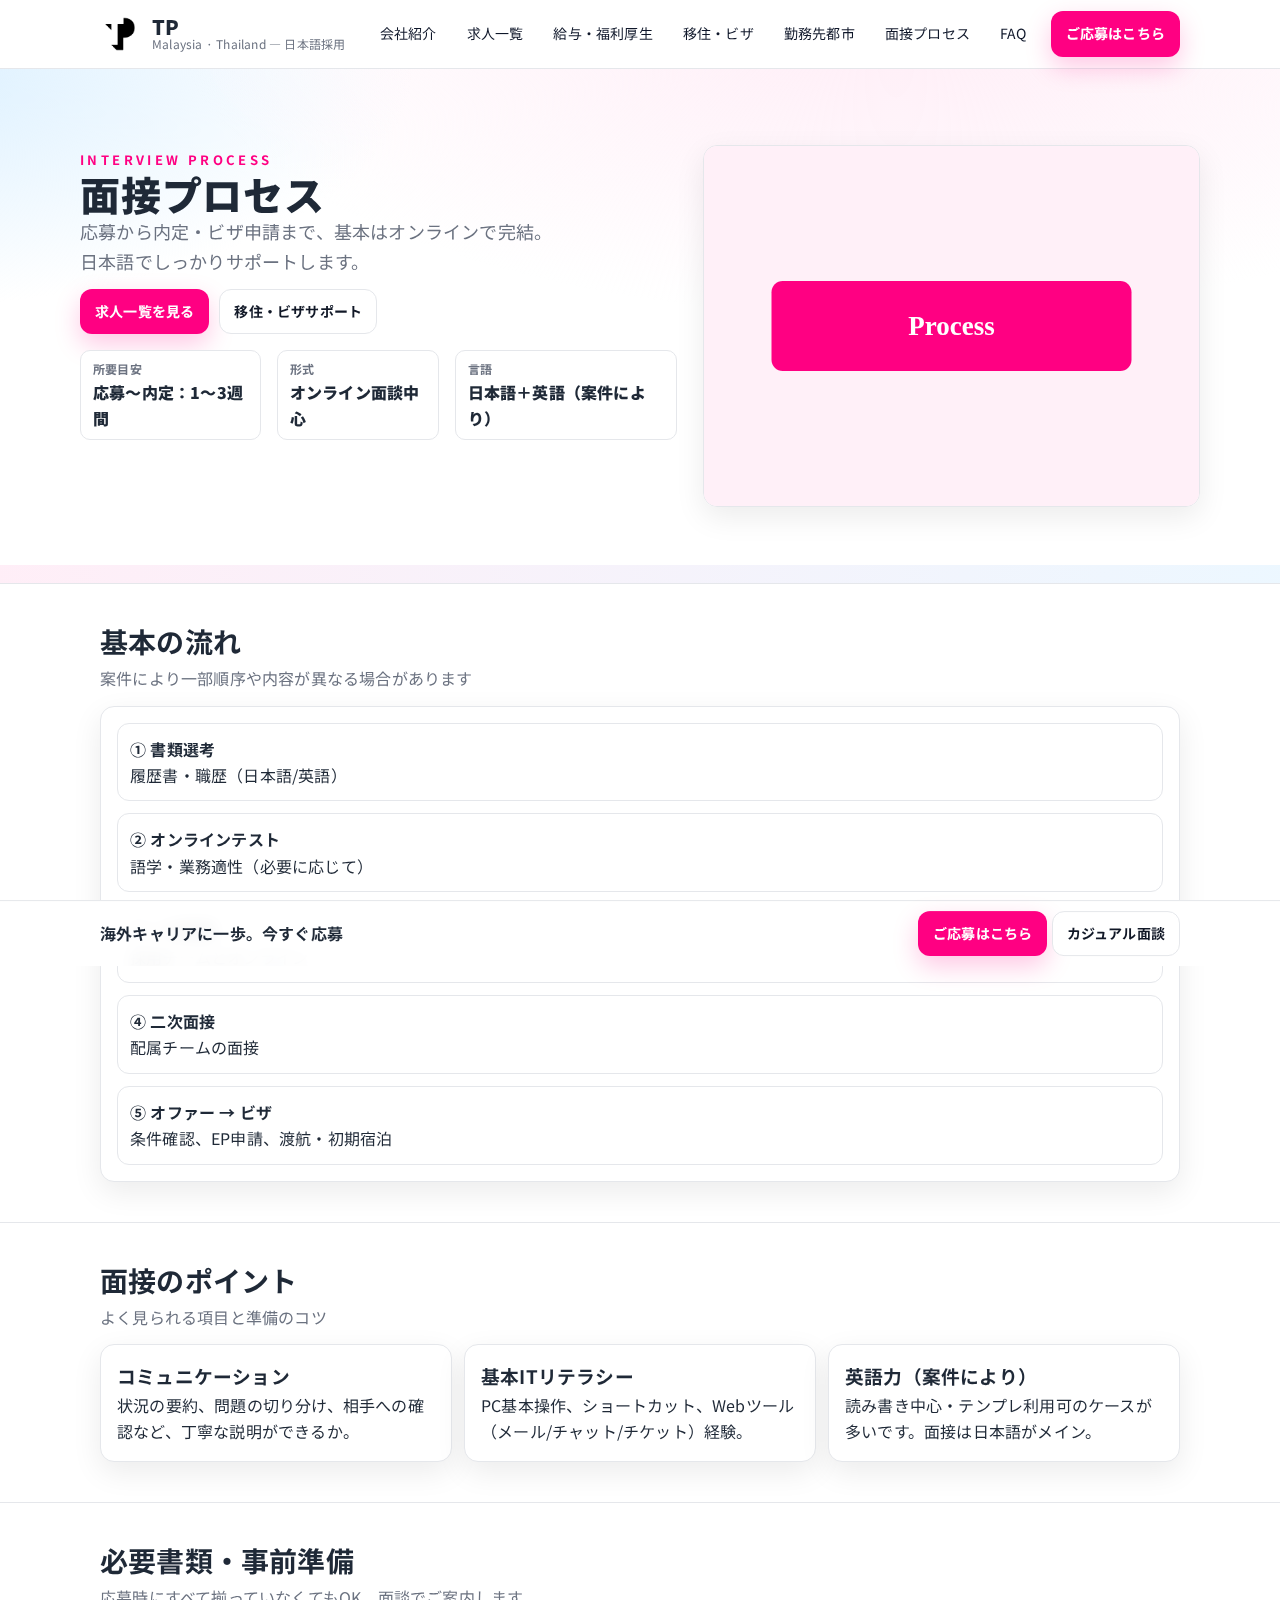
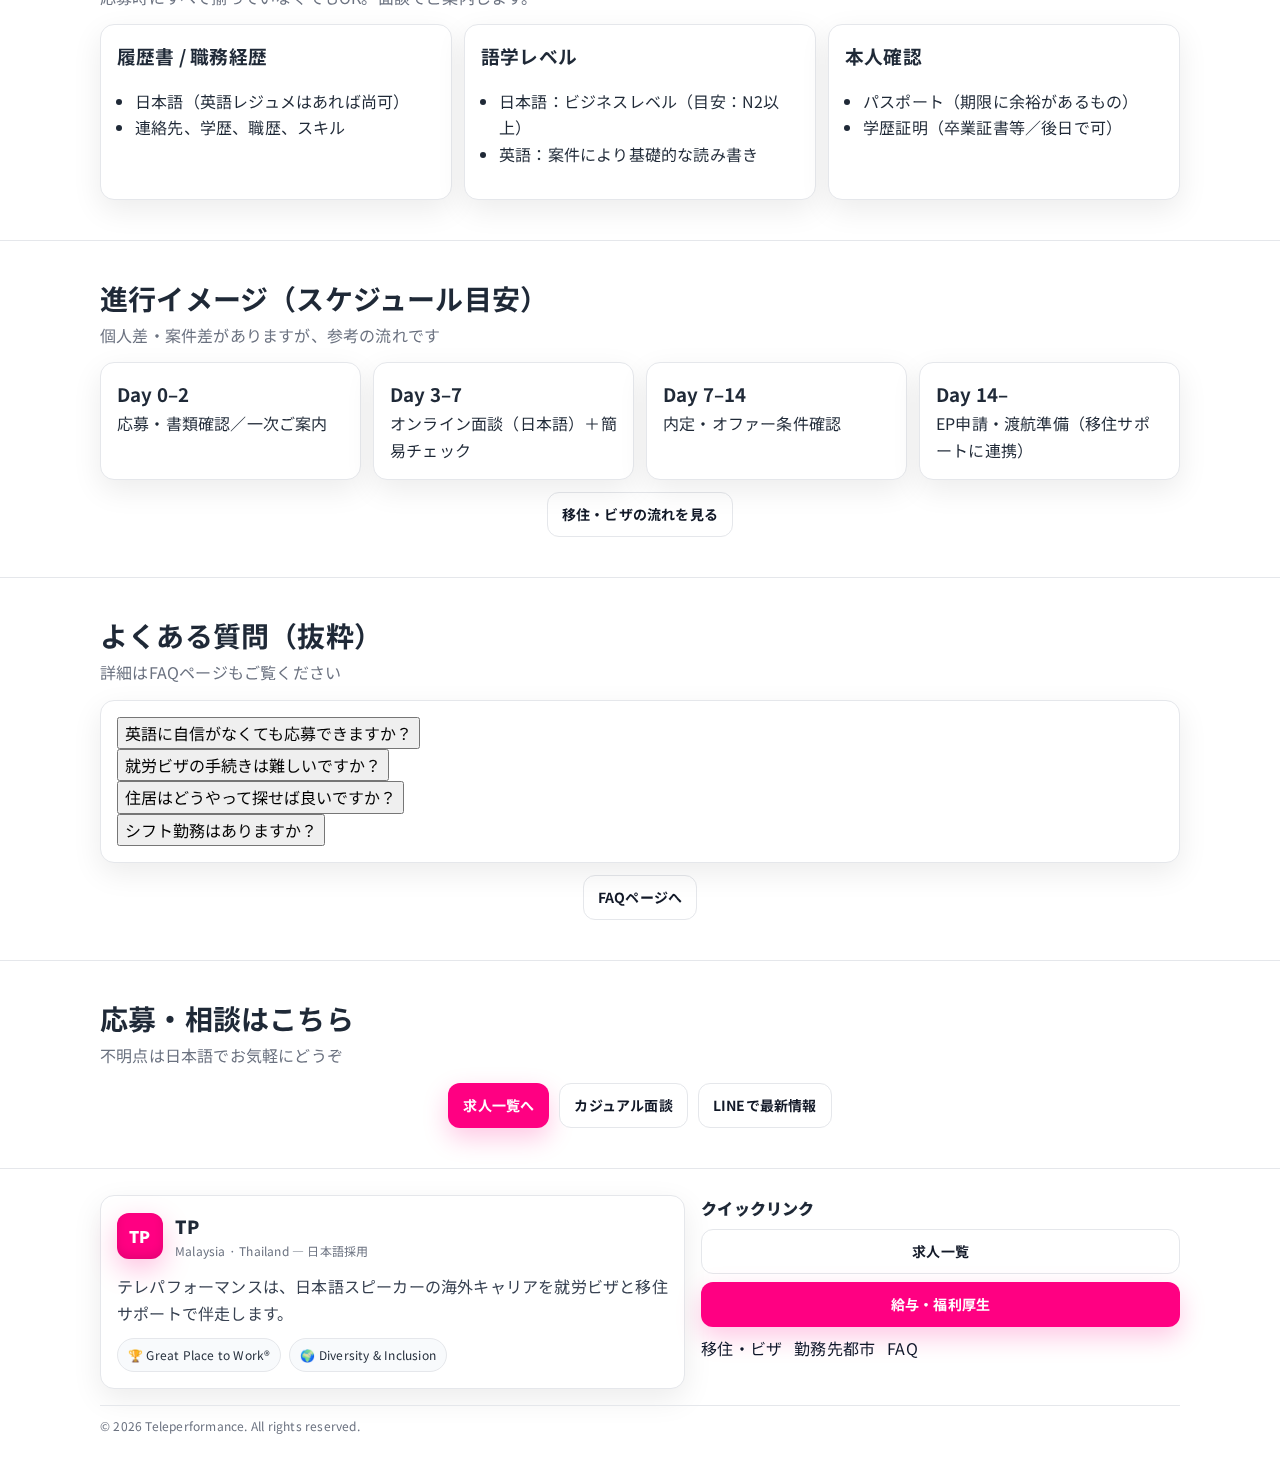
<file: interview-process.html>
<!doctype html>
<html lang="ja" data-lang="jp">
<head>
  <meta charset="utf-8" />
  <meta name="viewport" content="width=device-width, initial-scale=1, viewport-fit=cover" />
  <title>面接プロセス | TP Japan — 暮らすように、海外で働く。</title>
  <meta name="description" content="応募から内定・ビザ申請までの流れを日本語でご案内。オンライン面談、簡単な英語/適性チェック（案件により）、必要書類、所要期間の目安など。" />
  <meta name="theme-color" content="#ff0082" />
  <link rel="preconnect" href="https://fonts.googleapis.com" />
  <link rel="preconnect" href="https://fonts.gstatic.com" crossorigin />
  <link href="https://fonts.googleapis.com/css2?family=Noto+Sans+JP:wght@300;400;500;700;900&display=swap" rel="stylesheet" />
  <link rel="icon" href="photos/TPLogo11.png" type="image/png" />
  <meta property="og:image" content="photos/TPLogo11.png" />
  <link rel="stylesheet" href="assets/styles.css" />
  <link rel="stylesheet" href="assets/overrides.css" />
  <!-- Open Graph -->
  <meta property="og:title" content="面接プロセス | TP Japan — 暮らすように、海外で働く。" />
  <meta property="og:description" content="応募から内定・ビザ申請までの流れ、必要書類、よくある質問をシンプルに解説します。" />
  <meta property="og:type" content="website" />
  <meta property="og:locale" content="ja_JP" />
</head>

<body>
  <a class="visually-hidden" href="#main">メインへスキップ</a>

  <!-- ==================== Header ==================== -->
  <header class="site-header" role="banner">
    <div class="container header-inner">
      <a class="brand" href="index.html" aria-label="TP ホーム">
        <img src="photos/TPLogo11.png" alt="TP ロゴ" class="brand-logo" id="logoImg" />
        <div class="brand-text">
          <div class="t">TP</div>
          <div class="s">Malaysia · Thailand — 日本語採用</div>
        </div>
      </a>

      <nav class="site-nav" aria-label="主ナビゲーション">
        <a href="about-tp.html">会社紹介</a>
        <a href="open-jobs.html">求人一覧</a>
        <a href="salary-and-benefits.html">給与・福利厚生</a>
        <a href="relocation-visa.html">移住・ビザ</a>
        <a href="why-malaysia-thailand.html">勤務先都市</a>
        <a href="interview-process.html" aria-current="page">面接プロセス</a>
        <a href="faq.html">FAQ</a>
      </nav>

      <div class="header-actions">
        <div class="lang-switch" role="group" aria-label="言語切替" style="display:none">
          <button class="btn lang-btn is-active" data-lang="ja" aria-current="true">日本語</button>
          <button class="btn lang-btn" data-lang="en">EN</button>
          <button class="btn lang-btn" data-lang="ko">한국어</button>
        </div>

        <a class="btn primary" target="_blank"
           href="https://careerseng-teleperformance.icims.com/jobs/49026/customer-service-representative---japanese-speaking-%28kl%29/job?mode=job&iis=LANDINGPAGE">
          ご応募はこちら
        </a>

        <button id="menuBtn" class="hamburger" aria-label="メニューを開く" aria-controls="drawer" aria-expanded="false">
          <span></span><span></span><span></span>
        </button>
      </div>
    </div>
  </header>

  <!-- Drawer (mobile) -->
  <div id="scrim" class="scrim" hidden></div>
  <aside id="drawer" class="drawer" aria-hidden="true">
    <header class="drawer-head">
      <strong>TP</strong>
      <button id="closeDrawer" class="btn ghost" aria-label="メニューを閉じる">✕</button>
    </header>
    <nav class="drawer-nav" aria-label="モバイルナビ">
      <a href="index.html" class="d-link">ホーム</a>
      <a href="about-tp.html" class="d-link">会社紹介</a>
      <a href="open-jobs.html" class="d-link">求人一覧</a>
      <a href="salary-and-benefits.html" class="d-link">給与・福利厚生</a>
      <a href="relocation-visa.html" class="d-link">移住・ビザ</a>
      <a href="interview-process.html" class="d-link" aria-current="page">面接プロセス</a>
      <a href="why-malaysia-thailand.html" class="d-link">勤務先都市</a>
      <a href="faq.html" class="d-link">FAQ</a>
      <a href="testimonials.html" class="d-link">社員の声</a>
      <a href="office-environment.html" class="d-link">働く環境</a>
      <a href="career-growth.html" class="d-link">キャリア・語学</a>
      <a href="casual-interview.html" class="d-link">カジュアル面談</a>
    </nav>
    <div class="drawer-foot">
      <a class="btn primary" target="_blank"
         href="https://careerseng-teleperformance.icims.com/jobs/49026/customer-service-representative---japanese-speaking-%28kl%29/job?mode=job&iis=LANDINGPAGE">
        ご応募はこちら
      </a>
    </div>
  </aside>

  <!-- Slide-up Apply Bar -->
  <div class="apply-bar" aria-hidden="true">
    <div class="container apply-bar__inner">
      <span class="apply-bar__text">海外キャリアに一歩。今すぐ応募</span>
      <div class="apply-bar__actions">
        <a class="btn primary" target="_blank"
           href="https://careerseng-teleperformance.icims.com/jobs/49026/customer-service-representative---japanese-speaking-%28kl%29/job?mode=job&iis=LANDINGPAGE">ご応募はこちら</a>
        <a class="btn ghost" target="_blank" href="https://forms.office.com/e/2UvpbweQww">カジュアル面談</a>
      </div>
    </div>
  </div>

  <main id="main">
    <!-- ==================== HERO ==================== -->
    <section class="hero">
      <div class="container hero-inner">
        <div class="hero-copy">
          <p class="eyebrow">Interview Process</p>
          <h1 class="hero-title">面接プロセス</h1>
          <p class="lead">
            応募から内定・ビザ申請まで、基本はオンラインで完結。<br />
            日本語でしっかりサポートします。
          </p>
          <div class="hero-ctas">
            <a class="btn primary" href="open-jobs.html">求人一覧を見る</a>
            <a class="btn ghost" href="relocation-visa.html">移住・ビザサポート</a>
          </div>
          <ul class="stats" aria-label="Quick facts">
            <li class="stat"><strong>所要目安</strong><span>応募〜内定：1〜3週間</span></li>
            <li class="stat"><strong>形式</strong><span>オンライン面談中心</span></li>
            <li class="stat"><strong>言語</strong><span>日本語＋英語（案件により）</span></li>
          </ul>
        </div>
        <div class="hero-media">
          <img id="heroCover"
               alt="Interview Process"
               src="data:image/svg+xml,%3Csvg xmlns='http://www.w3.org/2000/svg' viewBox='0 0 440 320'%3E%3Crect fill='%23fff0f8' width='440' height='320'/%3E%3Crect fill='%23ff0082' rx='10' ry='10' x='60' y='120' width='320' height='80'/%3E%3Ctext x='220' y='168' text-anchor='middle' fill='white' font-size='24' font-weight='bold'%3EProcess%3C/text%3E%3C/svg%3E" />
        </div>
      </div>
      <div class="hero-bg"></div>
    </section>

    <!-- ==================== 基本の流れ（動的） ==================== -->
    <section id="process-flow">
      <div class="container">
        <div class="section-head">
          <h2 class="h2">基本の流れ</h2>
          <p class="h2-sub">案件により一部順序や内容が異なる場合があります</p>
        </div>

        <div class="card reveal">
          <ol class="timeline" id="processList">
            <!-- window.CONTENT.jp.processSteps から生成 / フォールバックあり -->
          </ol>
        </div>
      </div>
    </section>

    <!-- ==================== 面接のポイント ==================== -->
    <section id="interview-tips">
      <div class="container">
        <div class="section-head">
          <h2 class="h2">面接のポイント</h2>
          <p class="h2-sub">よく見られる項目と準備のコツ</p>
        </div>

        <div class="grid cols-3 cols-1-sm">
          <article class="card reveal">
            <h3 class="u-mt0">コミュニケーション</h3>
            <p class="subtle">状況の要約、問題の切り分け、相手への確認など、丁寧な説明ができるか。</p>
          </article>
          <article class="card reveal">
            <h3 class="u-mt0">基本ITリテラシー</h3>
            <p class="subtle">PC基本操作、ショートカット、Webツール（メール/チャット/チケット）経験。</p>
          </article>
          <article class="card reveal">
            <h3 class="u-mt0">英語力（案件により）</h3>
            <p class="subtle">読み書き中心・テンプレ利用可のケースが多いです。面接は日本語がメイン。</p>
          </article>
        </div>
      </div>
    </section>

    <!-- ==================== 必要書類 / 事前準備 ==================== -->
    <section id="requirements">
      <div class="container">
        <div class="section-head">
          <h2 class="h2">必要書類・事前準備</h2>
          <p class="h2-sub">応募時にすべて揃っていなくてもOK。面談でご案内します。</p>
        </div>

        <div class="grid cols-3 cols-1-sm">
          <article class="card reveal">
            <h3 class="u-mt0">履歴書 / 職務経歴</h3>
            <ul class="subtle" style="padding-left:18px">
              <li>日本語（英語レジュメはあれば尚可）</li>
              <li>連絡先、学歴、職歴、スキル</li>
            </ul>
          </article>
          <article class="card reveal">
            <h3 class="u-mt0">語学レベル</h3>
            <ul class="subtle" style="padding-left:18px">
              <li>日本語：ビジネスレベル（目安：N2以上）</li>
              <li>英語：案件により基礎的な読み書き</li>
            </ul>
          </article>
          <article class="card reveal">
            <h3 class="u-mt0">本人確認</h3>
            <ul class="subtle" style="padding-left:18px">
              <li>パスポート（期限に余裕があるもの）</li>
              <li>学歴証明（卒業証書等／後日で可）</li>
            </ul>
          </article>
        </div>
      </div>
    </section>

    <!-- ==================== 進行イメージ（目安） ==================== -->
    <section id="timeline">
      <div class="container">
        <div class="section-head">
          <h2 class="h2">進行イメージ（スケジュール目安）</h2>
          <p class="h2-sub">個人差・案件差がありますが、参考の流れです</p>
        </div>

        <div class="grid cols-4 cols-2-md cols-1-sm">
          <div class="card reveal">
            <h3 class="u-mt0">Day 0–2</h3>
            <p class="subtle">応募・書類確認／一次ご案内</p>
          </div>
          <div class="card reveal">
            <h3 class="u-mt0">Day 3–7</h3>
            <p class="subtle">オンライン面談（日本語）＋簡易チェック</p>
          </div>
          <div class="card reveal">
            <h3 class="u-mt0">Day 7–14</h3>
            <p class="subtle">内定・オファー条件確認</p>
          </div>
          <div class="card reveal">
            <h3 class="u-mt0">Day 14–</h3>
            <p class="subtle">EP申請・渡航準備（移住サポートに連携）</p>
          </div>
        </div>

        <div class="u-center u-mt12">
          <a class="btn ghost" href="relocation-visa.html">移住・ビザの流れを見る</a>
        </div>
      </div>
    </section>

    <!-- ==================== よくある質問（抜粋） ==================== -->
    <section id="mini-faq">
      <div class="container">
        <div class="section-head">
          <h2 class="h2">よくある質問（抜粋）</h2>
          <p class="h2-sub">詳細はFAQページもご覧ください</p>
        </div>

        <div class="card faq reveal" id="faqList">
          <!-- app.js が全体で使うIDと揃えています（任意で差し替え） -->
        </div>

        <div class="u-center u-mt12">
          <a class="btn ghost" href="faq.html">FAQページへ</a>
        </div>
      </div>
    </section>

    <!-- ==================== CTA ==================== -->
    <section id="cta-apply">
      <div class="container">
        <div class="section-head">
          <h2 class="h2">応募・相談はこちら</h2>
          <p class="h2-sub">不明点は日本語でお気軽にどうぞ</p>
        </div>

        <div class="u-center" style="display:flex;gap:10px;justify-content:center;flex-wrap:wrap">
          <a class="btn primary" href="open-jobs.html">求人一覧へ</a>
          <a class="btn ghost" target="_blank" href="https://forms.office.com/e/2UvpbweQww">カジュアル面談</a>
          <a class="btn ghost" target="_blank" href="https://line.me/R/ti/p/@286nmdsd?from=page&searchId=286nmdsd">LINEで最新情報</a>
        </div>
      </div>
    </section>

    <!-- ==================== Footer ==================== -->
    <footer class="site-footer site-footer--brandcard">
      <div class="container">
        <div class="f-brandcard card">
          <div class="f-brandcard__head">
            <div class="f-brandcard__mark" aria-hidden="true">TP</div>
            <div class="f-brandcard__titlewrap">
              <div class="f-brandcard__title">TP</div>
              <div class="f-brandcard__sub">Malaysia · Thailand — 日本語採用</div>
            </div>
          </div>
          <p class="f-brandcard__desc">テレパフォーマンスは、日本語スピーカーの海外キャリアを就労ビザと移住サポートで伴走します。</p>
          <div class="f-badges">
            <span class="pill">🏆 Great Place to Work®</span>
            <span class="pill">🌍 Diversity &amp; Inclusion</span>
          </div>
        </div>

        <div class="f-quick">
          <h4 class="f-quick__title">クイックリンク</h4>
          <div class="f-quick__buttons">
            <a href="open-jobs.html" class="btn ghost" style="width:100%;">求人一覧</a>
            <a href="salary-and-benefits.html" class="btn primary" style="width:100%;">給与・福利厚生</a>
          </div>
          <div class="f-quick__links">
            <a href="relocation-visa.html">移住・ビザ</a>
            <a href="why-malaysia-thailand.html">勤務先都市</a>
            <a href="faq.html">FAQ</a>
          </div>
        </div>

        <div class="f-copy">
          © <span id="year"></span> Teleperformance. All rights reserved.
        </div>
      </div>
    </footer>

    <!-- Floating buttons -->
    <div id="floatBar" class="float-bar" aria-hidden="false">
      <button id="toTopBtn" class="to-top" type="button" aria-label="ページ上部へ">↑</button>
      <a class="btn primary apply-float" target="_blank" rel="noopener"
         href="https://careerseng-teleperformance.icims.com/jobs/49026/customer-service-representative---japanese-speaking-%28kl%29/job?mode=job&iis=LANDINGPAGE">
        ご応募はこちら
      </a>
    </div>
  </main>

  <noscript><div class="noscript">JavaScript を有効にすると表示がより快適になります。</div></noscript>

  <!-- ==================== JS ==================== -->
  <script src="assets/translations.js" defer></script>
  <script src="assets/app.js" defer></script>
  <script src="assets/enhancements.js" defer></script>

  <!-- Page bootstrap: process + mini FAQ (CONTENT から取得、なければフォールバック) -->
  <script>
  (function () {
    const $  = (s, r=document) => r.querySelector(s);
    const $$ = (s, r=document) => Array.from(r.querySelectorAll(s));

    // ---- Process steps ----
    const steps = (window.CONTENT && window.CONTENT.jp && window.CONTENT.jp.processSteps) || [];
    const list  = $("#processList");
    if (list) {
      const fallback = [
        "応募フォーム送信",
        "オンライン面談（日本語）",
        "英語・適性チェック（案件により）",
        "内定・オファー説明",
        "ビザ申請・渡航準備"
      ];
      const data = Array.isArray(steps) && steps.length ? steps : fallback;
      list.innerHTML = "";
      data.forEach((t, i) => {
        const li = document.createElement("li");
        li.className = "timeline__item";
        li.innerHTML = `
          <div class="timeline__num">${i + 1}</div>
          <div class="timeline__body">
            <h4 class="u-mt0">${t}</h4>
            <p class="subtle">詳細は担当より日本語でご案内します。</p>
          </div>
        `;
        list.appendChild(li);
      });
    }

    // ---- Mini FAQ (re-use global CONTENT.jp.faq) ----
    const faqWrap = $("#faqList");
    if (faqWrap) {
      const faqs = (window.CONTENT && window.CONTENT.jp && window.CONTENT.jp.faq) || [];
      const fallback = [
        { q: "英語はどのくらい必要？", a: "案件により異なります。読み書き中心のケースが多いです。" },
        { q: "オンラインで完結しますか？", a: "面談〜内定まで基本はオンラインで進みます。" }
      ];
      const items = Array.isArray(faqs) && faqs.length ? faqs : fallback;
      faqWrap.innerHTML = items.map(f => `
        <details class="faq__item">
          <summary class="faq__q">${f.q}</summary>
          <div class="faq__a">${f.a}</div>
        </details>
      `).join("");
    }
  })();
  </script>
</body>
</html>
</file>
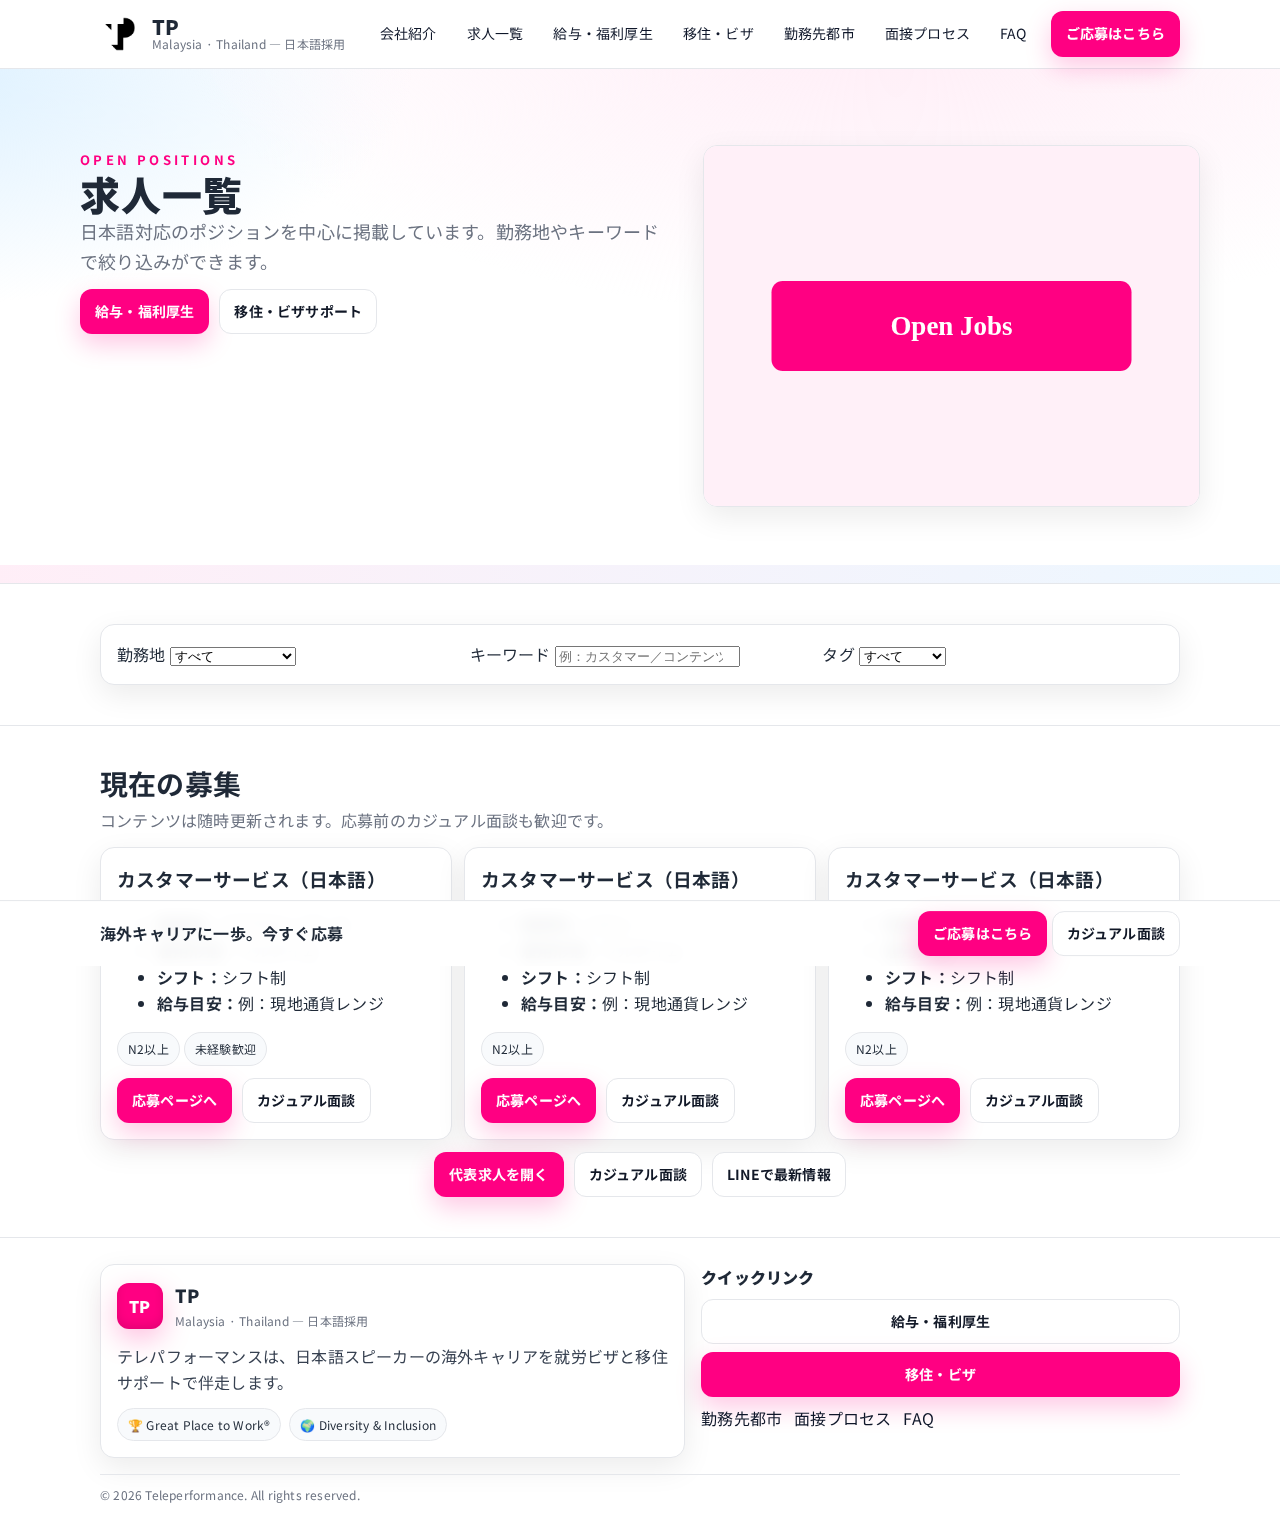
<file: open-jobs.html>
<!doctype html>
<html lang="ja" data-lang="jp">
<head>
  <meta charset="utf-8" />
  <meta name="viewport" content="width=device-width, initial-scale=1, viewport-fit=cover" />
  <title>求人一覧 | TP Japan — 暮らすように、海外で働く。</title>
  <meta name="description" content="現在募集中の日本語ポジション一覧。勤務地（KL/ペナン/バンコク）、雇用形態、応募リンクなど。" />
  <meta name="theme-color" content="#ff0082" />
  <link rel="preconnect" href="https://fonts.googleapis.com" />
  <link rel="preconnect" href="https://fonts.gstatic.com" crossorigin />
  <link href="https://fonts.googleapis.com/css2?family=Noto+Sans+JP:wght@300;400;500;700;900&display=swap" rel="stylesheet" />
  <link rel="icon" href="photos/TPLogo11.png" type="image/png" />
  <meta property="og:image" content="photos/TPLogo11.png" />
  <link rel="stylesheet" href="assets/styles.css" />
  <link rel="stylesheet" href="assets/overrides.css" />
  <!-- Open Graph -->
  <meta property="og:title" content="求人一覧 | TP Japan — 暮らすように、海外で働く。" />
  <meta property="og:description" content="日本語スピーカー向けの最新求人を掲載しています。" />
  <meta property="og:type" content="website" />
  <meta property="og:locale" content="ja_JP" />
</head>

<body>
  <a class="visually-hidden" href="#main">メインへスキップ</a>

  <header class="site-header" role="banner">
    <div class="container header-inner">
      <a class="brand" href="index.html" aria-label="TP ホーム">
        <img src="photos/TPLogo11.png" alt="TP ロゴ" class="brand-logo" id="logoImg" />
        <div class="brand-text">
          <div class="t">TP</div>
          <div class="s">Malaysia · Thailand — 日本語採用</div>
        </div>
      </a>

      <nav class="site-nav" aria-label="主ナビゲーション">
        <a href="about-tp.html">会社紹介</a>
        <a href="open-jobs.html" aria-current="page">求人一覧</a>
        <a href="salary-and-benefits.html">給与・福利厚生</a>
        <a href="relocation-visa.html">移住・ビザ</a>
        <a href="why-malaysia-thailand.html">勤務先都市</a>
        <a href="interview-process.html">面接プロセス</a>
        <a href="faq.html">FAQ</a>
      </nav>

      <div class="header-actions">
        <div class="lang-switch" role="group" aria-label="言語切替" style="display:none">
          <button class="btn lang-btn is-active" data-lang="ja" aria-current="true">日本語</button>
          <button class="btn lang-btn" data-lang="en">EN</button>
          <button class="btn lang-btn" data-lang="ko">한국어</button>
        </div>

        <a class="btn primary" target="_blank"
           href="https://careerseng-teleperformance.icims.com/jobs/49026/customer-service-representative---japanese-speaking-%28kl%29/job?mode=job&iis=LANDINGPAGE">
          ご応募はこちら
        </a>

        <button id="menuBtn" class="hamburger" aria-label="メニューを開く" aria-controls="drawer" aria-expanded="false">
          <span></span><span></span><span></span>
        </button>
      </div>
    </div>
  </header>

  <div id="scrim" class="scrim" hidden></div>
  <aside id="drawer" class="drawer" aria-hidden="true">
    <header class="drawer-head">
      <strong>TP</strong>
      <button id="closeDrawer" class="btn ghost" aria-label="メニューを閉じる">✕</button>
    </header>
    <nav class="drawer-nav" aria-label="モバイルナビ">
      <a href="index.html" class="d-link">ホーム</a>
      <a href="about-tp.html" class="d-link">会社紹介</a>
      <a href="open-jobs.html" class="d-link" aria-current="page">求人一覧</a>
      <a href="salary-and-benefits.html" class="d-link">給与・福利厚生</a>
      <a href="relocation-visa.html" class="d-link">移住・ビザ</a>
      <a href="interview-process.html" class="d-link">面接プロセス</a>
      <a href="why-malaysia-thailand.html" class="d-link">勤務先都市</a>
      <a href="faq.html" class="d-link">FAQ</a>
      <a href="testimonials.html" class="d-link">社員の声</a>
      <a href="office-environment.html" class="d-link">働く環境</a>
      <a href="career-growth.html" class="d-link">キャリア・語学</a>
      <a href="casual-interview.html" class="d-link">カジュアル面談</a>
    </nav>
    <div class="drawer-foot">
      <a class="btn primary" target="_blank"
         href="https://careerseng-teleperformance.icims.com/jobs/49026/customer-service-representative---japanese-speaking-%28kl%29/job?mode=job&iis=LANDINGPAGE">
        ご応募はこちら
      </a>
    </div>
  </aside>

  <div class="apply-bar" aria-hidden="true">
    <div class="container apply-bar__inner">
      <span class="apply-bar__text">海外キャリアに一歩。今すぐ応募</span>
      <div class="apply-bar__actions">
        <a class="btn primary" target="_blank"
           href="https://careerseng-teleperformance.icims.com/jobs/49026/customer-service-representative---japanese-speaking-%28kl%29/job?mode=job&iis=LANDINGPAGE">ご応募はこちら</a>
        <a class="btn ghost" target="_blank" href="https://forms.office.com/e/2UvpbweQww">カジュアル面談</a>
      </div>
    </div>
  </div>

  <main id="main">
    <!-- HERO -->
    <section class="hero">
      <div class="container hero-inner">
        <div class="hero-copy">
          <p class="eyebrow">Open Positions</p>
          <h1 class="hero-title">求人一覧</h1>
          <p class="lead">日本語対応のポジションを中心に掲載しています。勤務地やキーワードで絞り込みができます。</p>
          <div class="hero-ctas">
            <a class="btn primary" href="salary-and-benefits.html">給与・福利厚生</a>
            <a class="btn ghost" href="relocation-visa.html">移住・ビザサポート</a>
          </div>
        </div>
        <div class="hero-media">
          <img id="heroCover"
               alt="Open Jobs"
               src="data:image/svg+xml,%3Csvg xmlns='http://www.w3.org/2000/svg' viewBox='0 0 440 320'%3E%3Crect fill='%23fff0f8' width='440' height='320'/%3E%3Crect fill='%23ff0082' rx='10' ry='10' x='60' y='120' width='320' height='80'/%3E%3Ctext x='220' y='168' text-anchor='middle' fill='white' font-size='24' font-weight='bold'%3EOpen Jobs%3C/text%3E%3C/svg%3E" />
        </div>
      </div>
      <div class="hero-bg"></div>
    </section>

    <!-- Filters -->
    <section id="filters">
      <div class="container">
        <div class="card">
          <div class="grid cols-3 cols-1-sm">
            <div>
              <label class="subtle" for="filterLocation">勤務地</label>
              <select id="filterLocation">
                <option value="">すべて</option>
                <option>クアラルンプール</option>
                <option>ペナン</option>
                <option>バンコク</option>
              </select>
            </div>
            <div>
              <label class="subtle" for="filterKeyword">キーワード</label>
              <input id="filterKeyword" type="search" placeholder="例：カスタマー／コンテンツ／テクサポ" />
            </div>
            <div>
              <label class="subtle" for="filterTag">タグ</label>
              <select id="filterTag">
                <option value="">すべて</option>
                <option value="N2以上">N2以上</option>
                <option value="未経験歓迎">未経験歓迎</option>
                <option value="シフト制">シフト制</option>
              </select>
            </div>
          </div>
        </div>
      </div>
    </section>

    <!-- Jobs Grid -->
    <section id="jobs">
      <div class="container">
        <div class="section-head">
          <h2 class="h2">現在の募集</h2>
          <p class="h2-sub">コンテンツは随時更新されます。応募前のカジュアル面談も歓迎です。</p>
        </div>

        <div id="jobsGrid" class="grid cols-3 cols-2-md cols-1-sm">
          <!-- populated below -->
        </div>

        <div class="u-center u-mt12" style="display:flex;gap:10px;justify-content:center;flex-wrap:wrap">
          <a class="btn primary" target="_blank"
             href="https://careerseng-teleperformance.icims.com/jobs/49026/customer-service-representative---japanese-speaking-%28kl%29/job?mode=job&iis=LANDINGPAGE">代表求人を開く</a>
          <a class="btn ghost" target="_blank" href="https://forms.office.com/e/2UvpbweQww">カジュアル面談</a>
          <a class="btn ghost" target="_blank" href="https://line.me/R/ti/p/@286nmdsd?from=page&searchId=286nmdsd">LINEで最新情報</a>
        </div>
      </div>
    </section>

    <!-- Footer -->
    <footer class="site-footer site-footer--brandcard">
      <div class="container">
        <div class="f-brandcard card">
          <div class="f-brandcard__head">
            <div class="f-brandcard__mark" aria-hidden="true">TP</div>
            <div class="f-brandcard__titlewrap">
              <div class="f-brandcard__title">TP</div>
              <div class="f-brandcard__sub">Malaysia · Thailand — 日本語採用</div>
            </div>
          </div>
          <p class="f-brandcard__desc">テレパフォーマンスは、日本語スピーカーの海外キャリアを就労ビザと移住サポートで伴走します。</p>
          <div class="f-badges">
            <span class="pill">🏆 Great Place to Work®</span>
            <span class="pill">🌍 Diversity &amp; Inclusion</span>
          </div>
        </div>

        <div class="f-quick">
          <h4 class="f-quick__title">クイックリンク</h4>
          <div class="f-quick__buttons">
            <a href="salary-and-benefits.html" class="btn ghost" style="width:100%;">給与・福利厚生</a>
            <a href="relocation-visa.html" class="btn primary" style="width:100%;">移住・ビザ</a>
          </div>
          <div class="f-quick__links">
            <a href="why-malaysia-thailand.html">勤務先都市</a>
            <a href="interview-process.html">面接プロセス</a>
            <a href="faq.html">FAQ</a>
          </div>
        </div>

        <div class="f-copy">
          © <span id="year"></span> Teleperformance. All rights reserved.
        </div>
      </div>
    </footer>

    <div id="floatBar" class="float-bar" aria-hidden="false">
      <button id="toTopBtn" class="to-top" type="button" aria-label="ページ上部へ">↑</button>
      <a class="btn primary apply-float" target="_blank" rel="noopener"
         href="https://careerseng-teleperformance.icims.com/jobs/49026/customer-service-representative---japanese-speaking-%28kl%29/job?mode=job&iis=LANDINGPAGE">
        ご応募はこちら
      </a>
    </div>
  </main>

  <noscript><div class="noscript">JavaScript を有効にすると表示がより快適になります。</div></noscript>

  <script src="assets/translations.js" defer></script>
  <script src="assets/app.js" defer></script>
  <script src="assets/enhancements.js" defer></script>

  <!-- Page bootstrap: render jobs from CONTENT.jp.jobs (with safe fallback) -->
  <script>
  (function(){
    const $ = (s, r=document) => r.querySelector(s);
    const grid = $("#jobsGrid");
    if (!grid) return;

    function card(j){
      const tags = (j.tags || []).map(t => `<span class="pill">${t}</span>`).join(" ");
      const link = j.link && j.link !== "#" ? j.link :
        "https://careerseng-teleperformance.icims.com/jobs/49026/customer-service-representative---japanese-speaking-%28kl%29/job?mode=job&iis=LANDINGPAGE";
      return `
        <article class="card job-card" data-loc="${j.location || ''}" data-tags="${(j.tags||[]).join(',')}">
          <h3 class="u-mt0">${j.title || "日本語ポジション"}</h3>
          <ul class="subtle job-meta">
            <li><strong>勤務地：</strong>${j.location || "-"}</li>
            <li><strong>雇用形態：</strong>${j.type || "フルタイム"}</li>
            <li><strong>シフト：</strong>${j.shift || "-"}</li>
            <li><strong>給与目安：</strong>${j.range || "案件により"}</li>
          </ul>
          <div class="job-tags">${tags}</div>
          <div class="u-mt12" style="display:flex;gap:10px;flex-wrap:wrap">
            <a class="btn primary" target="_blank" rel="noopener" href="${link}">応募ページへ</a>
            <a class="btn ghost" target="_blank" rel="noopener" href="https://forms.office.com/e/2UvpbweQww">カジュアル面談</a>
          </div>
        </article>
      `;
    }

    const jobs = (window.CONTENT && window.CONTENT.jp && window.CONTENT.jp.jobs) || [];
    const data = Array.isArray(jobs) && jobs.length ? jobs : [
      { title:"カスタマーサービス（日本語）", location:"クアラルンプール", type:"フルタイム", shift:"シフト制", range:"例：現地通貨レンジ", tags:["N2以上","未経験歓迎"] },
      { title:"カスタマーサービス（日本語）", location:"ペナン", type:"フルタイム", shift:"シフト制", range:"例：現地通貨レンジ", tags:["N2以上"] },
      { title:"カスタマーサービス（日本語）", location:"バンコク", type:"フルタイム", shift:"シフト制", range:"例：現地通貨レンジ", tags:["N2以上"] }
    ];

    grid.innerHTML = data.map(card).join("");

    // Simple filters
    const fLoc = $("#filterLocation");
    const fKey = $("#filterKeyword");
    const fTag = $("#filterTag");

    function applyFilters(){
      const loc = (fLoc && fLoc.value) || "";
      const key = (fKey && fKey.value.trim().toLowerCase()) || "";
      const tag = (fTag && fTag.value) || "";

      grid.querySelectorAll(".job-card").forEach(card => {
        const txt = card.textContent.toLowerCase();
        const okLoc = !loc || card.getAttribute("data-loc") === loc;
        const okKey = !key || txt.includes(key);
        const tags = (card.getAttribute("data-tags") || "").split(",");
        const okTag = !tag || tags.includes(tag);
        card.style.display = (okLoc && okKey && okTag) ? "" : "none";
      });
    }
    [fLoc, fKey, fTag].forEach(el => el && el.addEventListener("input", applyFilters));
  })();
  </script>
</body>
</html>
</file>
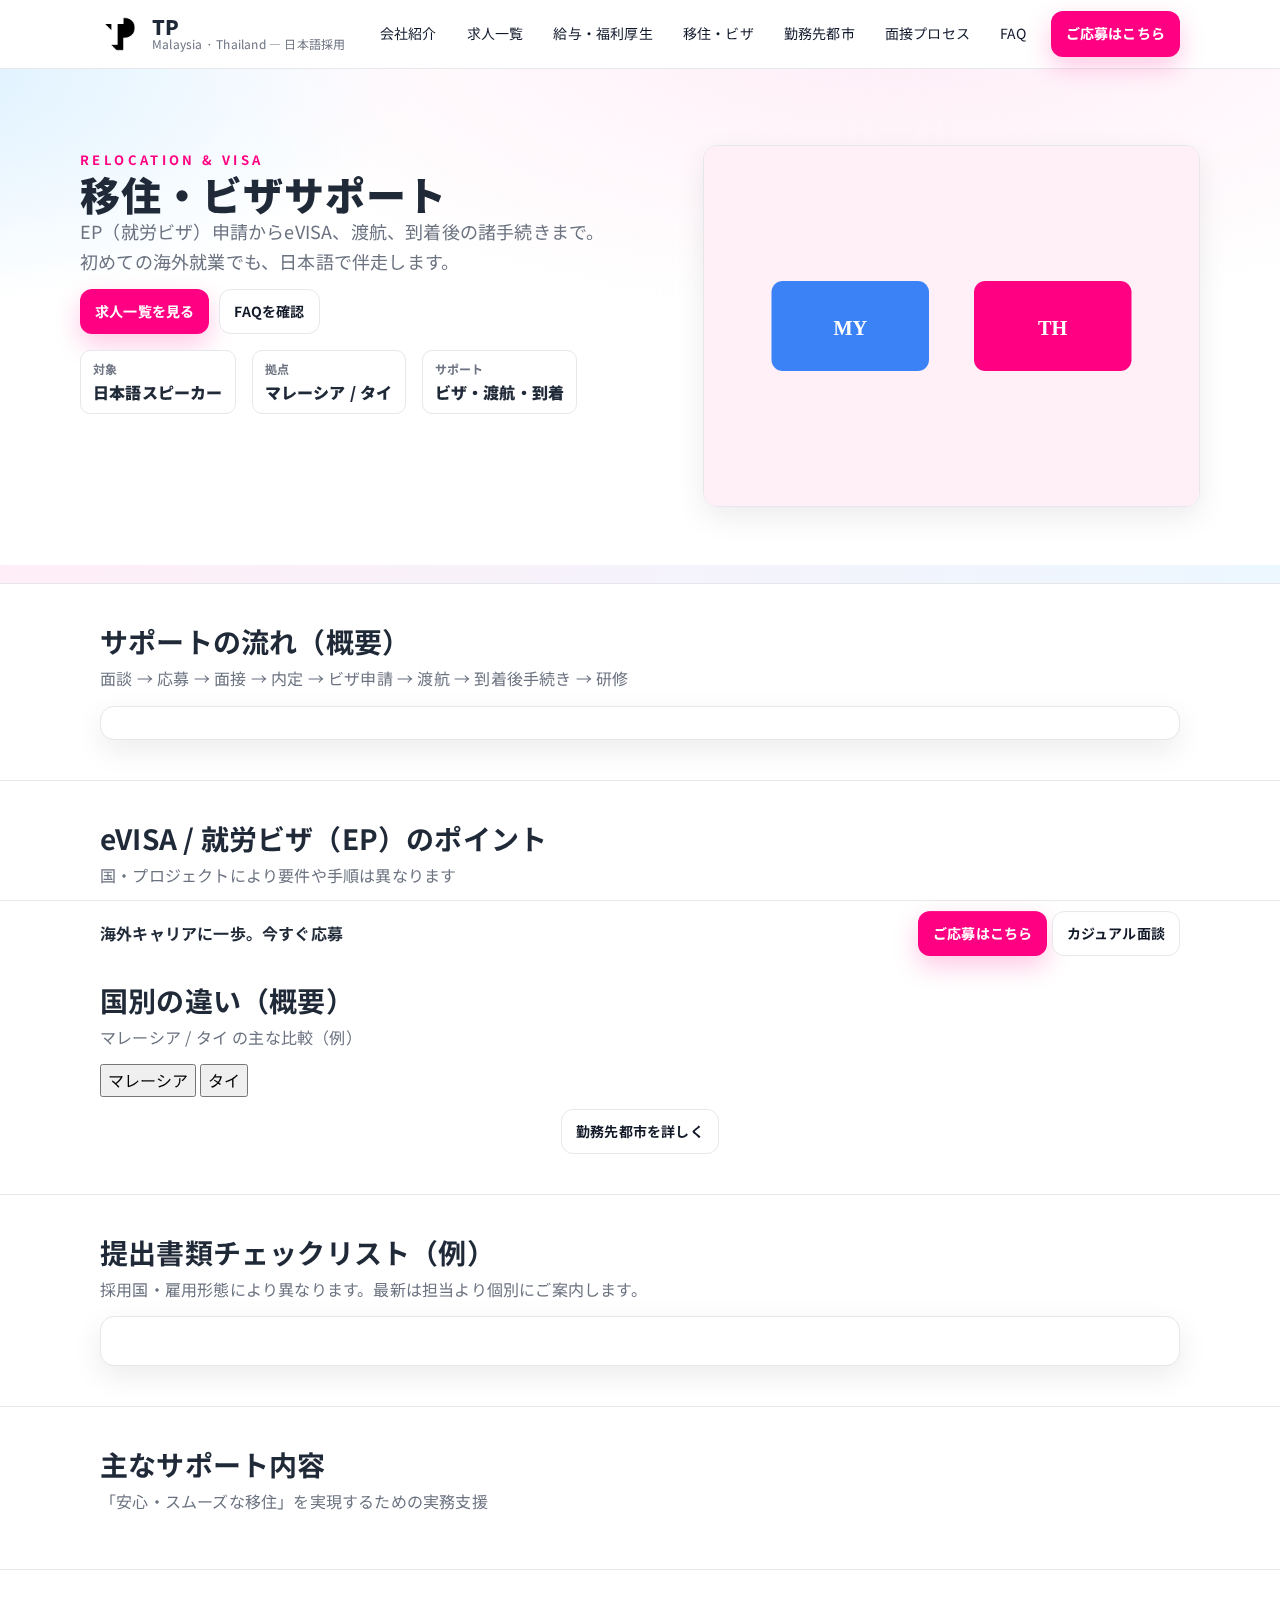
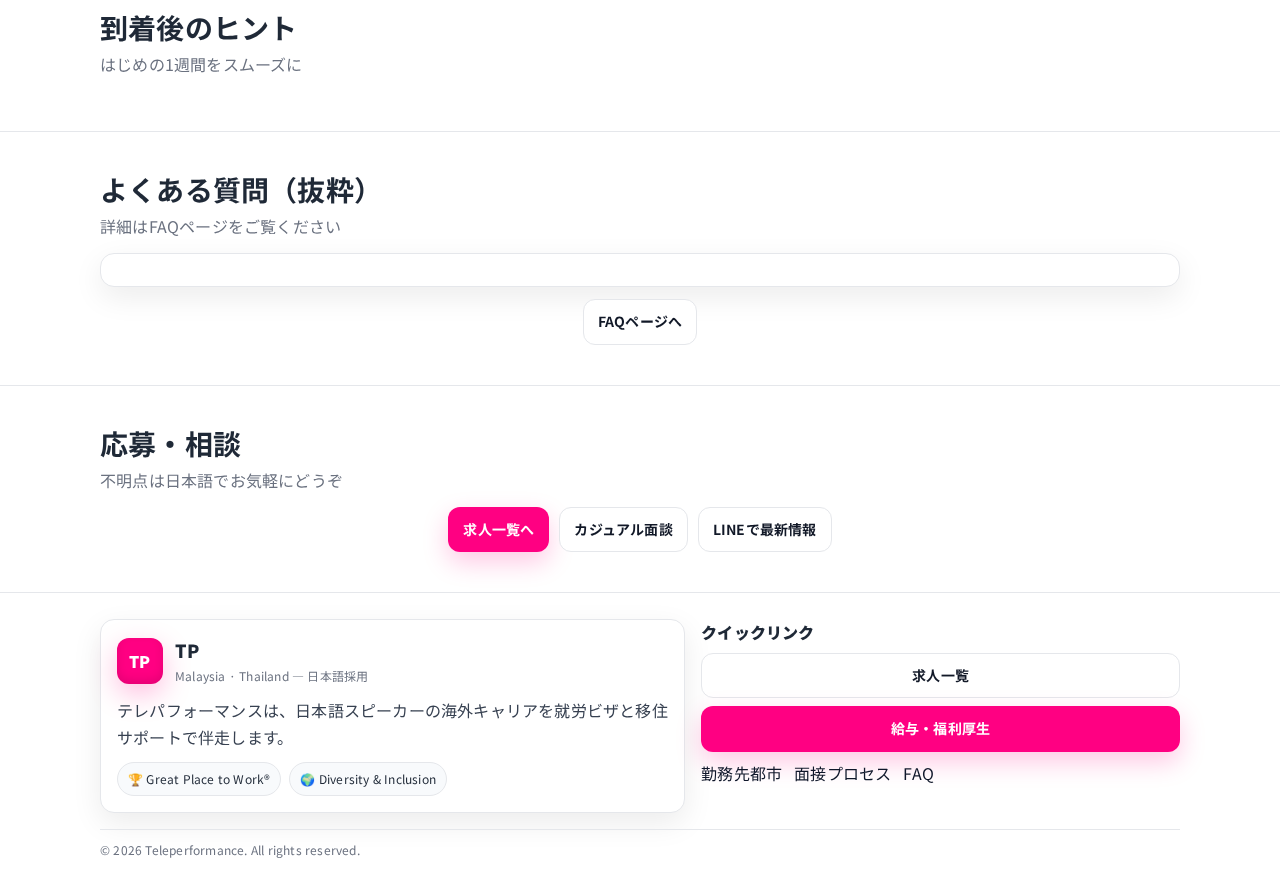
<file: relocation-visa.html>
<!doctype html>
<html lang="ja" data-lang="jp">
<head>
  <meta charset="utf-8" />
  <meta name="viewport" content="width=device-width, initial-scale=1, viewport-fit=cover" />
  <title>移住・ビザサポート | TP Japan — 暮らすように、海外で働く。</title>
  <meta name="description" content="就労ビザ（EP）申請からeVISA、渡航、到着後手続きまで。マレーシア/タイでの移住サポートの流れ・チェックリスト・FAQをご案内します。" />
  <meta name="theme-color" content="#ff0082" />
  <link rel="preconnect" href="https://fonts.googleapis.com" />
  <link rel="preconnect" href="https://fonts.gstatic.com" crossorigin />
  <link href="https://fonts.googleapis.com/css2?family=Noto+Sans+JP:wght@300;400;500;700;900&display=swap" rel="stylesheet" />
  <link rel="icon" href="photos/TPLogo11.png" type="image/png" />
  <meta property="og:image" content="photos/TPLogo11.png" />
  <link rel="stylesheet" href="assets/styles.css" />
  <link rel="stylesheet" href="assets/overrides.css" />
  <!-- Open Graph -->
  <meta property="og:title" content="移住・ビザサポート | TP Japan — 暮らすように、海外で働く。" />
  <meta property="og:description" content="EP/eVISA、片道航空券、到着後ホテル、各種手続きなどのサポート内容と流れ。" />
  <meta property="og:type" content="website" />
  <meta property="og:locale" content="ja_JP" />
</head>

<body>
  <a class="visually-hidden" href="#main">メインへスキップ</a>

  <!-- =========================================================
       Header
  ========================================================== -->
  <header class="site-header" role="banner">
    <div class="container header-inner">
      <a class="brand" href="index.html" aria-label="TP ホーム">
        <img src="photos/TPLogo11.png" alt="TP ロゴ" class="brand-logo" id="logoImg" />
        <div class="brand-text">
          <div class="t">TP</div>
          <div class="s">Malaysia · Thailand — 日本語採用</div>
        </div>
      </a>

      <nav class="site-nav" aria-label="主ナビゲーション">
        <a href="about-tp.html">会社紹介</a>
        <a href="open-jobs.html">求人一覧</a>
        <a href="salary-and-benefits.html">給与・福利厚生</a>
        <a href="relocation-visa.html" aria-current="page">移住・ビザ</a>
        <a href="why-malaysia-thailand.html">勤務先都市</a>
        <a href="interview-process.html">面接プロセス</a>
        <a href="faq.html">FAQ</a>
      </nav>

      <div class="header-actions">
        <div class="lang-switch" role="group" aria-label="言語切替" style="display:none">
          <button class="btn lang-btn is-active" data-lang="ja" aria-current="true">日本語</button>
          <button class="btn lang-btn" data-lang="en">EN</button>
          <button class="btn lang-btn" data-lang="ko">한국어</button>
        </div>

        <a class="btn primary" target="_blank"
           href="https://careerseng-teleperformance.icims.com/jobs/49026/customer-service-representative---japanese-speaking-%28kl%29/job?mode=job&iis=LANDINGPAGE">
          ご応募はこちら
        </a>

        <button id="menuBtn" class="hamburger" aria-label="メニューを開く" aria-controls="drawer" aria-expanded="false">
          <span></span><span></span><span></span>
        </button>
      </div>
    </div>
  </header>

  <!-- Drawer (mobile) -->
  <div id="scrim" class="scrim" hidden></div>
  <aside id="drawer" class="drawer" aria-hidden="true">
    <header class="drawer-head">
      <strong>TP</strong>
      <button id="closeDrawer" class="btn ghost" aria-label="メニューを閉じる">✕</button>
    </header>
    <nav class="drawer-nav" aria-label="モバイルナビ">
      <a href="index.html" class="d-link">ホーム</a>
      <a href="about-tp.html" class="d-link">会社紹介</a>
      <a href="open-jobs.html" class="d-link">求人一覧</a>
      <a href="salary-and-benefits.html" class="d-link">給与・福利厚生</a>
      <a href="relocation-visa.html" class="d-link" aria-current="page">移住・ビザ</a>
      <a href="interview-process.html" class="d-link">面接プロセス</a>
      <a href="why-malaysia-thailand.html" class="d-link">勤務先都市</a>
      <a href="faq.html" class="d-link">FAQ</a>
      <a href="testimonials.html" class="d-link">社員の声</a>
      <a href="office-environment.html" class="d-link">働く環境</a>
      <a href="career-growth.html" class="d-link">キャリア・語学</a>
      <a href="casual-interview.html" class="d-link">カジュアル面談</a>
    </nav>
    <div class="drawer-foot">
      <a class="btn primary" target="_blank"
         href="https://careerseng-teleperformance.icims.com/jobs/49026/customer-service-representative---japanese-speaking-%28kl%29/job?mode=job&iis=LANDINGPAGE">
        ご応募はこちら
      </a>
    </div>
  </aside>

  <!-- Slide-up Apply Bar -->
  <div class="apply-bar" aria-hidden="true">
    <div class="container apply-bar__inner">
      <span class="apply-bar__text">海外キャリアに一歩。今すぐ応募</span>
      <div class="apply-bar__actions">
        <a class="btn primary" target="_blank"
           href="https://careerseng-teleperformance.icims.com/jobs/49026/customer-service-representative---japanese-speaking-%28kl%29/job?mode=job&iis=LANDINGPAGE">ご応募はこちら</a>
        <a class="btn ghost" target="_blank" href="https://forms.office.com/e/2UvpbweQww">カジュアル面談</a>
      </div>
    </div>
  </div>

  <main id="main">
    <!-- =========================================================
         HERO
    ========================================================== -->
    <section class="hero">
      <div class="container hero-inner">
        <div class="hero-copy">
          <p class="eyebrow">Relocation & Visa</p>
          <h1 class="hero-title">移住・ビザサポート</h1>
          <p class="lead">
            EP（就労ビザ）申請からeVISA、渡航、到着後の諸手続きまで。<br />
            初めての海外就業でも、日本語で伴走します。
          </p>
          <div class="hero-ctas">
            <a class="btn primary" href="open-jobs.html">求人一覧を見る</a>
            <a class="btn ghost" href="faq.html">FAQを確認</a>
          </div>
          <ul class="stats" aria-label="Quick facts">
            <li class="stat"><strong>対象</strong><span>日本語スピーカー</span></li>
            <li class="stat"><strong>拠点</strong><span>マレーシア / タイ</span></li>
            <li class="stat"><strong>サポート</strong><span>ビザ・渡航・到着</span></li>
          </ul>
        </div>
        <div class="hero-media">
          <img id="heroCover"
               alt="移住・ビザ"
               src="data:image/svg+xml,%3Csvg xmlns='http://www.w3.org/2000/svg' viewBox='0 0 440 320'%3E%3Crect fill='%23fff0f8' width='440' height='320'/%3E%3Crect fill='%233b82f6' rx='10' ry='10' x='60' y='120' width='140' height='80'/%3E%3Crect fill='%23ff0082' rx='10' ry='10' x='240' y='120' width='140' height='80'/%3E%3Ctext x='130' y='168' text-anchor='middle' fill='white' font-size='18' font-weight='bold'%3EMY%3C/text%3E%3Ctext x='310' y='168' text-anchor='middle' fill='white' font-size='18' font-weight='bold'%3ETH%3C/text%3E%3C/svg%3E" />
        </div>
      </div>
      <div class="hero-bg"></div>
    </section>

    <!-- =========================================================
         流れ（タイムライン）
    ========================================================== -->
    <section id="flow">
      <div class="container">
        <div class="section-head">
          <h2 class="h2">サポートの流れ（概要）</h2>
          <p class="h2-sub">面談 → 応募 → 面接 → 内定 → ビザ申請 → 渡航 → 到着後手続き → 研修</p>
        </div>

        <div class="card">
          <ol class="timeline" id="flowList">
            <!-- JSで埋め込み / fallbackあり -->
          </ol>
        </div>
      </div>
    </section>

    <!-- =========================================================
         eVISA / EP のポイント
    ========================================================== -->
    <section id="visa-points">
      <div class="container">
        <div class="section-head">
          <h2 class="h2">eVISA / 就労ビザ（EP）のポイント</h2>
          <p class="h2-sub">国・プロジェクトにより要件や手順は異なります</p>
        </div>

        <div class="grid cols-3 cols-1-sm" id="pointsGrid">
          <!-- JSで埋め込み / fallbackあり -->
        </div>
      </div>
    </section>

    <!-- =========================================================
         国別の違い（タブ）
    ========================================================== -->
    <section id="country-compare">
      <div class="container">
        <div class="section-head">
          <h2 class="h2">国別の違い（概要）</h2>
          <p class="h2-sub">マレーシア / タイ の主な比較（例）</p>
        </div>

        <div class="tabs">
          <div class="tabs__bar" role="tablist" aria-label="国別比較">
            <button class="tab is-active" role="tab" aria-selected="true" data-tab="my">マレーシア</button>
            <button class="tab" role="tab" aria-selected="false" data-tab="th">タイ</button>
          </div>

          <div class="tabs__panels">
            <div class="tab-panel is-active" id="panel-my" role="tabpanel" aria-labelledby="tab-my">
              <div class="grid cols-2 cols-1-sm" id="panelMY">
                <!-- JSで埋め込み / fallbackあり -->
              </div>
            </div>
            <div class="tab-panel" id="panel-th" role="tabpanel" aria-labelledby="tab-th">
              <div class="grid cols-2 cols-1-sm" id="panelTH">
                <!-- JSで埋め込み / fallbackあり -->
              </div>
            </div>
          </div>
        </div>

        <div class="u-center u-mt12">
          <a class="btn ghost" href="why-malaysia-thailand.html">勤務先都市を詳しく</a>
        </div>
      </div>
    </section>

    <!-- =========================================================
         必要書類チェックリスト
    ========================================================== -->
    <section id="checklist">
      <div class="container">
        <div class="section-head">
          <h2 class="h2">提出書類チェックリスト（例）</h2>
          <p class="h2-sub">採用国・雇用形態により異なります。最新は担当より個別にご案内します。</p>
        </div>

        <div class="card">
          <ul class="checklist" id="docList">
            <!-- JSで埋め込み / fallbackあり -->
          </ul>
        </div>
      </div>
    </section>

    <!-- =========================================================
         サポート内容（カード）
    ========================================================== -->
    <section id="support">
      <div class="container">
        <div class="section-head">
          <h2 class="h2">主なサポート内容</h2>
          <p class="h2-sub">「安心・スムーズな移住」を実現するための実務支援</p>
        </div>

        <div class="grid cols-4 cols-2-md cols-1-sm" id="supportGrid">
          <!-- JSで埋め込み / fallbackあり -->
        </div>
      </div>
    </section>

    <!-- =========================================================
         到着後のヒント
    ========================================================== -->
    <section id="arrival-tips">
      <div class="container">
        <div class="section-head">
          <h2 class="h2">到着後のヒント</h2>
          <p class="h2-sub">はじめの1週間をスムーズに</p>
        </div>

        <div class="grid cols-3 cols-1-sm" id="tipsGrid">
          <!-- JSで埋め込み / fallbackあり -->
        </div>
      </div>
    </section>

    <!-- =========================================================
         Mini FAQ（短）
    ========================================================== -->
    <section id="mini-faq">
      <div class="container">
        <div class="section-head">
          <h2 class="h2">よくある質問（抜粋）</h2>
          <p class="h2-sub">詳細はFAQページをご覧ください</p>
        </div>

        <div class="card faq" id="faqMini">
          <!-- JSで埋め込み / fallbackあり -->
        </div>

        <div class="u-center u-mt12">
          <a class="btn ghost" href="faq.html">FAQページへ</a>
        </div>
      </div>
    </section>

    <!-- =========================================================
         CTA
    ========================================================== -->
    <section id="cta-apply">
      <div class="container">
        <div class="section-head">
          <h2 class="h2">応募・相談</h2>
          <p class="h2-sub">不明点は日本語でお気軽にどうぞ</p>
        </div>

        <div class="u-center" style="display:flex;gap:10px;justify-content:center;flex-wrap:wrap">
          <a class="btn primary" href="open-jobs.html">求人一覧へ</a>
          <a class="btn ghost" target="_blank" href="https://forms.office.com/e/2UvpbweQww">カジュアル面談</a>
          <a class="btn ghost" target="_blank" href="https://line.me/R/ti/p/@286nmdsd?from=page&searchId=286nmdsd">LINEで最新情報</a>
        </div>
      </div>
    </section>

    <!-- =========================================================
         Footer
    ========================================================== -->
    <footer class="site-footer site-footer--brandcard">
      <div class="container">
        <div class="f-brandcard card">
          <div class="f-brandcard__head">
            <div class="f-brandcard__mark" aria-hidden="true">TP</div>
            <div class="f-brandcard__titlewrap">
              <div class="f-brandcard__title">TP</div>
              <div class="f-brandcard__sub">Malaysia · Thailand — 日本語採用</div>
            </div>
          </div>
          <p class="f-brandcard__desc">テレパフォーマンスは、日本語スピーカーの海外キャリアを就労ビザと移住サポートで伴走します。</p>
          <div class="f-badges">
            <span class="pill">🏆 Great Place to Work®</span>
            <span class="pill">🌍 Diversity &amp; Inclusion</span>
          </div>
        </div>

        <div class="f-quick">
          <h4 class="f-quick__title">クイックリンク</h4>
          <div class="f-quick__buttons">
            <a href="open-jobs.html" class="btn ghost" style="width:100%;">求人一覧</a>
            <a href="salary-and-benefits.html" class="btn primary" style="width:100%;">給与・福利厚生</a>
          </div>
          <div class="f-quick__links">
            <a href="why-malaysia-thailand.html">勤務先都市</a>
            <a href="interview-process.html">面接プロセス</a>
            <a href="faq.html">FAQ</a>
          </div>
        </div>

        <div class="f-copy">
          © <span id="year"></span> Teleperformance. All rights reserved.
        </div>
      </div>
    </footer>

    <!-- Floating buttons -->
    <div id="floatBar" class="float-bar" aria-hidden="false">
      <button id="toTopBtn" class="to-top" type="button" aria-label="ページ上部へ">↑</button>
      <a class="btn primary apply-float" target="_blank" rel="noopener"
         href="https://careerseng-teleperformance.icims.com/jobs/49026/customer-service-representative---japanese-speaking-%28kl%29/job?mode=job&iis=LANDINGPAGE">
        ご応募はこちら
      </a>
    </div>
  </main>

  <noscript>
    <div class="noscript">JavaScript を有効にすると表示がより快適になります。</div>
  </noscript>

  <!-- =========================================================
       JS
  ========================================================== -->
  <script src="assets/translations.js" defer></script>
  <script src="assets/app.js" defer></script>
  <script src="assets/enhancements.js" defer></script>

  <!-- Page-only bootstrap (uses window.CONTENT if available; otherwise fallbacks) -->
  <script>
  (function () {
    const $  = (s, r = document) => r.querySelector(s);
    const $$ = (s, r = document) => Array.from(r.querySelectorAll(s));
    const J  = (window.CONTENT && window.CONTENT.jp && window.CONTENT.jp.relocation) || {};

    // Flow (timeline)
    const flow = J.flow || [
      'カジュアル面談（日本語）',
      '応募・必要書類のご案内',
      '評価（言語/適性/面接）',
      '内定・オファー',
      '就労ビザ（EP）申請 / eVISA 招へい',
      '片道航空券手配 / 到着後ホテル（規定日数）',
      '入国・到着後手続き（担当がご案内）',
      'オンボーディング / 研修開始',
    ];
    const flowList = $('#flowList');
    if (flowList) {
      flowList.innerHTML = '';
      flow.forEach((t, i) => {
        const li = document.createElement('li');
        li.innerHTML = `<div class="tl__num">${i + 1}</div><div class="tl__body">${t}</div>`;
        li.className = 'tl__item';
        flowList.appendChild(li);
      });
    }

    // Points (eVISA/EP)
    const points = J.points || [
      { t: 'eVISAは基本オンライン', d: '発行後は印刷して入国時に提示。担当が必要書類を案内します。' },
      { t: 'EP（就労ビザ）サポート', d: '各国の規定に沿って、会社が申請をサポートします。' },
      { t: '家探しの初動を支援', d: '到着後ホテル滞在中に、周辺や生活情報をご案内。' },
    ];
    const pointsGrid = $('#pointsGrid');
    if (pointsGrid) {
      pointsGrid.innerHTML = '';
      points.forEach(p => {
        const card = document.createElement('div');
        card.className = 'card';
        card.innerHTML = `<h4 class="u-mt0">${p.t}</h4><p class="subtle" style="margin:0">${p.d || ''}</p>`;
        pointsGrid.appendChild(card);
      });
    }

    // Country compare (tabs content)
    const cmpMY = (J.compare && J.compare.my) || [
      { t: 'ビザ種別（例）', d: 'Employment Pass（職種/給与等の基準あり）' },
      { t: '申請〜入国の目安', d: '案件・繁忙により異なるため担当が個別にご案内' },
      { t: '渡航/ホテル', d: '片道航空券 + 到着後ホテル（規定日数）' },
      { t: '生活の立ち上げ', d: 'SIM/交通/銀行口座（必要に応じて案内）' },
    ];
    const cmpTH = (J.compare && J.compare.th) || [
      { t: 'ビザ種別（例）', d: '就労許可証 + 非移民Bビザ（企業サポート）' },
      { t: '申請〜入国の目安', d: '案件・繁忙により異なるため担当が個別にご案内' },
      { t: '渡航/ホテル', d: '片道航空券 + 到着後ホテル（規定日数）' },
      { t: '生活の立ち上げ', d: 'SIM/交通/銀行口座（必要に応じて案内）' },
    ];
    function fillPanel(list, elId) {
      const el = document.getElementById(elId
</file>
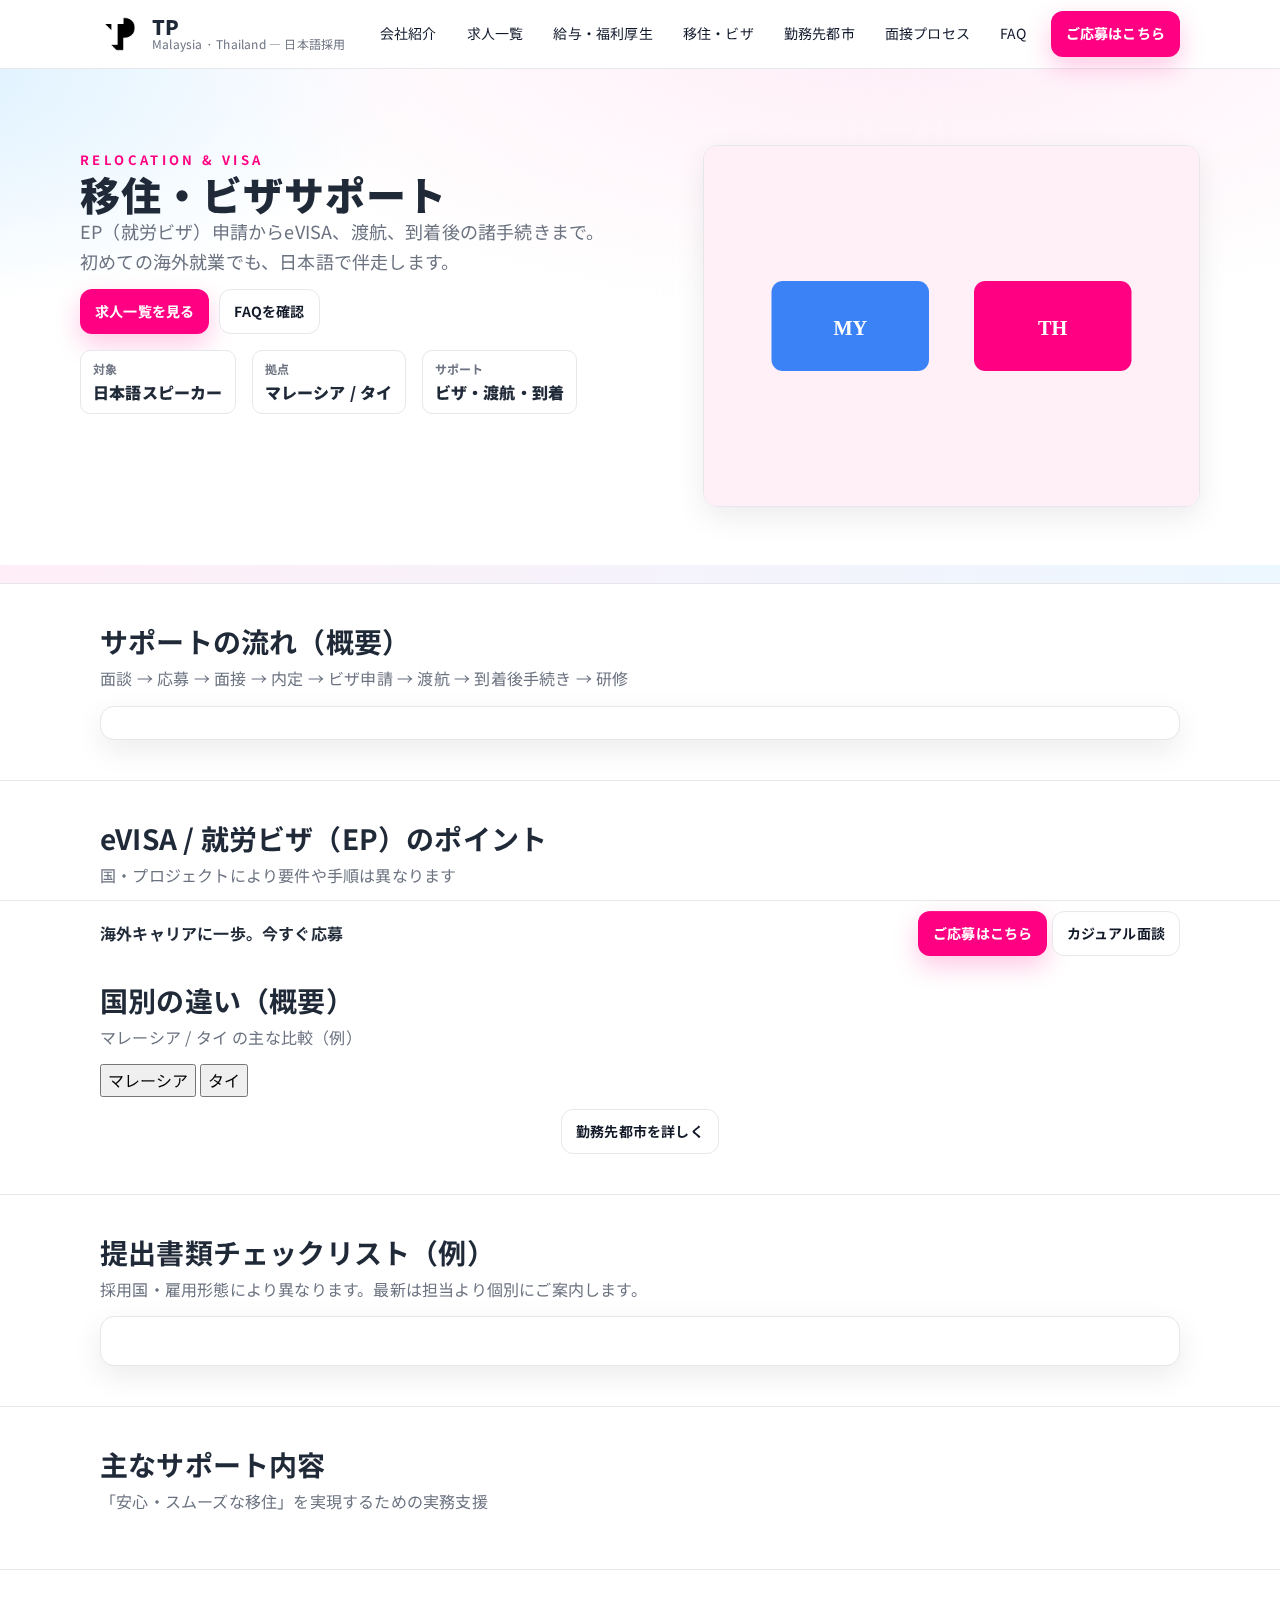
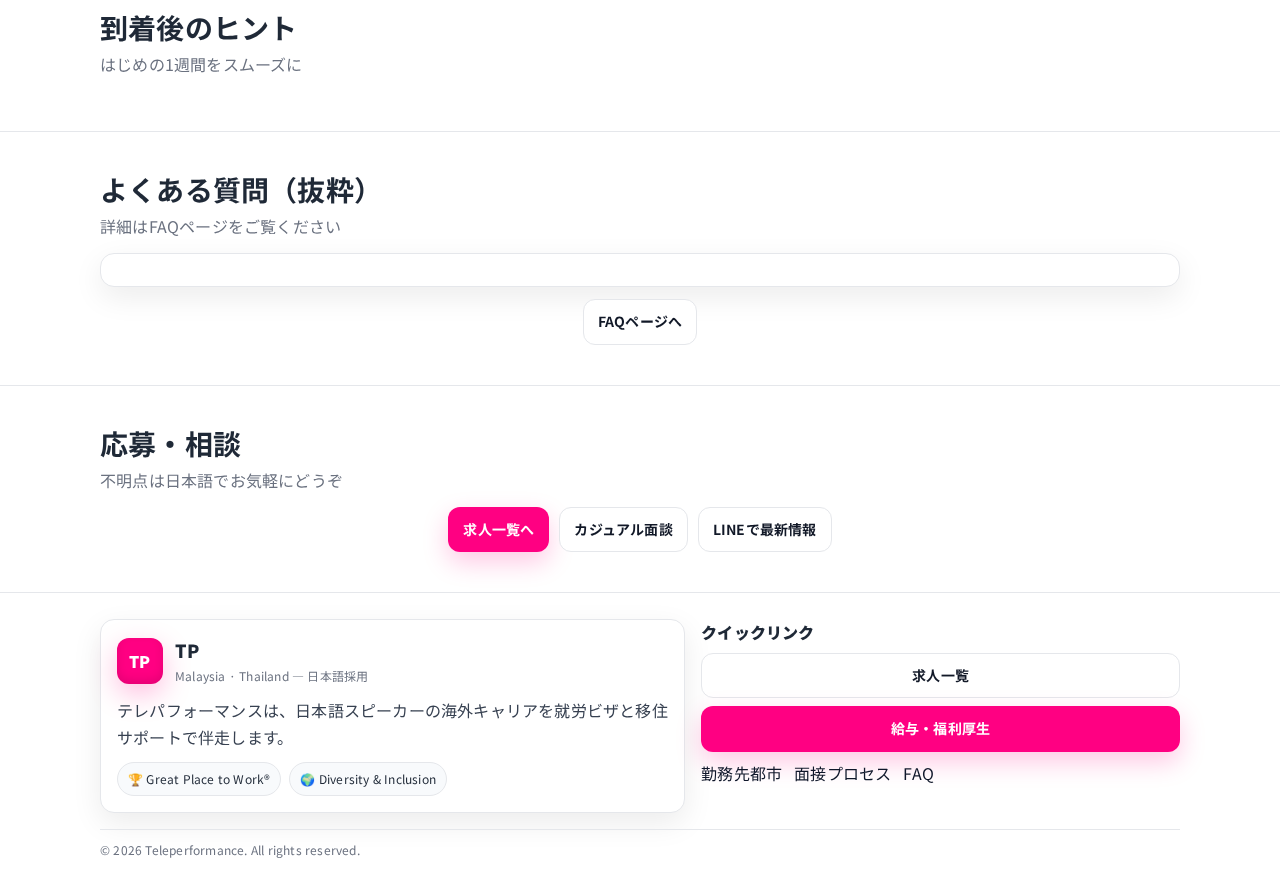
<file: salary-and-benefits.html>
<!doctype html>
<html lang="ja" data-lang="jp">
<head>
  <meta charset="utf-8" />
  <meta name="viewport" content="width=device-width, initial-scale=1, viewport-fit=cover" />
  <title>移住・ビザサポート | TP Japan — 暮らすように、海外で働く。</title>
  <meta name="description" content="就労ビザ（EP）申請からeVISA、渡航、到着後手続きまで。マレーシア/タイでの移住サポートの流れ・チェックリスト・FAQをご案内します。" />
  <meta name="theme-color" content="#ff0082" />
  <link rel="preconnect" href="https://fonts.googleapis.com" />
  <link rel="preconnect" href="https://fonts.gstatic.com" crossorigin />
  <link href="https://fonts.googleapis.com/css2?family=Noto+Sans+JP:wght@300;400;500;700;900&display=swap" rel="stylesheet" />
  <link rel="icon" href="photos/TPLogo11.png" type="image/png" />
  <meta property="og:image" content="photos/TPLogo11.png" />
  <link rel="stylesheet" href="assets/styles.css" />
  <link rel="stylesheet" href="assets/overrides.css" />
  <!-- Open Graph -->
  <meta property="og:title" content="移住・ビザサポート | TP Japan — 暮らすように、海外で働く。" />
  <meta property="og:description" content="EP/eVISA、片道航空券、到着後ホテル、各種手続きなどのサポート内容と流れ。" />
  <meta property="og:type" content="website" />
  <meta property="og:locale" content="ja_JP" />
</head>

<body>
  <a class="visually-hidden" href="#main">メインへスキップ</a>

  <!-- =========================================================
       Header
  ========================================================== -->
  <header class="site-header" role="banner">
    <div class="container header-inner">
      <a class="brand" href="index.html" aria-label="TP ホーム">
        <img src="photos/TPLogo11.png" alt="TP ロゴ" class="brand-logo" id="logoImg" />
        <div class="brand-text">
          <div class="t">TP</div>
          <div class="s">Malaysia · Thailand — 日本語採用</div>
        </div>
      </a>

      <nav class="site-nav" aria-label="主ナビゲーション">
        <a href="about-tp.html">会社紹介</a>
        <a href="open-jobs.html">求人一覧</a>
        <a href="salary-and-benefits.html">給与・福利厚生</a>
        <a href="relocation-visa.html" aria-current="page">移住・ビザ</a>
        <a href="why-malaysia-thailand.html">勤務先都市</a>
        <a href="interview-process.html">面接プロセス</a>
        <a href="faq.html">FAQ</a>
      </nav>

      <div class="header-actions">
        <div class="lang-switch" role="group" aria-label="言語切替" style="display:none">
          <button class="btn lang-btn is-active" data-lang="ja" aria-current="true">日本語</button>
          <button class="btn lang-btn" data-lang="en">EN</button>
          <button class="btn lang-btn" data-lang="ko">한국어</button>
        </div>

        <a class="btn primary" target="_blank"
           href="https://careerseng-teleperformance.icims.com/jobs/49026/customer-service-representative---japanese-speaking-%28kl%29/job?mode=job&iis=LANDINGPAGE">
          ご応募はこちら
        </a>

        <button id="menuBtn" class="hamburger" aria-label="メニューを開く" aria-controls="drawer" aria-expanded="false">
          <span></span><span></span><span></span>
        </button>
      </div>
    </div>
  </header>

  <!-- Drawer (mobile) -->
  <div id="scrim" class="scrim" hidden></div>
  <aside id="drawer" class="drawer" aria-hidden="true">
    <header class="drawer-head">
      <strong>TP</strong>
      <button id="closeDrawer" class="btn ghost" aria-label="メニューを閉じる">✕</button>
    </header>
    <nav class="drawer-nav" aria-label="モバイルナビ">
      <a href="index.html" class="d-link">ホーム</a>
      <a href="about-tp.html" class="d-link">会社紹介</a>
      <a href="open-jobs.html" class="d-link">求人一覧</a>
      <a href="salary-and-benefits.html" class="d-link">給与・福利厚生</a>
      <a href="relocation-visa.html" class="d-link" aria-current="page">移住・ビザ</a>
      <a href="interview-process.html" class="d-link">面接プロセス</a>
      <a href="why-malaysia-thailand.html" class="d-link">勤務先都市</a>
      <a href="faq.html" class="d-link">FAQ</a>
      <a href="testimonials.html" class="d-link">社員の声</a>
      <a href="office-environment.html" class="d-link">働く環境</a>
      <a href="career-growth.html" class="d-link">キャリア・語学</a>
      <a href="casual-interview.html" class="d-link">カジュアル面談</a>
    </nav>
    <div class="drawer-foot">
      <a class="btn primary" target="_blank"
         href="https://careerseng-teleperformance.icims.com/jobs/49026/customer-service-representative---japanese-speaking-%28kl%29/job?mode=job&iis=LANDINGPAGE">
        ご応募はこちら
      </a>
    </div>
  </aside>

  <!-- Slide-up Apply Bar -->
  <div class="apply-bar" aria-hidden="true">
    <div class="container apply-bar__inner">
      <span class="apply-bar__text">海外キャリアに一歩。今すぐ応募</span>
      <div class="apply-bar__actions">
        <a class="btn primary" target="_blank"
           href="https://careerseng-teleperformance.icims.com/jobs/49026/customer-service-representative---japanese-speaking-%28kl%29/job?mode=job&iis=LANDINGPAGE">ご応募はこちら</a>
        <a class="btn ghost" target="_blank" href="https://forms.office.com/e/2UvpbweQww">カジュアル面談</a>
      </div>
    </div>
  </div>

  <main id="main">
    <!-- =========================================================
         HERO
    ========================================================== -->
    <section class="hero">
      <div class="container hero-inner">
        <div class="hero-copy">
          <p class="eyebrow">Relocation & Visa</p>
          <h1 class="hero-title">移住・ビザサポート</h1>
          <p class="lead">
            EP（就労ビザ）申請からeVISA、渡航、到着後の諸手続きまで。<br />
            初めての海外就業でも、日本語で伴走します。
          </p>
          <div class="hero-ctas">
            <a class="btn primary" href="open-jobs.html">求人一覧を見る</a>
            <a class="btn ghost" href="faq.html">FAQを確認</a>
          </div>
          <ul class="stats" aria-label="Quick facts">
            <li class="stat"><strong>対象</strong><span>日本語スピーカー</span></li>
            <li class="stat"><strong>拠点</strong><span>マレーシア / タイ</span></li>
            <li class="stat"><strong>サポート</strong><span>ビザ・渡航・到着</span></li>
          </ul>
        </div>
        <div class="hero-media">
          <img id="heroCover"
               alt="移住・ビザ"
               src="data:image/svg+xml,%3Csvg xmlns='http://www.w3.org/2000/svg' viewBox='0 0 440 320'%3E%3Crect fill='%23fff0f8' width='440' height='320'/%3E%3Crect fill='%233b82f6' rx='10' ry='10' x='60' y='120' width='140' height='80'/%3E%3Crect fill='%23ff0082' rx='10' ry='10' x='240' y='120' width='140' height='80'/%3E%3Ctext x='130' y='168' text-anchor='middle' fill='white' font-size='18' font-weight='bold'%3EMY%3C/text%3E%3Ctext x='310' y='168' text-anchor='middle' fill='white' font-size='18' font-weight='bold'%3ETH%3C/text%3E%3C/svg%3E" />
        </div>
      </div>
      <div class="hero-bg"></div>
    </section>

    <!-- =========================================================
         流れ（タイムライン）
    ========================================================== -->
    <section id="flow">
      <div class="container">
        <div class="section-head">
          <h2 class="h2">サポートの流れ（概要）</h2>
          <p class="h2-sub">面談 → 応募 → 面接 → 内定 → ビザ申請 → 渡航 → 到着後手続き → 研修</p>
        </div>

        <div class="card">
          <ol class="timeline" id="flowList">
            <!-- JSで埋め込み / fallbackあり -->
          </ol>
        </div>
      </div>
    </section>

    <!-- =========================================================
         eVISA / EP のポイント
    ========================================================== -->
    <section id="visa-points">
      <div class="container">
        <div class="section-head">
          <h2 class="h2">eVISA / 就労ビザ（EP）のポイント</h2>
          <p class="h2-sub">国・プロジェクトにより要件や手順は異なります</p>
        </div>

        <div class="grid cols-3 cols-1-sm" id="pointsGrid">
          <!-- JSで埋め込み / fallbackあり -->
        </div>
      </div>
    </section>

    <!-- =========================================================
         国別の違い（タブ）
    ========================================================== -->
    <section id="country-compare">
      <div class="container">
        <div class="section-head">
          <h2 class="h2">国別の違い（概要）</h2>
          <p class="h2-sub">マレーシア / タイ の主な比較（例）</p>
        </div>

        <div class="tabs">
          <div class="tabs__bar" role="tablist" aria-label="国別比較">
            <button class="tab is-active" role="tab" aria-selected="true" data-tab="my">マレーシア</button>
            <button class="tab" role="tab" aria-selected="false" data-tab="th">タイ</button>
          </div>

          <div class="tabs__panels">
            <div class="tab-panel is-active" id="panel-my" role="tabpanel" aria-labelledby="tab-my">
              <div class="grid cols-2 cols-1-sm" id="panelMY">
                <!-- JSで埋め込み / fallbackあり -->
              </div>
            </div>
            <div class="tab-panel" id="panel-th" role="tabpanel" aria-labelledby="tab-th">
              <div class="grid cols-2 cols-1-sm" id="panelTH">
                <!-- JSで埋め込み / fallbackあり -->
              </div>
            </div>
          </div>
        </div>

        <div class="u-center u-mt12">
          <a class="btn ghost" href="why-malaysia-thailand.html">勤務先都市を詳しく</a>
        </div>
      </div>
    </section>

    <!-- =========================================================
         必要書類チェックリスト
    ========================================================== -->
    <section id="checklist">
      <div class="container">
        <div class="section-head">
          <h2 class="h2">提出書類チェックリスト（例）</h2>
          <p class="h2-sub">採用国・雇用形態により異なります。最新は担当より個別にご案内します。</p>
        </div>

        <div class="card">
          <ul class="checklist" id="docList">
            <!-- JSで埋め込み / fallbackあり -->
          </ul>
        </div>
      </div>
    </section>

    <!-- =========================================================
         サポート内容（カード）
    ========================================================== -->
    <section id="support">
      <div class="container">
        <div class="section-head">
          <h2 class="h2">主なサポート内容</h2>
          <p class="h2-sub">「安心・スムーズな移住」を実現するための実務支援</p>
        </div>

        <div class="grid cols-4 cols-2-md cols-1-sm" id="supportGrid">
          <!-- JSで埋め込み / fallbackあり -->
        </div>
      </div>
    </section>

    <!-- =========================================================
         到着後のヒント
    ========================================================== -->
    <section id="arrival-tips">
      <div class="container">
        <div class="section-head">
          <h2 class="h2">到着後のヒント</h2>
          <p class="h2-sub">はじめの1週間をスムーズに</p>
        </div>

        <div class="grid cols-3 cols-1-sm" id="tipsGrid">
          <!-- JSで埋め込み / fallbackあり -->
        </div>
      </div>
    </section>

    <!-- =========================================================
         Mini FAQ（短）
    ========================================================== -->
    <section id="mini-faq">
      <div class="container">
        <div class="section-head">
          <h2 class="h2">よくある質問（抜粋）</h2>
          <p class="h2-sub">詳細はFAQページをご覧ください</p>
        </div>

        <div class="card faq" id="faqMini">
          <!-- JSで埋め込み / fallbackあり -->
        </div>

        <div class="u-center u-mt12">
          <a class="btn ghost" href="faq.html">FAQページへ</a>
        </div>
      </div>
    </section>

    <!-- =========================================================
         CTA
    ========================================================== -->
    <section id="cta-apply">
      <div class="container">
        <div class="section-head">
          <h2 class="h2">応募・相談</h2>
          <p class="h2-sub">不明点は日本語でお気軽にどうぞ</p>
        </div>

        <div class="u-center" style="display:flex;gap:10px;justify-content:center;flex-wrap:wrap">
          <a class="btn primary" href="open-jobs.html">求人一覧へ</a>
          <a class="btn ghost" target="_blank" href="https://forms.office.com/e/2UvpbweQww">カジュアル面談</a>
          <a class="btn ghost" target="_blank" href="https://line.me/R/ti/p/@286nmdsd?from=page&searchId=286nmdsd">LINEで最新情報</a>
        </div>
      </div>
    </section>

    <!-- =========================================================
         Footer
    ========================================================== -->
    <footer class="site-footer site-footer--brandcard">
      <div class="container">
        <div class="f-brandcard card">
          <div class="f-brandcard__head">
            <div class="f-brandcard__mark" aria-hidden="true">TP</div>
            <div class="f-brandcard__titlewrap">
              <div class="f-brandcard__title">TP</div>
              <div class="f-brandcard__sub">Malaysia · Thailand — 日本語採用</div>
            </div>
          </div>
          <p class="f-brandcard__desc">テレパフォーマンスは、日本語スピーカーの海外キャリアを就労ビザと移住サポートで伴走します。</p>
          <div class="f-badges">
            <span class="pill">🏆 Great Place to Work®</span>
            <span class="pill">🌍 Diversity &amp; Inclusion</span>
          </div>
        </div>

        <div class="f-quick">
          <h4 class="f-quick__title">クイックリンク</h4>
          <div class="f-quick__buttons">
            <a href="open-jobs.html" class="btn ghost" style="width:100%;">求人一覧</a>
            <a href="salary-and-benefits.html" class="btn primary" style="width:100%;">給与・福利厚生</a>
          </div>
          <div class="f-quick__links">
            <a href="why-malaysia-thailand.html">勤務先都市</a>
            <a href="interview-process.html">面接プロセス</a>
            <a href="faq.html">FAQ</a>
          </div>
        </div>

        <div class="f-copy">
          © <span id="year"></span> Teleperformance. All rights reserved.
        </div>
      </div>
    </footer>

    <!-- Floating buttons -->
    <div id="floatBar" class="float-bar" aria-hidden="false">
      <button id="toTopBtn" class="to-top" type="button" aria-label="ページ上部へ">↑</button>
      <a class="btn primary apply-float" target="_blank" rel="noopener"
         href="https://careerseng-teleperformance.icims.com/jobs/49026/customer-service-representative---japanese-speaking-%28kl%29/job?mode=job&iis=LANDINGPAGE">
        ご応募はこちら
      </a>
    </div>
  </main>

  <noscript>
    <div class="noscript">JavaScript を有効にすると表示がより快適になります。</div>
  </noscript>

  <!-- =========================================================
       JS
  ========================================================== -->
  <script src="assets/translations.js" defer></script>
  <script src="assets/app.js" defer></script>
  <script src="assets/enhancements.js" defer></script>

  <!-- Page-only bootstrap (uses window.CONTENT if available; otherwise fallbacks) -->
  <script>
  (function () {
    const $  = (s, r = document) => r.querySelector(s);
    const $$ = (s, r = document) => Array.from(r.querySelectorAll(s));
    const J  = (window.CONTENT && window.CONTENT.jp && window.CONTENT.jp.relocation) || {};

    // Flow (timeline)
    const flow = J.flow || [
      'カジュアル面談（日本語）',
      '応募・必要書類のご案内',
      '評価（言語/適性/面接）',
      '内定・オファー',
      '就労ビザ（EP）申請 / eVISA 招へい',
      '片道航空券手配 / 到着後ホテル（規定日数）',
      '入国・到着後手続き（担当がご案内）',
      'オンボーディング / 研修開始',
    ];
    const flowList = $('#flowList');
    if (flowList) {
      flowList.innerHTML = '';
      flow.forEach((t, i) => {
        const li = document.createElement('li');
        li.innerHTML = `<div class="tl__num">${i + 1}</div><div class="tl__body">${t}</div>`;
        li.className = 'tl__item';
        flowList.appendChild(li);
      });
    }

    // Points (eVISA/EP)
    const points = J.points || [
      { t: 'eVISAは基本オンライン', d: '発行後は印刷して入国時に提示。担当が必要書類を案内します。' },
      { t: 'EP（就労ビザ）サポート', d: '各国の規定に沿って、会社が申請をサポートします。' },
      { t: '家探しの初動を支援', d: '到着後ホテル滞在中に、周辺や生活情報をご案内。' },
    ];
    const pointsGrid = $('#pointsGrid');
    if (pointsGrid) {
      pointsGrid.innerHTML = '';
      points.forEach(p => {
        const card = document.createElement('div');
        card.className = 'card';
        card.innerHTML = `<h4 class="u-mt0">${p.t}</h4><p class="subtle" style="margin:0">${p.d || ''}</p>`;
        pointsGrid.appendChild(card);
      });
    }

    // Country compare (tabs content)
    const cmpMY = (J.compare && J.compare.my) || [
      { t: 'ビザ種別（例）', d: 'Employment Pass（職種/給与等の基準あり）' },
      { t: '申請〜入国の目安', d: '案件・繁忙により異なるため担当が個別にご案内' },
      { t: '渡航/ホテル', d: '片道航空券 + 到着後ホテル（規定日数）' },
      { t: '生活の立ち上げ', d: 'SIM/交通/銀行口座（必要に応じて案内）' },
    ];
    const cmpTH = (J.compare && J.compare.th) || [
      { t: 'ビザ種別（例）', d: '就労許可証 + 非移民Bビザ（企業サポート）' },
      { t: '申請〜入国の目安', d: '案件・繁忙により異なるため担当が個別にご案内' },
      { t: '渡航/ホテル', d: '片道航空券 + 到着後ホテル（規定日数）' },
      { t: '生活の立ち上げ', d: 'SIM/交通/銀行口座（必要に応じて案内）' },
    ];
    function fillPanel(list, elId) {
      const el = document.getElementById(elId);
      if (!el) return;
      el.innerHTML = '';
      list.forEach(x => {
        const card = document.createElement('div');
        card.className = 'card';
        card.innerHTML = `<h4 class="u-mt0">${x.t}</h4><p class="subtle" style="margin:0">${x.d || ''}</p>`;
        el.appendChild(card);
      });
    }
    fillPanel(cmpMY, 'panelMY');
    fillPanel(cmpTH, 'panelTH');

    // Tabs behavior
    const tabs = $$('.tabs .tab');
    tabs.forEach(btn => {
      btn.addEventListener('click', () => {
        tabs.forEach(b => { b.classList.remove('is-active'); b.setAttribute('aria-selected', 'false'); });
        btn.classList.add('is-active'); btn.setAttribute('aria-selected', 'true');
        const t = btn.dataset.tab;
        $$('.tab-panel').forEach(p => p.classList.remove('is-active'));
        document.getElementById(`panel-${t}`).classList.add('is-active');
      });
    });

    // Checklist
    const docs = J.checklist || [
      'パスポート（有効期限にご注意）',
      '顔写真データ（規定サイズ）',
      '履歴書（日本語/英語）',
      '学歴証明（英文/日本語・要件により）',
      '職歴証明（あれば）',
      '無犯罪証明/健康診断（国/ポジションにより）',
    ];
    const docList = $('#docList');
    if (docList) {
      docList.innerHTML = '';
      docs.forEach(d => {
        const li = document.createElement('li');
        li.innerHTML = `<label><input type="checkbox" /> <span>${d}</span></label>`;
        docList.appendChild(li);
      });
    }

    // Support grid
    const support = J.support || [
      { t: '就労ビザ申請サポート', d: '必要書類の案内、提出・手続きのサポート' },
      { t: '片道航空券の手配', d: '入社スケジュールに合わせて会社が手配' },
      { t: '到着後ホテル', d: '規定日数の宿泊をカバー（詳細はオファー時に）' },
      { t: '生活立ち上げガイド', d: 'SIM/交通/住居探しの初動をサポート' },
      { t: '日本語での伴走', d: '不明点は日本語でいつでも相談OK' },
      { t: 'オンボーディング', d: '出社初日〜研修
</file>
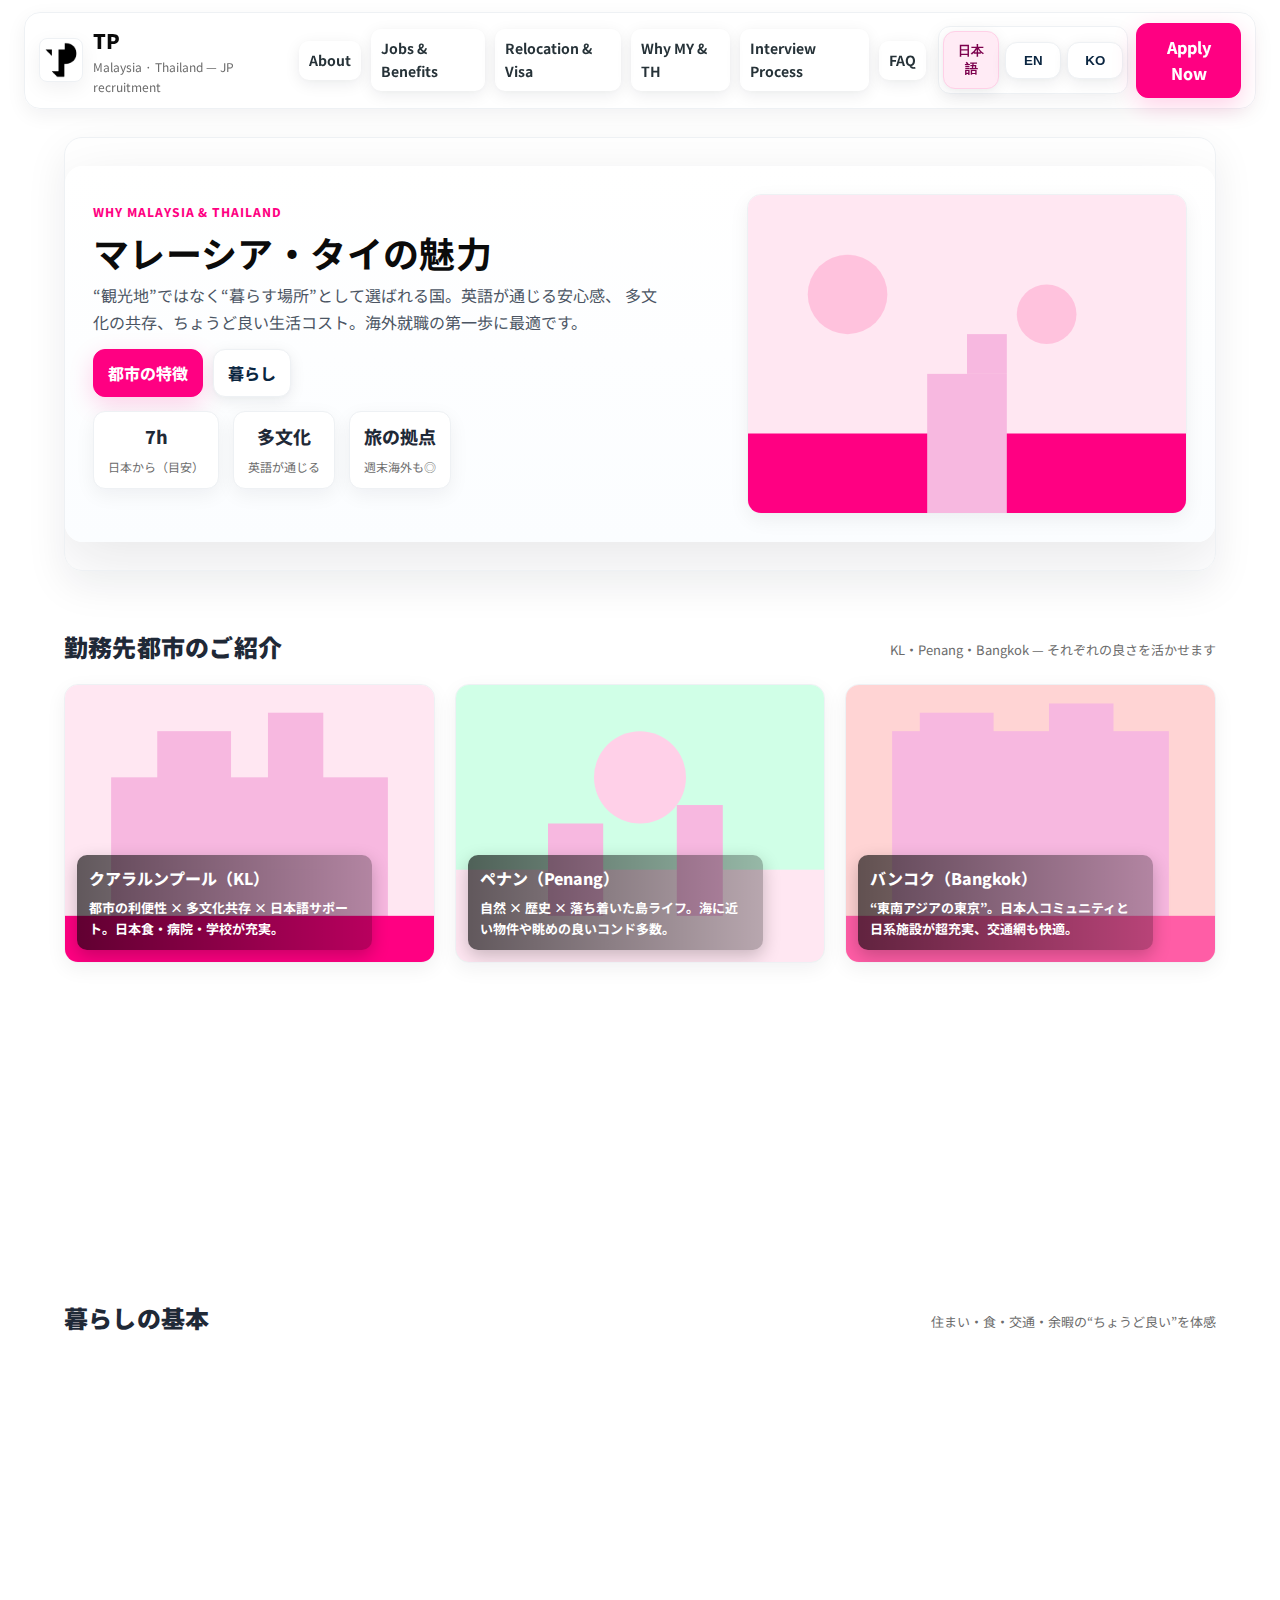
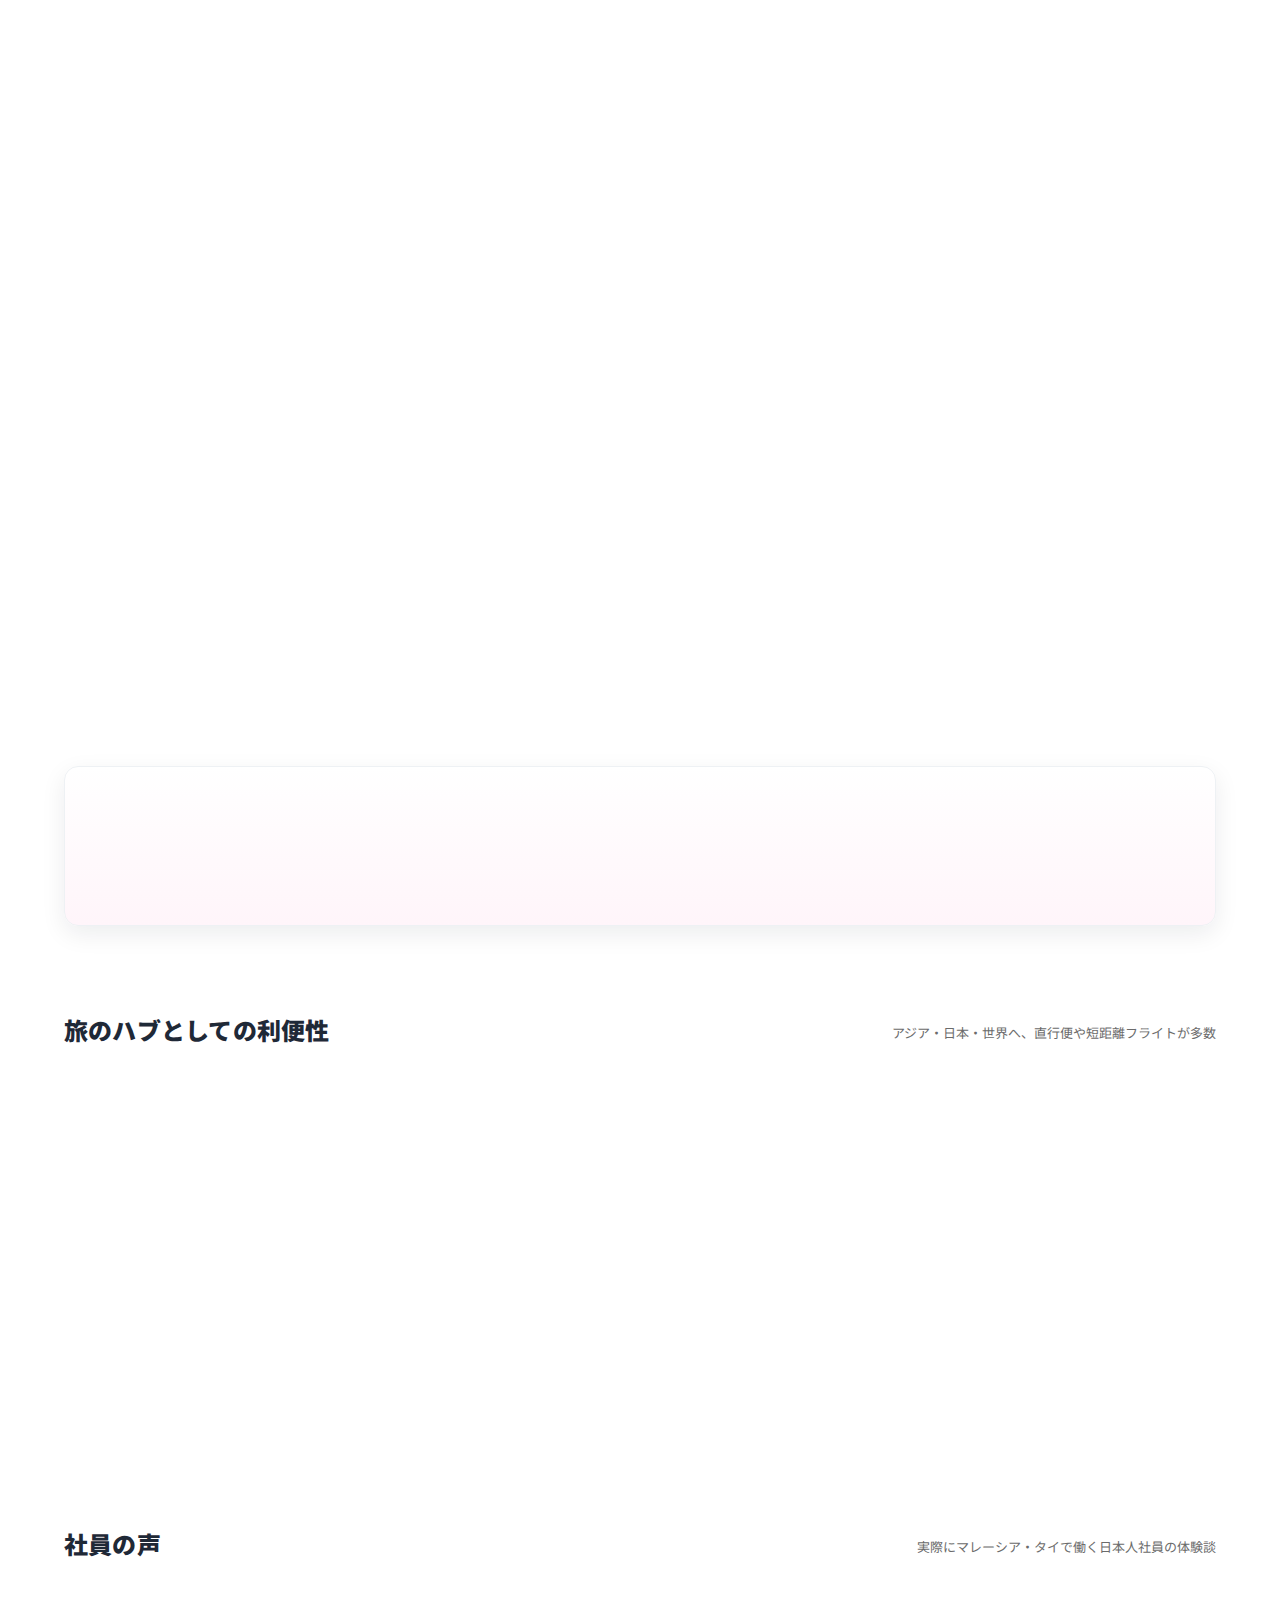
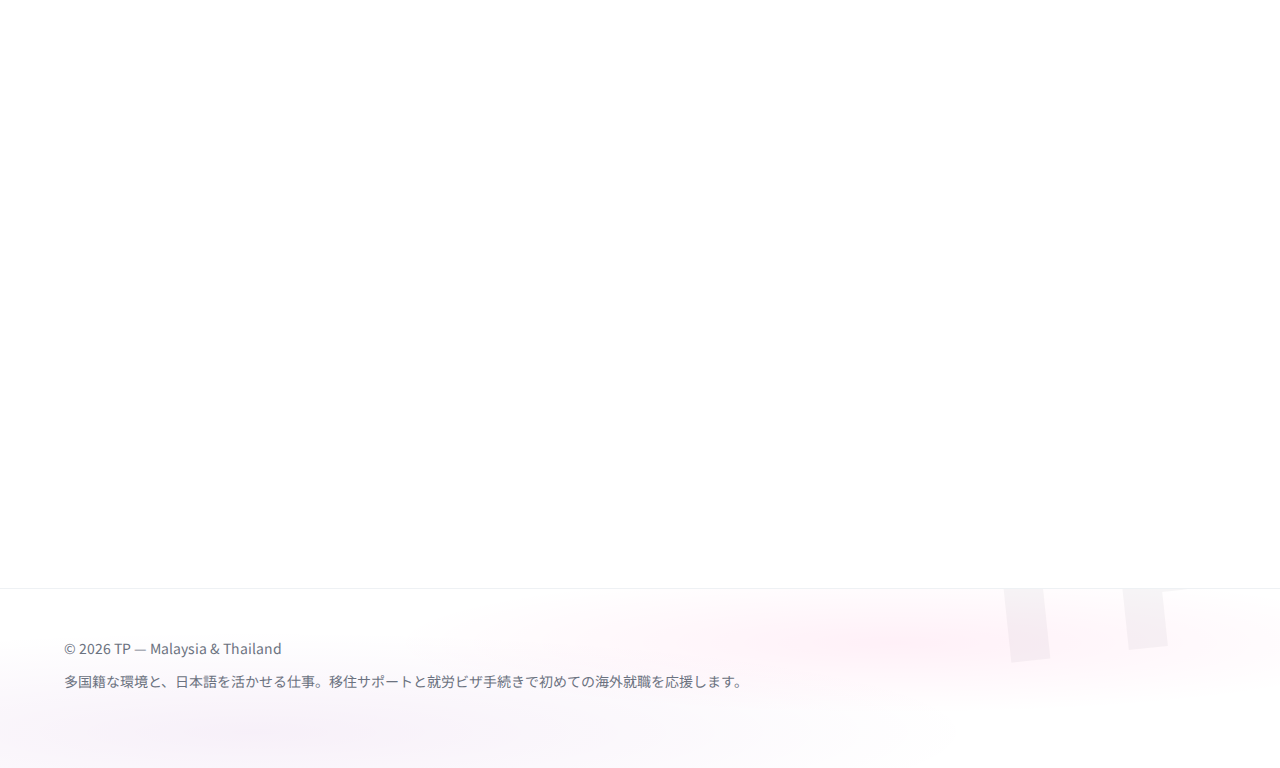
<file: why-malaysia-thailand.html>
<!DOCTYPE html>
<html lang="ja" data-lang="ja">
<head>
  <!-- ======================================================================
       TP Microsite — Why Malaysia & Thailand (JP default)
       Notes:
       - Uses translations.js (I18N + CONTENT) and app.js (routing, i18n, UI)
       - Accent color changed to TP Pink (#ff0082) with better contrast
       - Noto Sans JP preferred, fallback Calibri Light / Inter / system-ui
       - All sections preserved (do not delete)
  ======================================================================= -->
  <meta charset="UTF-8" />
  <meta name="viewport" content="width=device-width, initial-scale=1, viewport-fit=cover" />
  <title>マレーシア・タイの魅力 | TP 日本語スピーカー採用</title>
  <meta name="description" content="“観光地”ではなく“暮らす場所”として選ばれる国。英語が通じる安心感、多文化の共存、ちょうど良い生活コスト。海外就職の第一歩に最適です。" />
  <meta name="theme-color" content="#ff0082" />
  <link rel="icon" href="TPLogo11.png" type="image/png" />

  <!-- Fonts (Noto Sans JP primary; Calibri Light fallback if available) -->
  <link rel="preconnect" href="https://fonts.gstatic.com" crossorigin />
  <link href="https://fonts.googleapis.com/css2?family=Noto+Sans+JP:wght@300;400;500;700;900&family=Inter:wght@300;400;600;700;800&display=swap" rel="stylesheet" />

  <!-- Global stylesheet -->
  <link rel="stylesheet" href="styles.css" />

  <!-- Page-local styles (kept verbose; white bg; accent -> TP Pink) -->
  <style>
    /* =====================================================================
       Local base (kept explicit for this page to preserve behavior/lines)
       We keep white backgrounds; accent color = TP Pink; if readability
       is an issue on some components, we darken with a11y-aware contrast.
    ====================================================================== */
    :root {
      --bg: #ffffff;               /* Keep site background white */
      --ink: #0b0b0b;              /* Body text color */
      --muted: #6b6b6b;            /* Muted text */
      --ink-2: #1f2937;            /* Darker headings */
      --surface: #fbfdff;          /* Light panel bg */
      --line: #EEF1F4;             /* Borders */
      --accent: #ff0082;           /* TP Pink (primary) */
      --accent-2: #780096;         /* TP Purple (alt, for chips if needed) */
      --shadow-xl: 0 18px 60px rgba(16, 24, 40, 0.10);
      --shadow-lg: 0 14px 40px rgba(16, 24, 40, 0.08);
      --shadow-md: 0 8px 24px rgba(16, 24, 40, 0.08);
      --shadow-sm: 0 6px 20px rgba(16, 24, 40, 0.06);
      --radius: 14px;
      --radius-lg: 18px;
      --radius-full: 999px;
      --maxw: 1200px;
      --pad: 24px;
      --gap: 20px;
      --navH: 64px;
      --focus: 0 0 0 3px rgba(255,0,130,0.25); /* pink focus ring */
    }

    * { box-sizing: border-box; }
    html, body { height: 100%; margin: 0; }
    body {
      font-family: "Noto Sans JP","Calibri Light","Inter",system-ui,-apple-system,Segoe UI,Roboto,Helvetica,Arial,"Apple Color Emoji","Segoe UI Emoji";
      color: var(--ink);
      background: var(--bg);
      line-height: 1.65;
      -webkit-font-smoothing: antialiased;
      -moz-osx-font-smoothing: grayscale;
      text-rendering: optimizeLegibility;
    }

    a { color: inherit; text-decoration: none; }
    img { display: block; max-width: 100%; height: auto; }

    .wrap {
      max-width: var(--maxw);
      margin: 0 auto;
      padding: var(--pad);
    }

    /* =====================================================================
       Header (consistent with other pages; JP default; all language buttons)
       - Brand clickable to home (index.html)
       - Language buttons: JA / EN / KO — data-lang-code for app.js routing
       - Primary apply button (uses provided job link)
    ====================================================================== */
    header.site {
      position: sticky; top: 12px; z-index: 120;
      background: rgba(255,255,255,0.96);
      -webkit-backdrop-filter: blur(8px);
      backdrop-filter: blur(8px);
      border: 1px solid var(--line);
      border-radius: 16px;
      box-shadow: var(--shadow-sm);
      padding: 10px 14px;
      display: flex; align-items: center; justify-content: space-between; gap: 12px;
      margin: 0 var(--pad);
    }

    .brand { display: flex; align-items: center; gap: 10px; }
    .brand img { height: 44px; width: auto; border-radius: 8px; }
    .brand .t { font-weight: 900; letter-spacing: .02em; }
    .brand .s { font-size: 12px; color: var(--muted); }

    nav.primary { display: flex; gap: 10px; align-items: center; }
    nav.primary a {
      padding: 8px 10px;
      border-radius: 10px;
      color: #263238;
      font-weight: 700;
      font-size: 14px;
      transition: background .12s ease;
    }
    nav.primary a:hover { background: #FFF1F7; color: #0a2540; } /* subtle pink hover */
    nav.primary a:focus { outline: none; box-shadow: var(--focus); }

    .actions { display: flex; align-items: center; gap: 8px; }
    .lang-group { display: inline-flex; gap: 6px; align-items: center; }
    .lang-group .btn { min-width: 56px; }

    .btn {
      display: inline-flex; align-items: center; justify-content: center; gap: 8px;
      padding: 10px 14px;
      border-radius: 12px;
      border: 1px solid var(--line);
      background: #fff;
      cursor: pointer;
      font-weight: 800;
      transition: transform .12s ease, box-shadow .12s ease, background .12s ease;
    }
    .btn:hover { box-shadow: var(--shadow-sm); }
    .btn:active { transform: translateY(1px); }
    .btn:focus { outline: none; box-shadow: var(--focus); }
    .btn.primary {
      background: var(--accent);
      border-color: var(--accent);
      color: #fff;
      box-shadow: 0 8px 24px rgba(255,0,130,0.18);
    }
    .btn.ghost { background: #fff; }
    .btn.current { background: #ffebf5; border-color: #ffd0e7; color: #7c004d; }

    /* =====================================================================
       Hero
    ====================================================================== */
    .hero {
      position: relative;
      margin-top: 16px;
      border-radius: 18px; overflow: hidden;
      border: 1px solid var(--line);
      box-shadow: var(--shadow-lg);
    }
    .hero .inner {
      display: grid; grid-template-columns: 1fr 440px; gap: 20px; align-items: center;
      padding: 28px;
      background: linear-gradient(180deg,#fff,var(--surface));
    }
    .eyebrow {
      color: var(--accent);
      font-size: 12px; letter-spacing: .08em; font-weight: 800; text-transform: uppercase;
    }
    h1.hero-title { font-size: 36px; line-height: 1.12; margin: 10px 0; }
    .typewriter {
      display: inline-block; border-right: 2px solid var(--accent);
      padding-right: 6px; min-height: 1.2em;
    }
    .lead { color: #4B5563; max-width: 64ch; }
    .hero-ctas { display: flex; gap: 10px; flex-wrap: wrap; margin-top: 14px; }

    .stats { display: flex; gap: 14px; margin-top: 14px; padding: 0; list-style: none; }
    .stat {
      background: #fff; border: 1px solid var(--line);
      border-radius: 12px; padding: 10px 14px;
      text-align: center; min-width: 96px;
      box-shadow: var(--shadow-sm);
    }
    .stat strong { display: block; font-size: 18px; color: var(--ink-2); }
    .stat span { font-size: 12px; color: var(--muted); }

    .hero-media img {
      width: 440px; height: 320px; object-fit: cover;
      border-radius: 14px; border: 1px solid var(--line);
      box-shadow: var(--shadow-sm);
      background: #ffe7f2; /* light pink bg for placeholders */
    }

    /* =====================================================================
       Sections
    ====================================================================== */
    section { margin-top: 28px; }
    .section-head {
      display: flex; align-items: end; justify-content: space-between;
      gap: 12px; margin-bottom: 14px;
    }
    .h2 { font-size: 24px; margin: 0 0 4px; font-weight: 900; }
    .h2-sub { font-size: 13px; color: var(--muted); }

    .card {
      background: #fff; border: 1px solid var(--line);
      border-radius: 14px; box-shadow: var(--shadow-md); padding: 18px;
    }

    .grid { display: grid; gap: var(--gap); }
    .cols-2 { grid-template-columns: 1fr 1fr; }
    .cols-3 { grid-template-columns: repeat(3, 1fr); }
    .cols-4 { grid-template-columns: repeat(4, 1fr); }

    /* =====================================================================
       City cards
    ====================================================================== */
    .city {
      position: relative; min-height: 220px; border-radius: 14px; overflow: hidden;
      border: 1px solid var(--line); box-shadow: var(--shadow-sm);
      transform: translateZ(0);
    }
    .city img { width: 100%; height: 100%; object-fit: cover; }
    .city .overlay {
      position: absolute; left: 12px; bottom: 12px;
      background: linear-gradient(90deg,rgba(0,0,0,0.62),rgba(0,0,0,0.28));
      padding: 10px 12px; border-radius: 10px; color: #fff; max-width: 80%;
      box-shadow: 0 6px 18px rgba(0,0,0,0.22);
    }
    .city:hover { transform: translateY(-2px); transition: transform .18s ease; }

    /* =====================================================================
       Badges
    ====================================================================== */
    .badge {
      display: inline-flex; align-items: center; gap: 6px;
      padding: 6px 10px; border-radius: var(--radius-full);
      background: #FFF1F7; color: #7c004d; font-weight: 800;
      border: 1px solid #ffd0e7; font-size: 12px;
      box-shadow: var(--shadow-sm);
    }

    /* =====================================================================
       Comparison table
    ====================================================================== */
    table { width: 100%; border-collapse: separate; border-spacing: 0; margin: 6px 0 0; }
    th, td { padding: 10px 12px; border-bottom: 1px solid var(--line); }
    th { background: #FFF7FB; text-align: left; font-weight: 800; }
    tbody tr:hover { background: #fff9fc; }

    /* =====================================================================
       Lifestyle icons (Secondary-icons-like fullwidth)
       - 4 columns on desktop, 3 on phones (as requested)
    ====================================================================== */
    .lifestyle-icons {
      display: grid;
      grid-template-columns: repeat(4, 1fr);
      gap: 16px;
      margin-top: 20px;
      background: linear-gradient(180deg, #fff, #fff5fa); /* more visible bg */
      border: 1px solid var(--line);
      border-radius: 14px;
      padding: 16px;
      box-shadow: var(--shadow-md);
    }

    .lifestyle-icon {
      text-align: center;
      padding: 12px;
      background: #ffffff;
      border: 1px solid var(--line);
      border-radius: 12px;
      box-shadow: var(--shadow-sm);
    }

    .lifestyle-icon img {
      width: 64px;
      height: 64px;
      object-fit: contain;
      margin-bottom: 10px;
      filter: drop-shadow(0 2px 6px rgba(0,0,0,0.1));
    }

    /* =====================================================================
       Travel features (three-up)
    ====================================================================== */
    .city-comparison {
      display: flex;
      gap: 20px;
      margin-top: 20px;
      flex-wrap: wrap;
    }

    .city-feature {
      flex: 1 1 280px;
      padding: 16px;
      border-radius: 12px;
      background: var(--surface);
      border: 1px solid var(--line);
      box-shadow: var(--shadow-sm);
    }

    .quote {
      font-style: italic;
      padding: 16px;
      border-left: 3px solid var(--accent);
      background: #FAFAFC;
      border-radius: 8px;
      margin: 20px 0;
      box-shadow: var(--shadow-sm);
    }

    .testimonial {
      display: flex;
      align-items: center;
      gap: 16px;
      margin: 20px 0;
    }

    .testimonial img {
      width: 60px;
      height: 60px;
      border-radius: 50%;
      object-fit: cover;
      border: 2px solid var(--accent);
      background: #fff0f7;
    }

    .cta-section {
      background: linear-gradient(120deg, #fff2f9, #ffe6f4);
      border-radius: 16px;
      padding: 32px;
      text-align: center;
      margin: 40px 0;
      border: 1px solid var(--line);
      box-shadow: var(--shadow-md);
    }

    /* =====================================================================
       Footer with TP watermark (restored)
    ====================================================================== */
    .site-footer {
      margin-top: 40px;
      border-top: 1px solid var(--line);
      padding: 24px 0 40px;
      color: #6b7280;
      font-size: 14px;
      position: relative;
      overflow: clip;
      background: #ffffff; /* keep white */
    }
    .site-footer .wrap { position: relative; z-index: 2; }
    .footer-watermark {
      position: absolute;
      inset: 0;
      background: radial-gradient(ellipse at 70% 30%, rgba(255,0,130,0.06), transparent 40%),
                  radial-gradient(ellipse at 20% 80%, rgba(120,0,150,0.06), transparent 50%);
      pointer-events: none;
    }
    .footer-tp {
      position: absolute;
      right: -20px; bottom: -10px;
      font-weight: 900;
      font-size: clamp(80px, 22vw, 220px);
      letter-spacing: .04em;
      color: rgba(12, 11, 20, 0.035);
      user-select: none; pointer-events: none;
      transform: rotate(-6deg);
    }

    /* =====================================================================
       Reveal animation
    ====================================================================== */
    .reveal {
      opacity: 0;
      transform: translateY(16px);
      transition: all 0.6s cubic-bezier(0.2, 0.9, 0.3, 1);
    }
    .reveal.in {
      opacity: 1;
      transform: none;
    }

    /* =====================================================================
       Responsive
    ====================================================================== */
    @media (max-width: 1180px) {
      header.site { margin: 0 16px; }
    }

    @media (max-width: 1024px) {
      .hero .inner { grid-template-columns: 1fr; }
      .hero-media img { width: 100%; height: 240px; }
      .cols-3 { grid-template-columns: repeat(2, 1fr); }
      .lifestyle-icons { grid-template-columns: repeat(3, 1fr); } /* 3 on tablets/phones */
    }

    @media (max-width: 768px) {
      .cols-2, .cols-3, .cols-4 { grid-template-columns: 1fr; }
      .section-head { flex-direction: column; align-items: flex-start; }
      .lang-group .btn { min-width: 48px; padding: 8px 12px; }
    }

    @media (max-width: 480px) {
      .stats { flex-wrap: wrap; }
      .stat { min-width: 88px; }
      .lifestyle-icons { grid-template-columns: repeat(3, 1fr); } /* 3 on phones as requested */
    }
  </style>
</head>
<body>
  <a class="visually-hidden" href="#main">メインへスキップ</a>

  <!-- =====================================================================
       Header
       - Logo takes user to home (index.html)
       - Primary nav mirrors your global pattern
       - Language buttons (JP/EN/KO) with data-lang-code
  ====================================================================== -->
  <header class="site" role="banner">
    <a class="brand" href="index.html" aria-label="TP ホーム">
      <img src="TPLogo11.png" alt="TP ロゴ" class="brand-logo" id="logoImg" />
      <div class="brand-text">
        <div class="t" data-i18n="brand.title">TP</div>
        <div class="s" data-i18n="brand.sub">Malaysia · Thailand — 日本語採用</div>
      </div>
    </a>

    <nav class="primary" aria-label="Primary">
      <a href="about-tp.html" data-i18n="nav.about">会社紹介</a>
      <a href="jobs-and-benefits.html" data-i18n="nav.jobs">求人・福利厚生</a>
      <a href="relocation-visa.html" data-i18n="nav.relocation">移住・ビザ</a>
      <a href="why-malaysia-thailand.html" aria-current="page" data-i18n="nav.why">マレーシア・タイの魅力</a>
      <a href="interview-process.html" data-i18n="nav.process">面接プロセス</a>
      <a href="faq.html" data-i18n="nav.faq">FAQ</a>
    </nav>

    <div class="actions">
      <div class="lang-group" role="group" aria-label="言語切替">
        <button class="btn ghost current" data-lang-code="ja" aria-pressed="true">日本語</button>
        <button class="btn ghost" data-lang-code="en" aria-pressed="false">EN</button>
        <button class="btn ghost" data-lang-code="ko" aria-pressed="false">KO</button>
      </div>
      <a class="btn primary" target="_blank"
         href="https://careerseng-teleperformance.icims.com/jobs/49026/customer-service-representative---japanese-speaking-%28kl%29/job?mode=job&iis=LANDINGPAGE"
         data-i18n="cta.apply">ご応募はこちら</a>
    </div>
  </header>

  <main id="main" class="wrap">
    <!-- =====================================================================
         Hero Section
    ====================================================================== -->
    <section class="hero">
      <div class="inner">
        <div class="hero-copy">
          <div class="eyebrow">Why Malaysia &amp; Thailand</div>
          <h1 class="hero-title">マレーシア・タイの魅力</h1>
          <p class="lead">
            “観光地”ではなく“暮らす場所”として選ばれる国。英語が通じる安心感、
            多文化の共存、ちょうど良い生活コスト。海外就職の第一歩に最適です。
          </p>
          <div class="hero-ctas">
            <a class="btn primary" href="#cities">都市の特徴</a>
            <a class="btn ghost" href="#lifestyle">暮らし</a>
          </div>
          <ul class="stats" aria-label="quick facts">
            <li class="stat"><strong>7h</strong><span>日本から（目安）</span></li>
            <li class="stat"><strong>多文化</strong><span>英語が通じる</span></li>
            <li class="stat"><strong>旅の拠点</strong><span>週末海外も◎</span></li>
          </ul>
        </div>
        <div class="hero-media">
          <!-- Keep placeholder but with pink-friendly palette -->
          <img
            src="data:image/svg+xml,%3Csvg xmlns='http://www.w3.org/2000/svg' width='440' height='320' viewBox='0 0 440 320'%3E%3Crect width='440' height='320' fill='%23ffe7f2'/%3E%3Crect x='0' y='240' width='440' height='80' fill='%23ff0082'/%3E%3Ccircle cx='100' cy='100' r='40' fill='%23ffc2dd'/%3E%3Ccircle cx='300' cy='120' r='30' fill='%23ffc2dd'/%3E%3Crect x='180' y='180' width='80' height='140' fill='%23f7b8e0'/%3E%3Crect x='220' y='140' width='40' height='40' fill='%23f7b8e0'/%3E%3C/svg%3E"
            alt="KL・バンコクの街並み" id="heroCover" />
        </div>
      </div>
    </section>

    <!-- =====================================================================
         Cities Overview
    ====================================================================== -->
    <section id="cities">
      <div class="section-head">
        <h2 class="h2">勤務先都市のご紹介</h2>
        <p class="h2-sub">KL・Penang・Bangkok — それぞれの良さを活かせます</p>
      </div>

      <div class="grid cols-3" id="cityCardsStatic">
        <!-- KL -->
        <article class="city reveal">
          <img
            src="data:image/svg+xml,%3Csvg xmlns='http://www.w3.org/2000/svg' width='400' height='300' viewBox='0 0 400 300'%3E%3Crect width='400' height='300' fill='%23ffe7f2'/%3E%3Crect x='50' y='100' width='300' height='200' fill='%23f7b8e0'/%3E%3Crect x='100' y='50' width='80' height='150' fill='%23f7b8e0'/%3E%3Crect x='220' y='30' width='60' height='170' fill='%23f7b8e0'/%3E%3Crect x='0' y='250' width='400' height='50' fill='%23ff0082'/%3E%3C/svg%3E"
            alt="クアラルンプール" />
          <div class="overlay">
            <strong>クアラルンプール（KL）</strong>
            <div style="font-size:13px;margin-top:6px">
              都市の利便性 × 多文化共存 × 日本語サポート。日本食・病院・学校が充実。
            </div>
          </div>
        </article>

        <!-- Penang -->
        <article class="city reveal">
          <img
            src="data:image/svg+xml,%3Csvg xmlns='http://www.w3.org/2000/svg' width='400' height='300' viewBox='0 0 400 300'%3E%3Crect width='400' height='300' fill='%23d0ffe7'/%3E%3Crect x='0' y='200' width='400' height='100' fill='%23ffe7f2'/%3E%3Ccircle cx='200' cy='100' r='50' fill='%23ffd0e8'/%3E%3Crect x='100' y='150' width='60' height='100' fill='%23f7b8e0'/%3E%3Crect x='240' y='130' width='50' height='120' fill='%23f7b8e0'/%3E%3C/svg%3E"
            alt="ペナン" />
          <div class="overlay">
            <strong>ペナン（Penang）</strong>
            <div style="font-size:13px;margin-top:6px">
              自然 × 歴史 × 落ち着いた島ライフ。海に近い物件や眺めの良いコンド多数。
            </div>
          </div>
        </article>

        <!-- Bangkok -->
        <article class="city reveal">
          <img
            src="data:image/svg+xml,%3Csvg xmlns='http://www.w3.org/2000/svg' width='400' height='300' viewBox='0 0 400 300'%3E%3Crect width='400' height='300' fill='%23ffd4d4'/%3E%3Crect x='50' y='50' width='300' height='250' fill='%23f7b8e0'/%3E%3Crect x='80' y='30' width='80' height='220' fill='%23f7b8e0'/%3E%3Crect x='220' y='20' width='70' height='230' fill='%23f7b8e0'/%3E%3Crect x='0' y='250' width='400' height='50' fill='%23ff5da6'/%3E%3C/svg%3E"
            alt="バンコク" />
          <div class="overlay">
            <strong>バンコク（Bangkok）</strong>
            <div style="font-size:13px;margin-top:6px">
              “東南アジアの東京”。日本人コミュニティと日系施設が超充実、交通網も快適。
            </div>
          </div>
        </article>
      </div>

      <div class="grid cols-3 u-mt16">
        <div class="card reveal">
          <h3 class="u-mt0">KLの魅力</h3>
          <ul class="subtle" style="padding-left:18px">
            <li>英語が広く通じる／日本語対応病院・クリニック</li>
            <li>高層コンド：プール・ジム標準、家賃は東京より抑えめ</li>
            <li>MRT/LRT/モノレール＋Grabで通勤ラク</li>
          </ul>
        </div>
        <div class="card reveal">
          <h3 class="u-mt0">Penangの魅力</h3>
          <ul class="subtle" style="padding-left:18px">
            <li>世界遺産ジョージタウンの歴史ある街並み</li>
            <li>ビーチ＆カフェでゆったり、治安も良好</li>
            <li>海の見えるコンドでも手の届く家賃感</li>
          </ul>
        </div>
        <div class="card reveal">
          <h3 class="u-mt0">Bangkokの魅力</h3>
          <ul class="subtle" style="padding-left:18px">
            <li>BTS/MRTで移動スマート、日本語だけでも暮らしやすい</li>
            <li>日系スーパー・レストラン・学校が密集</li>
            <li>活気ある都市と豊かな文化体験</li>
          </ul>
        </div>
      </div>
    </section>

    <!-- =====================================================================
         Lifestyle Section
    ====================================================================== -->
    <section id="lifestyle">
      <div class="section-head">
        <h2 class="h2">暮らしの基本</h2>
        <p class="h2-sub">住まい・食・交通・余暇の“ちょうど良い”を体感</p>
      </div>

      <div class="highlight-box reveal card">
        <h3 class="u-mt0">生活コスト比較</h3>
        <div class="comparison-chart" style="display:flex; gap:20px; margin-top:20px;">
          <div class="chart-item" style="flex:1; text-align:center; padding:16px; border-radius:12px; background:var(--surface); border:1px solid var(--line); box-shadow:var(--shadow-sm);">
            <div class="chart-bar" style="height:200px; width:40px; margin:0 auto; background:#ffe3f3; border-radius:8px; position:relative; overflow:hidden;">
              <div class="chart-fill" style="position:absolute; bottom:0; left:0; right:0; background:var(--accent); border-radius:8px 8px 0 0; height:70%;"></div>
            </div>
            <div class="chart-label" style="margin-top:10px; font-weight:700;">東京</div>
          </div>
          <div class="chart-item" style="flex:1; text-align:center; padding:16px; border-radius:12px; background:var(--surface); border:1px solid var(--line); box-shadow:var(--shadow-sm);">
            <div class="chart-bar" style="height:200px; width:40px; margin:0 auto; background:#ffe3f3; border-radius:8px; position:relative; overflow:hidden;">
              <div class="chart-fill" style="position:absolute; bottom:0; left:0; right:0; background:var(--accent); border-radius:8px 8px 0 0; height:45%;"></div>
            </div>
            <div class="chart-label" style="margin-top:10px; font-weight:700;">クアラルンプール</div>
          </div>
          <div class="chart-item" style="flex:1; text-align:center; padding:16px; border-radius:12px; background:var(--surface); border:1px solid var(--line); box-shadow:var(--shadow-sm);">
            <div class="chart-bar" style="height:200px; width:40px; margin:0 auto; background:#ffe3f3; border-radius:8px; position:relative; overflow:hidden;">
              <div class="chart-fill" style="position:absolute; bottom:0; left:0; right:0; background:var(--accent); border-radius:8px 8px 0 0; height:40%;"></div>
            </div>
            <div class="chart-label" style="margin-top:10px; font-weight:700;">ペナン</div>
          </div>
          <div class="chart-item" style="flex:1; text-align:center; padding:16px; border-radius:12px; background:var(--surface); border:1px solid var(--line); box-shadow:var(--shadow-sm);">
            <div class="chart-bar" style="height:200px; width:40px; margin:0 auto; background:#ffe3f3; border-radius:8px; position:relative; overflow:hidden;">
              <div class="chart-fill" style="position:absolute; bottom:0; left:0; right:0; background:var(--accent); border-radius:8px 8px 0 0; height:42%;"></div>
            </div>
            <div class="chart-label" style="margin-top:10px; font-weight:700;">バンコク</div>
          </div>
        </div>
      </div>

      <div class="grid cols-2">
        <article class="card reveal">
          <h3 class="u-mt0">住まい（コンドミニアム）</h3>
          <p class="subtle">
            24時間セキュリティ、プール・ジム・サウナなど共用設備が標準。家具付きで入居もスムーズ。
          </p>
          <table aria-label="housing cost">
            <thead><tr><th>項目</th><th>KL 目安</th><th>Penang 目安</th></tr></thead>
            <tbody>
              <tr><td>1LDK 家賃</td><td>RM1,800–2,800</td><td>RM1,500–2,300</td></tr>
              <tr><td>光熱費</td><td>RM150–250</td><td>RM130–220</td></tr>
              <tr><td>通信（SIM/光）</td><td>RM80–150</td><td>RM80–150</td></tr>
            </tbody>
          </table>
          <div class="badge u-mt12">💡 プール＆ジムは“ほぼ標準装備”</div>
        </article>

        <article class="card reveal">
          <h3 class="u-mt0">食と文化</h3>
          <p class="subtle">ローカル屋台から各国料理まで、多民族の食文化が日常に。</p>
          <ul style="padding-left:18px">
            <li>日本食・ハラル・ベジ対応など選択肢が豊富</li>
            <li>カフェ文化が発達、週末ブランチが楽しみ</li>
            <li>祭礼・祝日も多文化が共存し“違い”が自然</li>
          </ul>
          <div class="badge u-mt12">💡 “多様性”が前提の社会</div>
        </article>
      </div>

      <div class="grid cols-2 u-mt16">
        <article class="card reveal">
          <h3 class="u-mt0">交通・移動</h3>
          <ul style="padding-left:18px">
            <li>都市鉄道（MRT/LRT/BTS）とバスの組み合わせが便利</li>
            <li>Grab等の配車アプリが安価で高頻度</li>
            <li>空港アクセス良好、出張・旅行も快適</li>
          </ul>
          <div class="badge u-mt12">💡 通勤ストレスを最小化</div>
        </article>

        <article class="card reveal">
          <h3 class="u-mt0">余暇・週末</h3>
          <ul style="padding-left:18px">
            <li>公園ラン、ハイキング、ビーチ、リゾート</li>
            <li>モール・映画館・イベントも充実</li>
            <li>LCC活用で“週末海外”も現実的</li>
          </ul>
          <div class="badge u-mt12">💡 旅のハブで“非日常”が近い</div>
        </article>
      </div>

      <div class="lifestyle-icons">
        <div class="lifestyle-icon reveal">
          <img src="data:image/svg+xml,%3Csvg xmlns='http://www.w3.org/2000/svg' viewBox='0 0 24 24' fill='%23ff0082'%3E%3Cpath d='M12 2C8.13 2 5 5.13 5 9c0 5.25 7 13 7 13s7-7.75 7-13c0-3.87-3.13-7-7-7zm0 9.5a2.5 2.5 0 010-5 2.5 2.5 0 010 5z'/%3E%3C/svg%3E" alt="Location">
          <div>安全な生活環境</div>
        </div>
        <div class="lifestyle-icon reveal">
          <img src="data:image/svg+xml,%3Csvg xmlns='http://www.w3.org/2000/svg' viewBox='0 0 24 24' fill='%23ff0082'%3E%3Cpath d='M11 9H9V2H7v7H5V2H3v7c0 2.12 1.66 3.84 3.75 3.97V22h2.5v-9.03C11.34 12.84 13 11.12 13 9V2h-2v7zm5-3v8h2.5v8H21V2c-2.76 0-5 2.24-5 4z'/%3E%3C/svg%3E" alt="Food">
          <div>豊かな食文化</div>
        </div>
        <div class="lifestyle-icon reveal">
          <img src="data:image/svg+xml,%3Csvg xmlns='http://www.w3.org/2000/svg' viewBox='0 0 24 24' fill='%23ff0082'%3E%3Cpath d='M17.63 5.84C17.27 5.33 16.67 5 16 5L5 5.01C3.9 5.01 3 5.9 3 7v10c0 1.1.9 1.99 2 1.99L16 19c.67 0 1.27-.33 1.63-.84L22 12l-4.37-6.16z'/%3E%3C/svg%3E" alt="Transportation">
          <div>便利な交通</div>
        </div>
        <div class="lifestyle-icon reveal">
          <img src="data:image/svg+xml,%3Csvg xmlns='http://www.w3.org/2000/svg' viewBox='0 0 24 24' fill='%23ff0082'%3E%3Cpath d='M14 6l-3.75 5 2.85 3.8-1.6 1.2C9.81 13.75 7 10 7 10l-6 8h22L14 6z'/%3E%3C/svg%3E" alt="Travel">
          <div>旅行ハブ</div>
        </div>
      </div>
    </section>

    <!-- =====================================================================
         Travel Hub
    ====================================================================== -->
    <section id="travel">
      <div class="section-head">
        <h2 class="h2">旅のハブとしての利便性</h2>
        <p class="h2-sub">アジア・日本・世界へ、直行便や短距離フライトが多数</p>
      </div>

      <div class="card reveal">
        <div class="city-comparison">
          <div class="city-feature">
            <h3>日本へのアクセス</h3>
            <ul>
              <li>東京・大阪・福岡など主要都市へ直行便</li>
              <li>飛行時間：約6-7時間</li>
              <li>LCC航空会社も充実</li>
            </ul>
          </div>
          <div class="city-feature">
            <h3>アジア旅行</h3>
            <ul>
              <li>シンガポール、台湾、ベトナム等へ2-4時間</li>
              <li>週末旅行が気軽に実現</li>
              <li>格安航空券が豊富</li>
            </ul>
          </div>
          <div class="city-feature">
            <h3>世界への玄関口</h3>
            <ul>
              <li>ヨーロッパ・中東・オセアニアへのフライト</li>
              <li>乗り継ぎの利便性</li>
              <li>ビザなし渡航国も多数</li>
            </ul>
          </div>
        </div>

        <div class="quote u-mt12">
          🗣️【社員の声】「国内旅行と同じ感覚で他国へ。週末の選択肢が一気に広がりました」
        </div>
      </div>
    </section>

    <!-- =====================================================================
         Testimonials
    ====================================================================== -->
    <section id="testimonials">
      <div class="section-head">
        <h2 class="h2">社員の声</h2>
        <p class="h2-sub">実際にマレーシア・タイで働く日本人社員の体験談</p>
      </div>

      <div class="grid cols-3">
        <div class="card reveal">
          <div class="testimonial">
            <img src="data:image/svg+xml,%3Csvg xmlns='http://www.w3.org/2000/svg' viewBox='0 0 24 24'%3E%3Ccircle cx='12' cy='8' r='4' fill='%23ff0082'/%3E%3Cpath d='M20 19v1a1 1 0 01-1 1H5a1 1 0 01-1-1v-1a6 6 0 016-6h4a6 6 0 016 6z' fill='%23ff0082'/%3E%3C/svg%3E" alt="Maho">
            <div>
              <strong>Maho</strong>
              <div class="subtle">TA | Japan Market</div>
            </div>
          </div>
          <p>「多様性が自然に受け入れられる環境。自分の個性を出しながら働けるのが魅力です。」</p>
        </div>

        <div class="card reveal">
          <div class="testimonial">
            <img src="data:image/svg+xml,%3Csvg xmlns='http://www.w3.org/2000/svg' viewBox='0 0 24 24'%3E%3Ccircle cx='12' cy='8' r='4' fill='%23ff0082'/%3E%3Cpath d='M20 19v1a1 1 0 01-1 1H5a1 1 0 01-1-1v-1a6 6 0 016-6h4a6 6 0 016 6z' fill='%23ff0082'/%3E%3C/svg%3E" alt="Kenta">
            <div>
              <strong>Kenta</strong>
              <div class="subtle">Recruiter</div>
            </div>
          </div>
          <p>「生活コストが日本より抑えられるので、貯金や投資に回すお金が増えました。」</p>
        </div>

        <div class="card reveal">
          <div class="testimonial">
            <img src="data:image/svg+xml,%3Csvg xmlns='http://www.w3.org/2000/svg' viewBox='0 0 24 24'%3E%3Ccircle cx='12' cy='8' r='4' fill='%23ff0082'/%3E%3Cpath d='M20 19v1a1 1 0 01-1 1H5a1 1 0 01-1-1v-1a6 6 0 016-6h4a6 6 0 016 6z' fill='%23ff0082'/%3E%3C/svg%3E" alt="Aya">
            <div>
              <strong>Aya</strong>
              <div class="subtle">Coordinator</div>
            </div>
          </div>
          <p>「週末は気軽に近隣国へ旅行。2年で10カ国以上を訪れることができました！」</p>
        </div>
      </div>
    </section>

    <!-- =====================================================================
         CTA Section
    ====================================================================== -->
    <section class="cta-section reveal">
      <h2>現地の暮らしを、まずは聞いてみる</h2>
      <p class="lead">住宅エリアや生活費、治安のこと。日本語で気軽にご相談ください。</p>
      <div class="hero-ctas" style="justify-content: center;">
        <a class="btn primary" href="casual-interview.html">カジュアル面談</a>
        <a class="btn ghost" href="jobs-and-benefits.html">募集中の求人を見る</a>
      </div>
    </section>
  </main>

  <!-- =====================================================================
       Footer (TP watermark restored)
  ====================================================================== -->
  <footer class="site-footer">
    <div class="footer-watermark" aria-hidden="true"></div>
    <div class="wrap">
      <p>© <span id="year2"></span> TP — Malaysia &amp; Thailand</p>
      <p>多国籍な環境と、日本語を活かせる仕事。移住サポートと就労ビザ手続きで初めての海外就職を応援します。</p>
      <div class="footer-tp" aria-hidden="true">TP</div>
    </div>
  </footer>

  <!-- =====================================================================
       Scripts (translations + app boot)
       - IntersectionObserver for reveal-on-scroll (local)
       - Language buttons delegate to app.js (data-lang-code)
  ====================================================================== -->
  <script src="translations.js" defer></script>
  <script src="app.js" defer></script>

  <script>
    // Simple reveal animation (local to this page)
    document.addEventListener('DOMContentLoaded', function() {
      const observer = new IntersectionObserver((entries) => {
        entries.forEach(entry => {
          if (entry.isIntersecting) {
            entry.target.classList.add('in');
          }
        });
      }, { threshold: 0.1 });

      document.querySelectorAll('.reveal').forEach(el => observer.observe(el));
    });

    // Language buttons (visual current state only; app.js handles route + i18n)
    document.addEventListener('DOMContentLoaded', () => {
      const root = document.documentElement;
      const initial = (root.getAttribute('data-lang') || root.getAttribute('lang') || 'ja').toLowerCase();
      const buttons = document.querySelectorAll('.lang-group .btn');
      buttons.forEach(btn => {
        const code = btn.getAttribute('data-lang-code');
        const isCurrent = code === initial || (initial.startsWith(code));
        if (isCurrent) btn.classList.add('current');
        btn.addEventListener('click', () => {
          buttons.forEach(b => b.classList.remove('current'));
          btn.classList.add('current');
          // app.js will detect data-lang-code and push the "/ja|/en|/ko" suffix
          // and re-render; we only set current style here.
        });
      });
    });
  </script>
</body>
</html>
</file>
<file: assets/styles.css>
/* =========================================================
   TP Japan Microsite — Base Styles
   Author: you + a little help ✨
   Notes:
   - Utility classes: .grid, .card, .btn, .u-*
   - Responsive utils: .cols-4 / .cols-3 / .cols-2-md / .cols-1-sm
   - Drawer + header are JS-toggled (aria-* states handled by app.js)
========================================================= */

/* ---------- CSS Reset / Base ---------- */
*, *::before, *::after { box-sizing: border-box; }
html { -webkit-text-size-adjust: 100%; }
body, h1, h2, h3, h4, p, figure, blockquote, dl, dd { margin: 0; }
ul[role='list'], ol[role='list'] { list-style: none; }
img { max-width: 100%; display: block; }
a { color: inherit; text-decoration: none; }
button { font: inherit; }
:focus { outline: none; }
:focus-visible { outline: 3px solid rgba(59,130,246,.6); outline-offset: 2px; }

/* ---------- Theme ---------- */
:root{
  --bg: #ffffff;
  --surface: #ffffff;
  --muted-surface: #fff7fb;
  --text: #1f2937;            /* slate-800 */
  --muted: #6b7280;           /* slate-500 */
  --brand: #ff0082;           /* TP pink */
  --brand-ink: #ffffff;
  --accent: #3b82f6;          /* blue-500 */
  --line: #e5e7eb;            /* gray-200 */
  --line-strong: #d1d5db;     /* gray-300 */
  --shadow: 0 10px 30px rgba(0,0,0,.08);
  --radius: 14px;
  --radius-sm: 10px;
  --container: 1120px;
}

html, body{
  height: 100%;
  background: var(--bg);
  color: var(--text);
  font-family: 'Noto Sans JP', system-ui, -apple-system, Segoe UI, Roboto, 'Helvetica Neue', Arial, 'Apple Color Emoji','Segoe UI Emoji';
  line-height: 1.65;
  letter-spacing: .2px;
}

.visually-hidden{
  position:absolute !important; width:1px; height:1px; padding:0; margin:-1px;
  overflow:hidden; clip:rect(0,0,0,0); white-space:nowrap; border:0;
}

/* ---------- Layout ---------- */
.container{
  max-width: var(--container);
  margin-inline: auto;
  padding-inline: 20px;
}

main { display:block; }

/* Spacing utils */
.u-mt0{ margin-top:0 !important; }
.u-mt8{ margin-top:8px !important; }
.u-mt12{ margin-top:12px !important; }
.u-mt16{ margin-top:16px !important; }
.u-center{ text-align:center; }

/* ---------- Typography ---------- */
.h2{
  font-size: clamp(22px, 2.2vw, 28px);
  line-height: 1.25;
  letter-spacing: .2px;
}
.h2-sub{
  color: var(--muted);
  margin-top: 6px;
  font-size: clamp(14px, 1.6vw, 16px);
}
.eyebrow{
  display:inline-block;
  font-size: 13px;
  letter-spacing: .26em;
  color: var(--brand);
  text-transform: uppercase;
  font-weight: 700;
}
.lead{ font-size: clamp(16px, 1.9vw, 18px); color: var(--muted); }

/* ---------- Header ---------- */
.site-header{
  position: sticky; top: 0; z-index: 50;
  background: rgba(255,255,255,.86);
  backdrop-filter: saturate(140%) blur(10px);
  border-bottom: 1px solid var(--line);
}
.header-inner{
  display:flex; align-items:center; gap:18px;
  height: 68px;
}
.brand{ display:flex; align-items:center; gap:12px; }
.brand-logo{ width:40px; height:40px; object-fit:contain; }
.brand-text .t{ font-weight:900; font-size:20px; line-height:1; }
.brand-text .s{ color:var(--muted); font-size:12px; line-height:1.2; }

.site-nav{
  display:flex; gap:18px; align-items:center;
  margin-left:auto;
}
.site-nav a{
  font-size:14px; color:#0f172a;
  padding:8px 6px; border-radius:8px;
}
.site-nav a:hover{ background:#f8fafc; }

.header-actions{ display:flex; align-items:center; gap:12px; }
.lang-switch{ display:flex; gap:6px; }
.lang-btn{
  padding:6px 10px; border:1px solid var(--line);
  border-radius:10px; background:#fff; color:#111827;
}
.lang-btn.is-active{ background:var(--brand); color:var(--brand-ink); border-color:transparent; }

/* Hamburger */
.hamburger{ display:none; width:44px; height:44px; border:1px solid var(--line); border-radius:10px; background:#fff; }
.hamburger span{ display:block; width:22px; height:2px; margin:5px auto; background:#111827; border-radius:2px; }

/* ---------- Drawer (mobile menu) ---------- */
.scrim{ position:fixed; inset:0; background:rgba(0,0,0,.36); z-index:49; }
.drawer{
  position:fixed; inset:0 0 0 auto; width:min(86%, 420px);
  background:#fff; z-index:50;
  transform: translateX(105%); transition: transform .28s ease;
  display:flex; flex-direction:column; border-left:1px solid var(--line);
}
.drawer[aria-hidden="false"]{ transform: translateX(0); }
.drawer-head{
  display:flex; align-items:center; justify-content:space-between;
  padding:16px; border-bottom:1px solid var(--line);
}
.drawer-nav{ padding:10px; display:flex; flex-direction:column; gap:6px; }
.d-link{
  padding:12px 12px; border-radius:10px; border:1px solid transparent;
}
.d-link:hover{ background:#f8fafc; border-color:var(--line); }
.drawer-foot{ margin-top:auto; padding:12px; border-top:1px solid var(--line); }

/* ---------- Buttons ---------- */
.btn{
  display:inline-flex; align-items:center; justify-content:center;
  gap:8px; padding:10px 14px; border-radius:12px;
  border:1px solid var(--line); cursor:pointer; transition: all .16s ease;
  background:#fff; color:#111827; font-weight:700; font-size:14px;
}
.btn:hover{ transform: translateY(-1px); box-shadow: 0 6px 18px rgba(0,0,0,.06); }
.btn.primary{ background: var(--brand); border-color: transparent; color: var(--brand-ink); }
.btn.primary:hover{ filter: brightness(1.05); }
.btn.ghost{ background:#fff; border-color:var(--line); color:#111827; }

/* ---------- Hero ---------- */
.hero{
  position: relative; overflow:hidden;
  background:
    radial-gradient(1200px 500px at 70% -10%, #fff0f8 10%, transparent 60%),
    radial-gradient(900px 400px at -10% 0%, #e0f2ff 10%, transparent 60%),
    #ffffff;
  border-bottom:1px solid var(--line);
}
.hero-inner{ display:grid; grid-template-columns: 1.2fr 1fr; gap:26px; padding: 36px 0; }
.hero-title{ font-size: clamp(28px, 4vw, 40px); line-height:1.15; font-weight:900; letter-spacing:.3px; }
.hero-ctas{ display:flex; gap:10px; margin-top:12px; flex-wrap:wrap; }
.stats{ display:flex; gap:16px; margin-top:16px; list-style:none; padding:0; }
.stat{ background:#fff; border:1px solid var(--line); border-radius:10px; padding:8px 12px; }
.stat strong{ display:block; color:var(--muted); font-size:12px; font-weight:700; }
.stat span{ font-weight:900; font-size:16px; }
.hero-media img{ border-radius:var(--radius); border:1px solid var(--line); box-shadow: var(--shadow); }
.hero-bg{ position:absolute; inset:auto 0 0 0; height:18px; background: linear-gradient(90deg, #ffe3f2, #e0f2ff); opacity:.6; }

/* Typewriter line */
.typewriter{
  margin-top:10px; min-height:24px; font-weight:700; color:#0f172a;
  border-left:3px solid var(--brand); padding-left:10px;
}

/* ---------- Sections / Cards ---------- */
section{ padding: 40px 0; }
.section-head{ margin-bottom: 14px; }
.section-head.with-controls{ display:flex; align-items:flex-end; justify-content:space-between; gap:16px; }
.card{
  background: var(--surface);
  border: 1px solid var(--line);
  border-radius: var(--radius);
  padding: 16px;
  box-shadow: var(--shadow);
}
.card.lift:hover{ transform: translateY(-3px); box-shadow: 0 20px 40px rgba(0,0,0,.08); }

/* Reveal-on-scroll helper (toggle .is-visible via JS if desired) */
.reveal{ opacity:1; transform: translateY(0); transition: opacity .5s ease, transform .5s ease; }
.reveal.is-hidden{ opacity:0; transform: translateY(12px); }

/* Pills / badges */
.pill{
  display:inline-block; background:#f8fafc; border:1px solid var(--line);
  border-radius:999px; padding:6px 10px; font-size:12px;
}
.badge{
  display:inline-block; background:var(--muted-surface); color:#9d174d;
  border:1px solid #f9a8d4; padding:4px 8px; border-radius:999px;
  font-size:12px; font-weight:700;
}

/* ---------- Icon grids ---------- */
.icon-grid .grid a.icon-card{
  display:flex; align-items:center; gap:12px; padding:12px;
  border:1px solid var(--line); border-radius:12px; background:#fff;
  transition: transform .16s ease, box-shadow .16s ease, border-color .16s ease;
}
.icon-card:hover{ transform: translateY(-3px); box-shadow: var(--shadow); border-color: var(--line-strong); }
.icon-card .icon{ font-size:22px; line-height:1; }
.icon-card .meta .title{ display:block; font-weight:900; font-size:14px; }
.icon-card .meta .desc{ display:block; color:var(--muted); font-size:12px; }

/* ---------- Grid utilities ---------- */
.grid{ display:grid; gap: 12px; }
.cols-4{ grid-template-columns: repeat(4, 1fr); }
.cols-3{ grid-template-columns: repeat(3, 1fr); }
.cols-2{ grid-template-columns: repeat(2, 1fr); }

/* Medium ↓ */
@media (max-width: 960px){
  .hero-inner{ grid-template-columns: 1fr; }
  .site-nav{ display:none; }
  .hamburger{ display:inline-block; }
  .cols-2-md{ grid-template-columns: repeat(2, 1fr); }
}
/* Small ↓ */
@media (max-width: 720px){
  .cols-1-sm{ grid-template-columns: 1fr; }
  .header-inner{ height: 64px; }
  .hero{ padding-top: 6px; }
}

/* ---------- Videos (boxed) ---------- */
.section-box{
  background:#fff; border:1px solid var(--line); border-radius: var(--radius);
  box-shadow: var(--shadow); padding: 16px;
}
.videos-grid{ display:grid; gap:12px; grid-template-columns: repeat(3, 1fr); }
.videos-grid .video-card{
  background:#fff; border:1px solid var(--line); border-radius:12px; overflow:hidden; box-shadow: var(--shadow);
}
.videos-grid .video-card iframe,
.videos-grid .video-card .thumb{
  width:100%; aspect-ratio: 16 / 9; display:block; border:0;
}
.videos-grid .video-card .meta{ padding:10px; font-size:14px; }
@media (max-width: 960px){ .videos-grid{ grid-template-columns: repeat(2, 1fr); } }
@media (max-width: 720px){ .videos-grid{ grid-template-columns: 1fr; } }

/* ---------- Why / Cities / Offices ---------- */
#why .grid > .item,
#citiesCards > .card,
#officeCards > .card{
  overflow:hidden;
}

#cities .h2-sub{ font-feature-settings: "palt"; }

/* ---------- Benefits (grid-or-carousel) ---------- */
.carousel-controls{ display:flex; align-items:center; gap:6px; }
.carousel-controls .ctrl{
  width:36px; height:36px; border-radius:10px; border:1px solid var(--line);
  background:#fff; cursor:pointer;
}
.carousel-wrap{ position:relative; }
#benefitSlides{
  display:grid; grid-template-columns: repeat(3, 1fr); gap:12px;
}
#benefitSlides .benefit{
  background:#fff; border:1px solid var(--line); border-radius:12px; padding:14px; box-shadow: var(--shadow);
}
@media (max-width: 960px){ #benefitSlides{ grid-template-columns: repeat(2, 1fr); } }
@media (max-width: 720px){ #benefitSlides{ grid-template-columns: 1fr; } }

/* ---------- Timeline ---------- */
.timeline{
  list-style:none; padding-left:0; margin:0;
  display:grid; gap:12px;
}
.timeline li{
  border:1px solid var(--line); border-radius:12px; padding:12px; background:#fff;
}

/* ---------- Link lists ---------- */
.linklist{ list-style: none; padding-left: 0; display:grid; gap:8px; }
.linklist a{ color:#0f172a; text-decoration: underline; text-underline-offset: 3px; }

/* ---------- Apply bar (slide-up on scroll) ---------- */
.apply-bar{
  position:fixed; left:0; right:0; bottom:0; z-index: 45;
  transform: translateY(110%); transition: transform .28s ease;
  background: rgba(255,255,255,.92); backdrop-filter: blur(8px);
  border-top:1px solid var(--line); padding:10px 0;
}
.apply-bar.is-visible{ transform: translateY(0); }
.apply-bar__inner{ display:flex; align-items:center; justify-content:space-between; gap:12px; }
.apply-bar__text{ font-weight:700; }

/* ---------- Floating buttons ---------- */
.float-bar{
  position: fixed; right: 16px; bottom: 16px; z-index: 46;
  display:flex; flex-direction:column; gap:10px;
}
.to-top{
  width:40px; height:40px; border-radius:50%;
  border:1px solid var(--line); background:#fff; cursor:pointer;
}
.apply-float{ box-shadow: var(--shadow); }

/* ---------- Footer (brand card style) ---------- */
.site-footer{ border-top:1px solid var(--line); background:#fff; }
.site-footer .container{
  display:grid; grid-template-columns: 1.1fr .9fr; gap:16px; padding: 26px 20px;
}
.site-footer--brandcard .f-brandcard{
  display:flex; flex-direction:column; gap:12px;
}
.f-brandcard__head{ display:flex; align-items:center; gap:12px; }
.f-brandcard__mark{
  width:46px; height:46px; border-radius:12px; background: var(--brand);
  color:var(--brand-ink); display:grid; place-items:center; font-weight:900;
  box-shadow: var(--shadow);
}
.f-brandcard__title{ font-size:18px; font-weight:900; }
.f-brandcard__sub{ color:var(--muted); font-size:12px; }
.f-brandcard__desc{ color:#374151; }
.f-badges{ display:flex; gap:8px; flex-wrap:wrap; }

.f-quick__title{ font-weight:900; }
.f-quick__buttons{ display:grid; gap:8px; margin:8px 0; }
.f-quick__links{ display:flex; flex-wrap:wrap; gap:12px; color:#0f172a; }
.f-copy{ grid-column: 1 / -1; color:var(--muted); font-size:12px; padding-top:10px; border-top:1px solid var(--line); }

@media (max-width: 860px){
  .site-footer .container{ grid-template-columns: 1fr; }
}

/* ---------- Contact: TP watermark background ---------- */
#contact{ position:relative; overflow:hidden; }
.tp-watermark{
  position:absolute; inset:auto 0 0 0; height: 220px; pointer-events:none;
  display:grid; place-items:center; font-weight:900; font-size: clamp(120px, 20vw, 220px);
  color: #ffb3d7;
  opacity: .14;
  letter-spacing: .06em;
  user-select: none;
  transform: translateY(22%);
}

/* ---------- Intro (JP block) ---------- */
#intro .card p + p{ margin-top:10px; }
#intro figure{ border-radius:12px; overflow:hidden; border:1px solid var(--line); }
#intro .btn{ min-width: 140px; }

/* ---------- Utility: section dividers ---------- */
section + section{ border-top: 1px solid var(--line); }
.hero + section{ border-top: 0; }

/* ---------- Noscript ---------- */
.noscript{
  margin: 12px; padding: 10px; border-radius: 10px;
  background: #fff7ed; border:1px solid #fed7aa; color:#7c2d12;
}

/* ---------- Print (just in case) ---------- */
@media print{
  .site-header, .apply-bar, .float-bar{ display:none !important; }
  a[href]::after{ content:" (" attr(href) ")"; font-size:11px; color:#6b7280; }
  section{ padding: 16px 0; }
}
</file>
<file: assets/overrides.css>
/* ========================================================================
   TP Japan Microsite — Visual Overrides (polish + JP vibe)
   - Gentle gradients, slightly softer corners, micro-shadow tuning
   - Extra rules to keep benefits in grid mode even if JS tries to slide
========================================================================= */

/* Softer global rounding + subtle page background grain */
:root{
  --r-16: 16px;
  --r-20: 20px;
}

/* Header hover accent (sakura tint) */
.site-nav a:hover{
  background: linear-gradient(180deg, #fff, #fff0f8);
  border-color: #ffd1ea;
}

/* Buttons: lifted feel */
.btn.primary{ box-shadow: 0 10px 26px rgba(255,0,130,.22); }
.btn.primary:hover{ box-shadow: 0 14px 30px rgba(255,0,130,.28); }
.btn.ghost:hover{ box-shadow: 0 10px 24px rgba(3,18,40,.06); }

/* Hero title letter-spacing for JP */
.hero-title{ letter-spacing: .02em; }

/* Icon emojis a bit larger on small screens */
@media (max-width: 720px){ .icon-card .icon{ font-size:26px; } }

/* Videos: stronger shadow + rounded iframe top corners */
.videos-grid .video-card{ box-shadow: 0 18px 34px rgba(3,18,40,.10); }
.videos-grid iframe, .videos-grid .thumb{ border-radius: 12px 12px 0 0; }

/* Benefits: force grid mode immunity */
#benefits[data-mode="grid"] #benefitSlides{ transform: none !important; }
#benefits[data-mode="grid"] .slides{ transform: none !important; }

/* Footer brand mark glow */
.f-brandcard__mark{
  box-shadow: 0 10px 28px rgba(255,0,130,.25), inset 0 -4px 10px rgba(0,0,0,.10);
}

/* Floating CTA gradient */
.float-bar .apply-float{
  border: none; color:#fff;
  background-image: linear-gradient(90deg, #ff5cab, #ff0082);
}

/* Contact watermark: lighter on mobile */
@media (max-width: 720px){
  #contact .container::before{ opacity:.10; transform: translateY(26%); }
}
</file>
<file: styles.css>
/* ============================================================================
   TP Candidate Microsite — styles.css (FULL EXPANDED)
   Brand: Teleperformance Malaysia & Thailand (JP recruitment)
   Design notes:
     - Light only (no dark mode). Background must be white by default.
     - Primary accent: TP Pink #ff0082. Secondary accent (fallback): #780096.
     - Fonts: Noto Sans JP preferred; Calibri Light / Calibri fallback.
     - Full-bleed sections with centered content (container max width).
     - STRONGER shadows across all cards/tiles/timelines/carousels for better depth
     - Secondary Icons grid: 4 per row on desktop, 3 per row on phones.
     - Visible language buttons (JA default). Drawer for mobile.
     - Footer with large "TP" watermark restored (responsive).
     - Lots of explicit rules and vendor-safe variants kept (not shortened).
   Updated: 2025-08-25
   更新: 2025-08-25 - より強いシャドウ効果を追加 / Added stronger shadow effects
============================================================================ */

/* ---------------------------------------------
   0) Root variables (Light theme only)
   ルート変数（ライトテーマのみ）
---------------------------------------------- */
:root {
  /* Brand & palette / ブランド＆パレット */
  --bg: #ffffff;
  --ink: #0b0b0b;
  --ink-2: #1f2937;
  --ink-3: #102840;
  --muted: #6b7280;
  --muted-2: #4B5563;
  --line: #e9edf3;            /* soft divider / ソフトな区切り線 */
  --line-2: #eef1f6;
  --line-3: #dfe6ef;
  --surface: #fbfdff;
  --surface-2: #f7fbff;       /* slightly more tinted / わずかに色付き */
  --surface-3: #fff7fb;       /* light pink-ish surface / 薄いピンク系の表面 */
  --accent: #ff0082;          /* TP Pink / TPピンク */
  --accent-2: #780096;        /* TP Purple / TPパープル */
  --accent-ink: #ffffff;      /* text on accent / アクセント上のテキスト */
  --accent-ink-2: #fefefe;    /* slight var / わずかな変化 */

  /* STRONGER Shadows for better depth / より強いシャドウで深みを出す */
  --shadow-xxl: 0 32px 96px rgba(16, 24, 40, 0.28), 0 8px 32px rgba(16, 24, 40, 0.12);
  --shadow-xl:  0 24px 72px rgba(16, 24, 40, 0.24), 0 6px 24px rgba(16, 24, 40, 0.10);
  --shadow-lg:  0 20px 56px rgba(16, 24, 40, 0.20), 0 4px 18px rgba(16, 24, 40, 0.08);
  --shadow-md:  0 12px 36px rgba(16, 24, 40, 0.16), 0 3px 12px rgba(16, 24, 40, 0.06);
  --shadow-sm:  0 8px 24px rgba(16, 24, 40, 0.12), 0 2px 8px rgba(16, 24, 40, 0.04);
  --shadow-xs:  0 4px 16px rgba(16, 24, 40, 0.08), 0 1px 4px rgba(16, 24, 40, 0.02);

  /* Rounding / 角丸 */
  --radius: 14px;
  --radius-md: 16px;
  --radius-lg: 18px;
  --radius-xl: 22px;
  --radius-full: 999px;

  /* Layout / レイアウト */
  --maxw: 1200px;
  --pad: 24px;
  --gap: 20px;
  --navH: 72px;

  /* Focus ring uses accent / フォーカスリングはアクセントカラーを使用 */
  --focus: 0 0 0 3px rgba(255, 0, 130, 0.28);

  /* Transitions / トランジション */
  --fast:   .14s ease;
  --normal: .24s ease;
  --slow:   .42s cubic-bezier(.2,.9,.3,1);
}

/* ---------------------------------------------
   1) Base reset / type / images
   基本リセット / タイポグラフィ / 画像
---------------------------------------------- */
*,
*::before,
*::after { box-sizing: border-box; }

html, body { height: 100%; }

html {
  -webkit-text-size-adjust: 100%;
  text-size-adjust: 100%;
  scroll-behavior: smooth;
}

body {
  margin: 0;
  font-family: "Noto Sans JP", "Inter", "Calibri Light", "Calibri", system-ui, -apple-system, "Segoe UI", "Hiragino Kaku Gothic ProN", "Hiragino Sans", "Noto Sans", "Noto Sans CJK JP", "Yu Gothic UI", "Meiryo", sans-serif;
  color: var(--ink);
  background: var(--bg);
  line-height: 1.65;
  -webkit-font-smoothing: antialiased;
  -moz-osx-font-smoothing: grayscale;
}

img { max-width: 100%; display: block; height: auto; }
svg { display: block; }
picture { display: block; }

a { color: inherit; text-decoration: none; }
a:focus-visible { outline: none; box-shadow: var(--focus); border-radius: 8px; }

b, strong { font-weight: 800; }
em, i { font-style: italic; }

p { margin: 0 0 10px; }
small { font-size: 0.875em; }
hr {
  height: 1px; border: 0; background: var(--line);
  margin: 18px 0;
}

ul, ol { padding-left: 18px; }

/* Visually hidden (skip link etc.) / 視覚的に隠す（スキップリンクなど） */
.visually-hidden {
  position: absolute !important; width: 1px; height: 1px; margin: -1px;
  padding: 0; border: 0; clip: rect(0 0 0 0); overflow: hidden; white-space: nowrap;
}

/* ---------------------------------------------
   2) Containers & full-bleed wrappers
   コンテナ＆フルブリードラッパー
---------------------------------------------- */
.container {
  max-width: var(--maxw);
  margin-inline: auto;
  padding-inline: var(--pad);
}

/* Wide containers preserved for hero-like bands if needed */
.container--lg  { max-width: 1320px; }
.container--xl  { max-width: 1440px; }

section { padding-block: 28px; }

/* Full-bleed band (keeps content centered via .container) */
.fullwidth-section {
  background: linear-gradient(180deg, #fff 0%, var(--surface) 100%);
  border-top: 1px solid var(--line);
  border-bottom: 1px solid var(--line);
}

/* ---------------------------------------------
   3) Section headers
   セクションヘッダー
---------------------------------------------- */
.section-head {
  display: flex; align-items: end; justify-content: space-between;
  gap: 12px; margin-bottom: 14px;
}
.h2 {
  font-size: clamp(22px, 2.1vw, 28px);
  font-weight: 900;
  margin: 0 0 4px;
  letter-spacing: .01em;
  color: var(--ink-2);
  text-align: left;
}
.h2-sub {
  font-size: 13px;
  color: var(--muted);
}

/* ---------------------------------------------
   4) Header (sticky) + brand + nav + language
   ヘッダー（スティッキー）＋ブランド＋ナビ＋言語
---------------------------------------------- */
.site-header {
  position: sticky; top: 0; z-index: 120;
  background: rgba(255, 255, 255, 0.94);
  -webkit-backdrop-filter: blur(8px);
          backdrop-filter: blur(8px);
  border-bottom: 1px solid var(--line);
  box-shadow: var(--shadow-md); /* Stronger shadow / より強いシャドウ */
}

.header-inner {
  display: grid;
  grid-template-columns: 1fr auto auto;
  align-items: center;
  min-height: var(--navH);
  gap: 12px;
}

.brand {
  display: inline-flex; align-items: center; gap: 12px;
}
.brand-logo {
  width: 46px; height: 46px; border-radius: 10px;
  border: 1px solid var(--line);
  box-shadow: var(--shadow-sm); /* Stronger shadow / より強いシャドウ */
  object-fit: contain;
  background: #fff;
}
.brand-text .t {
  font-size: 20px; font-weight: 900; letter-spacing: .02em;
}
.brand-text .s {
  font-size: 12px; color: var(--muted);
}

/* Primary nav (hidden on narrow, drawer replaces) */
.site-nav {
  display: flex; align-items: center; gap: 10px;
}
.site-nav a {
  padding: 9px 10px;
  border-radius: 10px;
  font-weight: 800;
  font-size: 14px;
  color: #263238;
  border: 1px solid transparent;
}
.site-nav a:hover { 
  background: #fff0f8; 
  color: #4a0a2a; 
  border-color: var(--line); 
  box-shadow: var(--shadow-xs); /* Add shadow on hover / ホバー時にシャドウを追加 */
}
.site-nav a:focus-visible { box-shadow: var(--focus); }

/* Actions (language buttons + hamburger) */
.header-actions {
  display: inline-flex; align-items: center; gap: 10px;
}

/* Visible language button group (JA / EN / KO) */
.lang-group, .lang-switch {
  display: inline-flex; gap: 8px; align-items: center;
  padding: 4px;
  border-radius: 12px;
  background: #fff;
  border: 1px solid var(--line);
  box-shadow: var(--shadow-sm); /* Stronger shadow / より強いシャドウ */
}
.lang-btn {
  padding: 8px 12px;
  border-radius: 10px;
  font-weight: 800;
  font-size: 13px;
  border: 0;
  background: transparent;
  cursor: pointer;
  color: #0a2540;
  line-height: 1;
  letter-spacing: .02em;
}
.lang-btn[aria-current="true"],
.lang-btn.active,
.lang-btn.is-active {
  background: var(--accent);
  color: var(--accent-ink);
  box-shadow: 0 10px 28px rgba(255, 0, 130, 0.22);
}
.lang-btn:focus-visible { outline: none; box-shadow: var(--focus); }

/* Legacy single toggle hidden but preserved for compatibility */
#langBtn { display: none !important; }

/* Hamburger */
.hamburger {
  display: inline-flex;
  width: 42px; height: 42px; border-radius: 10px;
  align-items: center; justify-content: center; gap: 3px;
  border: 1px solid var(--line); background: #fff;
  box-shadow: var(--shadow-sm); /* Stronger shadow / より強いシャドウ */
  cursor: pointer;
}
.hamburger span {
  width: 18px; height: 2px; background: #0a2540; border-radius: 3px;
}

/* ---------------------------------------------
   5) Drawer (mobile nav)
   ドロワー（モバイルナビ）
---------------------------------------------- */
.scrim {
  position: fixed; inset: 0; background: rgba(10, 20, 40, 0.42);
  opacity: 0; pointer-events: none; transition: opacity var(--normal);
  z-index: 119;
}
.scrim.show { opacity: 1; pointer-events: auto; }

.drawer {
  position: fixed; top: 0; right: 0; height: 100dvh; width: min(92vw, 420px);
  background: #fff;
  border-left: 1px solid var(--line);
  box-shadow: var(--shadow-xxl);
  transform: translateX(100%);
  transition: transform var(--normal);
  display: flex; flex-direction: column;
  z-index: 121;
}
.drawer.open { transform: translateX(0); }
.drawer-head {
  display: flex; align-items: center; justify-content: space-between;
  padding: 14px; border-bottom: 1px solid var(--line);
}
.drawer-nav {
  padding: 10px; display: grid; gap: 8px; overflow: auto; flex: 1;
}
.drawer-nav .d-link {
  display: block; padding: 12px 12px; border-radius: 12px;
  font-weight: 800; color: #102840; border: 1px solid var(--line);
  background: #fff; box-shadow: var(--shadow-sm); /* Stronger shadow / より強いシャドウ */
}
.drawer-nav .d-link:hover { 
  background: #fff0f8; 
  box-shadow: var(--shadow-md); /* Stronger hover shadow / より強いホバーシャドウ */
}
.drawer-foot {
  padding: 12px; border-top: 1px solid var(--line); background: #fff;
}
.drawer-foot .lang-switch {
  margin-bottom: 10px;
  justify-content: center;
}

/* ---------------------------------------------
   6) Buttons (primary/ghost/round/sizes)
   ボタン（プライマリ/ゴースト/ラウンド/サイズ）
---------------------------------------------- */
.btn {
  --btn-bg: #fff;
  --btn-ink: #0a2540;
  display: inline-flex; align-items: center; justify-content: center; gap: 8px;
  padding: 10px 14px;
  border-radius: 12px;
  border: 1px solid var(--line);
  background: var(--btn-bg);
  color: var(--btn-ink);
  cursor: pointer;
  font-weight: 800;
  transition: transform var(--fast), box-shadow var(--fast), background var(--fast), color var(--fast), border var(--fast);
  text-align: center;
  box-shadow: var(--shadow-sm); /* Default shadow / デフォルトシャドウ */
}
.btn:hover { 
  box-shadow: var(--shadow-md); /* Stronger hover / より強いホバー */
  transform: translateY(-1px);
}
.btn:active { 
  transform: translateY(1px); 
  box-shadow: var(--shadow-xs);
}
.btn:focus-visible { outline: none; box-shadow: var(--focus); }

.btn.primary {
  --btn-bg: var(--accent);
  --btn-ink: var(--accent-ink);
  border-color: var(--accent);
  box-shadow: 0 12px 30px rgba(255, 0, 130, 0.25), var(--shadow-sm);
}
.btn.primary:where(:hover, :focus-visible) { 
  filter: saturate(1.07) brightness(1.03); 
  box-shadow: 0 16px 40px rgba(255, 0, 130, 0.30), var(--shadow-md);
}

.btn.ghost {
  --btn-bg: #fff;
  --btn-ink: #0a2540;
  background: #fff;
  box-shadow: var(--shadow-xs);
}
.btn.ghost:hover {
  box-shadow: var(--shadow-sm);
}

.btn.round {
  width: 42px; height: 42px; border-radius: 50%;
  padding: 0; font-size: 18px; line-height: 1;
  display: inline-grid; place-items: center;
  border: 1px solid var(--line);
}

.btn.sm { padding: 8px 10px; border-radius: 10px; font-size: 13px; }
.btn.lg { padding: 14px 18px; border-radius: 14px; font-size: 16px; }

/* ---------------------------------------------
   7) Hero (full-bleed aesthetic)
   ヒーロー（フルブリード美学）
---------------------------------------------- */
.hero {
  position: relative;
  margin-top: 14px;
}
.hero-inner {
  display: grid; grid-template-columns: 1fr 440px; gap: 20px; align-items: center;
  padding: 24px;
  background: linear-gradient(180deg, #fff 0%, var(--surface) 100%);
  border: 1px solid var(--line);
  border-radius: var(--radius-lg);
  box-shadow: var(--shadow-xl); /* Strong shadow for hero / ヒーローに強いシャドウ */
}
.eyebrow {
  color: var(--accent);
  font-size: 12px; letter-spacing: .08em; font-weight: 900; text-transform: uppercase;
}
.hero-title {
  font-size: clamp(26px, 3.2vw, 40px);
  line-height: 1.12; margin: 10px 0;
  letter-spacing: .01em;
}
.typewriter {
  display: inline-block; border-right: 2px solid var(--accent);
  padding-right: 6px; min-height: 1.2em;
}
.lead { color: var(--muted-2); max-width: 64ch; }
.hero-ctas { display: flex; gap: 10px; flex-wrap: wrap; margin-top: 14px; }

.stats { display: flex; gap: 14px; margin-top: 14px; padding: 0; list-style: none; }
.stat {
  background: #fff; border: 1px solid var(--line);
  border-radius: 12px; padding: 10px 14px; min-width: 96px;
  text-align: center; box-shadow: var(--shadow-md); /* Stronger shadow / より強いシャドウ */
}
.stat strong { display: block; font-size: 18px; color: var(--ink-2); }
.stat span { font-size: 12px; color: var(--muted); }

.hero-media img {
  width: 440px; height: 320px; object-fit: cover;
  border-radius: 14px; border: 1px solid var(--line);
  box-shadow: var(--shadow-lg); /* Stronger shadow / より強いシャドウ */
}

/* ---------------------------------------------
   8) Grid utilities (explicit)
   グリッドユーティリティ（明示的）
---------------------------------------------- */
.grid { display: grid; gap: var(--gap); }
.cols-1 { grid-template-columns: 1fr; }
.cols-2 { grid-template-columns: repeat(2, 1fr); }
.cols-3 { grid-template-columns: repeat(3, 1fr); }
.cols-4 { grid-template-columns: repeat(4, 1fr); }
.cols-5 { grid-template-columns: repeat(5, 1fr); } /* extra */
.cols-6 { grid-template-columns: repeat(6, 1fr); }

.cols-2-md { }
.cols-3-md { }
.cols-1-sm { }

/* Alignment helpers / 配置ヘルパー */
.u-center   { text-align: center; }
.u-right    { text-align: right; }
.u-left     { text-align: left; }
.u-middle   { vertical-align: middle; }

/* Spacing utilities (kept verbose) / スペーシングユーティリティ（詳細を維持） */
.u-mt0  { margin-top: 0 !important; }
.u-mt4  { margin-top: 4px !important; }
.u-mt6  { margin-top: 6px !important; }
.u-mt8  { margin-top: 8px !important; }
.u-mt10 { margin-top: 10px !important; }
.u-mt12 { margin-top: 12px !important; }
.u-mt14 { margin-top: 14px !important; }
.u-mt16 { margin-top: 16px !important; }
.u-mt20 { margin-top: 20px !important; }
.u-mt24 { margin-top: 24px !important; }
.u-mb0  { margin-bottom: 0 !important; }

/* ---------------------------------------------
   9) Cards, quotes, badges (more shadow)
   カード、引用、バッジ（より多くのシャドウ）
---------------------------------------------- */
.card {
  background: #fff;
  border: 1px solid var(--line);
  border-radius: var(--radius);
  padding: 18px;
  box-shadow: var(--shadow-lg); /* Much stronger shadow / はるかに強いシャドウ */
}
.card:hover {
  box-shadow: var(--shadow-xl); /* Even stronger on hover / ホバー時にさらに強く */
  transform: translateY(-2px);
  transition: all var(--normal);
}

.quote {
  font-style: italic;
  padding: 14px 16px;
  border-left: 3px solid var(--accent);
  background: #FAFAFC;
  border-radius: 10px;
  margin: 8px 0 0;
  box-shadow: var(--shadow-md); /* Stronger shadow / より強いシャドウ */
}
.badge {
  display: inline-flex; align-items: center; gap: 6px;
  padding: 6px 10px; border-radius: var(--radius-full);
  background: #fff0f8; color: #4a0a2a; font-weight: 900;
  border: 1px solid var(--line); font-size: 12px;
  box-shadow: var(--shadow-sm); /* Add shadow / シャドウを追加 */
}

/* ---------------------------------------------
   10) Priority / Secondary icon grids (photo tiles)
   優先/セカンダリアイコングリッド（写真タイル）
---------------------------------------------- */
.icon-grid { position: relative; }
.icon-grid .grid { margin-top: 8px; }

.icon-card {
  display: grid;
  grid-template-rows: auto auto;
  gap: 8px;
  border: 1px solid var(--line);
  border-radius: var(--radius);
  padding: 10px;
  background: #fff;
  box-shadow: var(--shadow-lg); /* Strong shadow / 強いシャドウ */
  transition: transform var(--fast), box-shadow var(--fast), border var(--fast);
}
.icon-card:hover { 
  transform: translateY(-3px); 
  box-shadow: var(--shadow-xl); /* Stronger on hover / ホバー時により強く */
  border-color: var(--accent); 
}
.icon-card:active { transform: translateY(1px); }

.icon-card .icon {
  display: grid; place-items: center; height: 54px; width: 54px;
  border-radius: 12px; background: #fff7fb; border: 1px solid var(--line);
  box-shadow: var(--shadow-sm); margin-top: 4px;
  font-size: 32px; /* Larger emoji/icon size / より大きな絵文字/アイコンサイズ */
}
.icon-card .meta .title { display: block; font-weight: 900; margin-top: 8px; }
.icon-card .meta .desc { display: block; font-size: 13px; color: var(--muted); }

/* Decorated with photo */
.is-photo-card .photo {
  height: 160px;
  border-radius: 10px;
  overflow: hidden;
  border: 1px solid var(--line);
  box-shadow: var(--shadow-md); /* Stronger shadow / より強いシャドウ */
}
.is-photo-card .photo-img {
  width: 100%; height: 100%; object-fit: cover;
}

/* Priority: 3×3 fixed on desktop for symmetry */
.priority .grid {
  grid-template-columns: repeat(3, 1fr);
}

/* Secondary: 4 per row desktop, 3 per row phones, full-width background more visible */
.secondary {
  background:
    linear-gradient(180deg, #fff 0%, var(--surface-2) 30%, #fff 100%);
  border-top: 1px solid var(--line);
  border-bottom: 1px solid var(--line);
  padding: 32px 0; /* Add padding for better spacing / より良い間隔のためにパディングを追加 */
}
.secondary .grid {
  grid-template-columns: repeat(4, 1fr);
}
.secondary .icon-card {
  /* slightly smaller card visual than Priority */
  padding: 10px;
  box-shadow: var(--shadow-md);
}
.secondary .section-head .h2 { letter-spacing: .02em; }

/* Decorative connectors */
.bg-connectors {
  position: relative;
  width: 100%;
  height: 320px;
  margin-bottom: -280px; /* overlap under grid */
  opacity: 0.9;
  pointer-events: none;
}
.icon-grid .section-head { position: relative; z-index: 1; }
.icon-grid .grid { position: relative; z-index: 2; }

/* ---------------------------------------------
   11) Cities tiles (勤務先都市)
   都市タイル（勤務先都市）
---------------------------------------------- */
.city {
  position: relative;
  min-height: 220px;
  border-radius: var(--radius);
  overflow: hidden;
  border: 1px solid var(--line);
  box-shadow: var(--shadow-xl); /* Much stronger shadow / はるかに強いシャドウ */
  transform: translateZ(0);
  background: #fff;
}
.city img { width: 100%; height: 100%; object-fit: cover; }
.city .overlay {
  position: absolute; left: 12px; bottom: 12px;
  background: linear-gradient(90deg, rgba(0,0,0,0.60), rgba(0,0,0,0.24));
  padding: 10px 12px; border-radius: 10px; color: #fff; max-width: 80%;
  box-shadow: 0 10px 22px rgba(0,0,0,.16);
  font-weight: 700;
}
.city:hover { 
  transform: translateY(-4px); 
  box-shadow: var(--shadow-xxl); /* Even stronger on hover / ホバー時にさらに強く */
  transition: transform var(--normal); 
}

/* ---------------------------------------------
   12) Timelines (interview process)
   タイムライン（面接プロセス）
---------------------------------------------- */
.timeline {
  list-style: none; margin: 0; padding: 12px 14px;
  background: #fff;
  border-radius: var(--radius);
  border: 1px solid var(--line);
  box-shadow: var(--shadow-xl); /* Strong shadow / 強いシャドウ */
}
.timeline li {
  position: relative;
  padding: 10px 0 10px 18px;
  border-bottom: 1px solid var(--line);
}
.timeline li:last-child { border-bottom: 0; }
.timeline li::before {
  content: ""; position: absolute; left: 0; top: 16px;
  width: 8px; height: 8px; border-radius: 50%; background: var(--accent);
  box-shadow: 0 0 0 3px rgba(255, 0, 130, 0.20);
}

/* ---------------------------------------------
   13) Carousel (benefits strip)
   カルーセル（特典ストリップ）
---------------------------------------------- */
.carousel, .carousel-wrap {
  position: relative; overflow: hidden;
  border-radius: var(--radius);
  border: 1px solid var(--line);
  background: #fff;
  box-shadow: var(--shadow-xl); /* Strong shadow / 強いシャドウ */
  padding: 8px 46px; /* space for prev/next */
}
.slides {
  display: flex; gap: 12px; transition: transform .45s ease;
  will-change: transform;
}
.slide {
  min-width: 320px; max-width: 380px;
  border: 1px solid var(--line); border-radius: 12px;
  padding: 14px; background: #fff; 
  box-shadow: var(--shadow-lg); /* Strong shadow / 強いシャドウ */
}
.slide:hover {
  box-shadow: var(--shadow-xl);
  transform: translateY(-2px);
}
.carousel-controls {
  display: flex;
  gap: 8px;
}
.carousel-controls .ctrl {
  width: 36px; height: 36px;
  border-radius: 50%;
  background: #fff; 
  border: 1px solid var(--line);
  display: inline-flex;
  align-items: center;
  justify-content: center;
  cursor: pointer;
  box-shadow: var(--shadow-sm);
  font-weight: bold;
}
.carousel-controls .ctrl:hover {
  box-shadow: var(--shadow-md);
  background: var(--surface);
}
.carousel .btn.round {
  position: absolute; top: 50%; transform: translateY(-50%);
  background: #fff; border-color: var(--line);
}
#bPrev { left: 8px; }
#bNext { right: 8px; }
.section-head.with-controls {
  display: flex;
  align-items: center;
  justify-content: space-between;
}

/* ---------------------------------------------
   14) Team cards
   チームカード
---------------------------------------------- */
.member {
  background: #fff;
  border: 1px solid var(--line);
  border-radius: var(--radius);
  padding: 12px;
  box-shadow: var(--shadow-xl); /* Strong shadow / 強いシャドウ */
  text-align: center;
}
.member:hover {
  box-shadow: var(--shadow-xxl);
  transform: translateY(-2px);
  transition: all var(--normal);
}
.member img {
  width: 100%; height: 180px; object-fit: cover;
  border-radius: 10px; border: 1px solid var(--line);
  box-shadow: var(--shadow-md);
}

/* ---------------------------------------------
   15) FAQ (accordion)
   FAQ（アコーディオン）
---------------------------------------------- */
.faq .q {
  display: block; width: 100%;
  padding: 12px 14px; border-radius: 10px;
  background: #fff; border: 1px solid var(--line);
  text-align: left; font-weight: 900; cursor: pointer;
  box-shadow: var(--shadow-md); /* Strong shadow / 強いシャドウ */
}
.faq .q:hover {
  box-shadow: var(--shadow-lg);
  background: var(--surface);
}
.faq .q + .a {
  border: 1px solid var(--line); border-top: 0;
  border-radius: 0 0 10px 10px; padding: 12px 14px;
  background: var(--surface);
  box-shadow: var(--shadow-sm);
}

/* ---------------------------------------------
   16) Gallery (simple)
   ギャラリー（シンプル）
---------------------------------------------- */
#gallery img {
  height: 180px; width: 100%; object-fit: cover;
  border-radius: 10px; border: 1px solid var(--line);
  box-shadow: var(--shadow-md); /* Strong shadow / 強いシャドウ */
}
#gallery img:hover {
  box-shadow: var(--shadow-lg);
  transform: scale(1.02);
  transition: all var(--normal);
}

/* ---------------------------------------------
   17) Ask ChatGPT block
   ChatGPTブロックに質問
---------------------------------------------- */
.chatgpt-wrap {
  display: grid; gap: 10px;
}
.chatgpt-text, #chatgptPrompt {
  width: 100%; min-height: 200px; resize: vertical;
  border-radius: 12px; border: 1px solid var(--line);
  padding: 12px; font: inherit; 
  box-shadow: var(--shadow-md) inset; /* Inner shadow / 内側のシャドウ */
  background: #fff;
}
.chatgpt-actions {
  display: flex; align-items: center; gap: 10px; flex-wrap: wrap;
}
.chatgpt-actions .subtle { color: var(--muted); font-size: 13px; }

/* ---------------------------------------------
   18) Sticky apply bar (bottom)
   スティッキー応募バー（下部）
---------------------------------------------- */
.apply-bar {
  position: fixed; left: 0; right: 0; bottom: 0; z-index: 110;
  display: flex; gap: 10px; justify-content: center;
  padding: 10px; background: rgba(255,255,255,0.94);
  -webkit-backdrop-filter: blur(6px);
          backdrop-filter: blur(6px);
  border-top: 1px solid var(--line);
  transform: translateY(100%);
  transition: transform var(--normal), box-shadow var(--normal);
  box-shadow: 0 -8px 24px rgba(10, 30, 60, 0.12); /* Strong upward shadow / 強い上向きシャドウ */
}
.apply-bar a { min-width: 140px; }

/* Floating action buttons / フローティングアクションボタン */
.float-bar, #floatBar {
  position: fixed; right: 18px; bottom: 18px; z-index: 120;
  display: flex; gap: 10px; align-items: center;
}
.to-top, #toTop {
  width: 48px; height: 48px;
  border-radius: 50%;
  display: inline-flex;
  align-items: center;
  justify-content: center;
  background: #fff;
  border: 1px solid var(--line);
  box-shadow: var(--shadow-lg); /* Strong shadow / 強いシャドウ */
  text-decoration: none;
  font-weight: 900;
  color: var(--accent);
}
.to-top:hover, #toTop:hover {
  box-shadow: var(--shadow-xl);
  transform: translateY(-2px);
}
.apply-float {
  padding: 10px 16px;
  border-radius: var(--radius-full);
  background: var(--accent);
  color: #fff;
  font-weight: 800;
  text-decoration: none;
  box-shadow: 0 12px 30px rgba(255, 0, 130, 0.25), var(--shadow-md);
}
.apply-float:hover {
  box-shadow: 0 16px 40px rgba(255, 0, 130, 0.30), var(--shadow-lg);
  transform: translateY(-2px);
}

/* ---------------------------------------------
   19) Footer + Watermark
   フッター＋ウォーターマーク
---------------------------------------------- */
.site-footer {
  border-top: 1px solid var(--line);
  background: #fff;
  margin-top: 40px;
}
.footer-inner {
  display: flex; align-items: center; justify-content: space-between;
  padding-block: 18px;
  gap: 10px;
}
.f-brand {
  display: flex;
  align-items: center;
  gap: 12px;
}
.f-brand img {
  width: 40px;
  height: 40px;
  border-radius: 8px;
  border: 1px solid var(--line);
  box-shadow: var(--shadow-sm);
}
.f-nav {
  display: flex;
  gap: 12px;
  flex-wrap: wrap;
}
.f-nav a {
  padding: 8px 10px; 
  border-radius: 8px;
  border: 1px solid var(--line); 
  background: #fff; 
  box-shadow: var(--shadow-sm);
  font-weight: 800;
}
.f-nav a:hover {
  box-shadow: var(--shadow-md);
  background: var(--surface);
}
.f-copy, .copy {
  font-size: 13px;
  color: var(--muted);
}
.footer-links {
  list-style: none; padding: 0; margin: 0; display: inline-flex; gap: 12px;
}
.footer-links a {
  padding: 8px 10px; border-radius: 8px;
  border: 1px solid var(--line); background: #fff; 
  box-shadow: var(--shadow-sm);
  font-weight: 800;
}
.footer-links a:hover {
  box-shadow: var(--shadow-md);
  background: var(--surface);
}

/* Watermark (big letters) / ウォーターマーク（大きな文字） */
.footer-watermark { position: relative; overflow: hidden; }
.footer-watermark .footer-bg-letters {
  position: absolute;
  inset: -10% -4% -10% auto;
  left: 0; right: 0; margin: auto; text-align: center;
  font-weight: 900; letter-spacing: .08em; color: rgba(2,32,71,.05);
  font-size: clamp(160px, 28vw, 520px); line-height: 1;
  pointer-events: none; user-select: none;
}
.footer-watermark .footer-inner { position: relative; z-index: 1; }
.footer-watermark .footer-grid {
  display: flex;
  align-items: center;
  justify-content: space-between;
  gap: 20px;
  flex-wrap: wrap;
  position: relative;
  z-index: 1;
}

/* Mobile tweak—center the letters a bit lower */
@media (max-width: 640px) {
  .footer-watermark .footer-bg-letters {
    inset: auto 0 -24px 0;
    font-size: clamp(220px, 80vw, 520px);
  }
}

/* ---------------------------------------------
   20) Reveal-in animations
   リビールインアニメーション
---------------------------------------------- */
.reveal {
  opacity: 0;
  transform: translateY(16px);
  transition: opacity .6s cubic-bezier(0.2, 0.9, 0.3, 1),
              transform .6s cubic-bezier(0.2, 0.9, 0.3, 1);
}
.reveal.in {
  opacity: 1;
  transform: none;
}

/* ---------------------------------------------
   21) Tables (housing / costs)
   テーブル（住宅/コスト）
---------------------------------------------- */
table { width: 100%; border-collapse: separate; border-spacing: 0; margin: 6px 0 0; background: #fff; }
th, td { padding: 10px 12px; border-bottom: 1px solid var(--line); }
th { background: #F7FAFF; text-align: left; font-weight: 900; letter-spacing: .01em; }
tbody tr:hover { background: #fafcff; }
.pay-table {
  box-shadow: var(--shadow-md); /* Add shadow to tables / テーブルにシャドウを追加 */
  border-radius: var(--radius);
  overflow: hidden;
}

/* ---------------------------------------------
   22) Lifestyle icons (Why MY & TH)
   ライフスタイルアイコン（なぜMY＆TH）
---------------------------------------------- */
.lifestyle-icons {
  display: grid;
  grid-template-columns: repeat(4, 1fr);
  gap: 16px;
  margin-top: 20px;
}
.lifestyle-icon {
  text-align: center;
  padding: 14px 12px;
  border: 1px solid var(--line);
  border-radius: 12px;
  background: #fff;
  box-shadow: var(--shadow-lg); /* Strong shadow / 強いシャドウ */
}
.lifestyle-icon:hover {
  box-shadow: var(--shadow-xl);
  transform: translateY(-2px);
}
.lifestyle-icon img {
  width: 64px; height: 64px; object-fit: contain; margin-bottom: 10px;
}
.lifestyle-icon div { font-weight: 800; }

/* ---------------------------------------------
   23) Forms (contact demo)
   フォーム（連絡先デモ）
---------------------------------------------- */
form input[type="text"],
form input[type="email"],
form input[type="tel"],
form select,
form textarea {
  width: 100%;
  padding: 10px 12px;
  border-radius: 10px;
  border: 1px solid var(--line);
  background: #fff;
  color: var(--ink);
  outline: none;
  box-shadow: var(--shadow-xs) inset;
  transition: box-shadow var(--fast), border var(--fast);
  font: inherit;
}
form textarea { min-height: 120px; resize: vertical; }
form input:focus, form select:focus, form textarea:focus {
  border-color: var(--accent);
  box-shadow: var(--focus), var(--shadow-sm) inset;
}
label { display: block; font-weight: 800; margin-bottom: 6px; }
.helper { color: var(--muted); font-size: 12px; margin-top: 4px; }

/* ---------------------------------------------
   24) Badges / chips variants (extra)
   バッジ/チップバリアント（追加）
---------------------------------------------- */
.badge.info    { background: #eef6ff; color: #0b3a77; }
.badge.warn    { background: #fff6f2; color: #7a2005; }
.badge.success { background: #ecfdf3; color: #145a32; }
.badge.pink    { background: #fff0f8; color: #4a0a2a; }
.badge.purple  { background: #f6e8ff; color: #3a0962; }
.badge.note    { background: #fff0f7; }

/* ---------------------------------------------
   25) Special classes for enhanced depth
   深度を強化するための特別なクラス
---------------------------------------------- */
.job-card, .office-card, .benefit-card {
  box-shadow: var(--shadow-xl) !important;
}
.job-card:hover, .office-card:hover, .benefit-card:hover {
  box-shadow: var(--shadow-xxl) !important;
  transform: translateY(-3px);
}

.cta-band .card, .cta-section {
  box-shadow: var(--shadow-xl);
  background: linear-gradient(120deg, #fff2f9, #ffe6f4);
}

.benefit-icon {
  width: 64px; height: 64px; 
  border-radius: 14px; 
  display: flex; 
  align-items: center; 
  justify-content: center;
  border: 1px solid var(--line); 
  background: var(--surface);
  box-shadow: var(--shadow-sm);
  font-size: 28px;
}

.pill {
  display: inline-flex; 
  align-items: center; 
  gap: 8px; 
  padding: 6px 10px;
  border-radius: 999px; 
  border: 1px solid var(--line); 
  background: #fff; 
  font-weight: 800; 
  font-size: 12px;
  box-shadow: var(--shadow-xs);
}

.subtle { color: var(--muted); }
.note { font-size: 13px; color: #6b7280; }
.hint { font-size: 13px; color: #6b7280; }

/* ---------------------------------------------
   26) Media queries (comprehensive)
   メディアクエリ（包括的）
---------------------------------------------- */
@media (max-width: 1280px) {
  .container--xl { max-width: 1320px; }
  .hero-inner { grid-template-columns: 1fr 420px; }
  .hero-media img { width: 420px; height: 300px; }
}

@media (max-width: 1200px) {
  .hero-inner { grid-template-columns: 1fr 380px; }
  .hero-media img { width: 380px; height: 280px; }
  .priority .grid { grid-template-columns: repeat(3, 1fr); }
  .cols-4 { grid-template-columns: repeat(3, 1fr); }
}

@media (max-width: 1024px) {
  .hero-inner { grid-template-columns: 1fr; }
  .hero-media img { width: 100%; height: 220px; }
  .secondary .grid { grid-template-columns: repeat(3, 1fr); } /* requested phone layout */
  .footer-watermark .footer-bg-letters { font-size: clamp(140px, 42vw, 360px); }
}

@media (max-width: 900px) {
  .header-inner { grid-template-columns: 1fr auto auto; }
  .site-nav { display: none; } /* use drawer on tablets/phones */
  .lang-group, .lang-switch { padding: 3px; }
  .lang-btn { padding: 8px 10px; font-size: 12px; }
}

@media (max-width: 780px) {
  .cols-2, .cols-3, .cols-4, .cols-5, .cols-6 { grid-template-columns: 1fr; }
  .cols-2-md { grid-template-columns: 1fr; }
  .cols-3-md { grid-template-columns: 1fr; }
  .cols-1-sm { grid-template-columns: 1fr; }
  .stats { flex-wrap: wrap; }
  .stat { min-width: 88px; }
  .slide { min-width: 280px; }
  .member img { height: 200px; }
  .lifestyle-icons { grid-template-columns: repeat(3, 1fr); } /* 3 on phones as requested */
}

@media (max-width: 560px) {
  .brand-logo { width: 42px; height: 42px; }
  .brand-text .s { display: none; }
  .hero { margin-top: 10px; }
  .hero-inner { padding: 18px; }
  .icon-card .icon { height: 50px; width: 50px; }
  .drawer-foot .lang-switch.mobile { display: flex; }
}

@media (max-width: 420px) {
  .hero-title { font-size: 24px; }
  .lang-group, .lang-switch { gap: 6px; }
  .lang-btn { padding: 8px 9px; }
}

/* ---------------------------------------------
   27) Print (explicit)
   印刷（明示的）
---------------------------------------------- */
@media print {
  .site-header, .apply-bar, .drawer, .scrim, .float-bar, #floatBar { display: none !important; }
  a { text-decoration: underline; }
  .card, .city, .member, .timeline, .carousel, .icon-card, .stats .stat {
    box-shadow: none !important;
    border-color: #bbb !important;
  }
  body { background: #fff !important; color: #000 !important; }
}

/* ---------------------------------------------
   28) Legacy selectors kept for safety (do not remove)
   安全のために保持されているレガシーセレクター（削除しないでください）
---------------------------------------------- */
.wrap { max-width: var(--maxw); margin: 0 auto; padding: var(--pad); } /* exists on Why page */
header.site { 
  position: sticky; top: 12px; z-index: 120; 
  background: rgba(255,255,255,0.92); 
  -webkit-backdrop-filter: blur(8px); 
  backdrop-filter: blur(8px); 
  border: 1px solid var(--line); 
  border-radius: 16px; 
  box-shadow: var(--shadow-md); 
  padding: 10px 14px; 
  display: flex; 
  align-items: center; 
  justify-content: space-between; 
  gap: 12px; 
} /* legacy page header */
.brand .t { font-weight: 900; letter-spacing: .02em; }
.brand .s { font-size: 12px; color: var(--muted); }
nav.primary { display: flex; gap: 10px; align-items: center; }
nav.primary a { 
  padding: 8px 10px; 
  border-radius: 10px; 
  color: #263238; 
  font-weight: 800; 
  font-size: 14px; 
  box-shadow: var(--shadow-xs);
}
nav.primary a:hover { 
  background: #fff0f8; 
  color: #4a0a2a; 
  box-shadow: var(--shadow-sm);
}
nav.primary a:focus { outline: none; box-shadow: var(--focus); }
.hero .inner { 
  display: grid; 
  grid-template-columns: 1fr 440px; 
  gap: 20px; 
  align-items: center; 
  padding: 28px; 
  background: linear-gradient(180deg,#fff,var(--surface)); 
  border-radius: var(--radius-lg); 
  box-shadow: var(--shadow-xl);
}
.eyebrow { color: var(--accent); font-size: 12px; letter-spacing: .08em; font-weight: 900; text-transform: uppercase; }
h1.hero-title { font-size: 36px; line-height: 1.12; margin: 10px 0; }
.typewriter { display: inline-block; border-right: 2px solid var(--accent); padding-right: 6px; min-height: 1.2em; }
.lead { color: #4B5563; max-width: 64ch; }
.hero-ctas { display: flex; gap: 10px; flex-wrap: wrap; margin-top: 14px; }
.stats { display: flex; gap: 14px; margin-top: 14px; }
.stat { 
  background: #fff; 
  border: 1px solid var(--line); 
  border-radius: 12px; 
  padding: 10px 14px; 
  text-align: center; 
  min-width: 96px; 
  box-shadow: var(--shadow-md);
}
.stat strong { display: block; font-size: 18px; color: var(--ink-2); }
.stat span { font-size: 12px; color: var(--muted); }
.hero-media img { 
  width: 440px; 
  height: 320px; 
  object-fit: cover; 
  border-radius: 14px; 
  border: 1px solid var(--line); 
  box-shadow: var(--shadow-lg); 
}
section { margin-top: 0; } /* maintain spacing compatibility */

/* ---------------------------------------------
   29) Extra helpers (kept verbose for stability)
   追加ヘルパー（安定性のために詳細を維持）
---------------------------------------------- */
.shadow-xs { box-shadow: var(--shadow-xs) !important; }
.shadow-sm { box-shadow: var(--shadow-sm) !important; }
.shadow-md { box-shadow: var(--shadow-md) !important; }
.shadow-lg { box-shadow: var(--shadow-lg) !important; }
.shadow-xl { box-shadow: var(--shadow-xl) !important; }
.shadow-xxl{ box-shadow: var(--shadow-xxl)!important; }

.round-8  { border-radius: 8px  !important; }
.round-10 { border-radius: 10px !important; }
.round-12 { border-radius: 12px !important; }
.round-14 { border-radius: 14px !important; }
.round-16 { border-radius: 16px !important; }
.round-18 { border-radius: 18px !important; }
.round-20 { border-radius: 20px !important; }
.round-full { border-radius: 999px !important; }

.border { border: 1px solid var(--line) !important; }
.border-2 { border: 2px solid var(--line) !important; }
.border-ink { border-color: #cfd8e3 !important; }

.text-ink   { color: var(--ink) !important; }
.text-ink2  { color: var(--ink-2) !important; }
.text-muted { color: var(--muted) !important; }
.text-accent{ color: var(--accent) !important; }

.bg-white   { background: #fff !important; }
.bg-surface { background: var(--surface) !important; }
.bg-surface2{ background: var(--surface-2) !important; }
.bg-pink    { background: #fff0f8 !important; }
.bg-purple  { background: #f6e8ff !important; }

.inline-flex { display: inline-flex !important; }
.flex { display: flex !important; }
.items-center { align-items: center !important; }
.justify-center { justify-content: center !important; }
.gap-8 { gap: 8px !important; }
.gap-10 { gap: 10px !important; }
.gap-12 { gap: 12px !important; }
.gap-14 { gap: 14px !important; }

.maxw { max-width: var(--maxw) !important; margin-inline: auto !important; }

/* ---------------------------------------------
   30) Compatibility placeholders (IDs/classes seen in HTML variants)
   互換性プレースホルダー（HTMLバリアントで見られるID/クラス）
---------------------------------------------- */
#cities, #lifestyle, #travel, #testimonials { position: relative; }
#cities .grid, #lifestyle .grid, #travel .grid, #testimonials .grid { position: relative; }

/* keep a visible "top to main" anchor clear area if used */
#main { scroll-margin-top: calc(var(--navH) + 14px); }

/* ---------------------------------------------
   31) Safety: hero image background solid white
   安全性：ヒーロー画像の背景を白一色に
---------------------------------------------- */
#heroCover { background: #fff; }

/* ---------------------------------------------
   32) Noscript message styling
   Noscriptメッセージのスタイリング
---------------------------------------------- */
.noscript {
  background: #fff0f8;
  border: 1px solid var(--line);
  padding: 12px;
  text-align: center;
  font-weight: 600;
  color: #4a0a2a;
  box-shadow: var(--shadow-md);
}

/* End of FULL EXPANDED styles.css */
</file>
